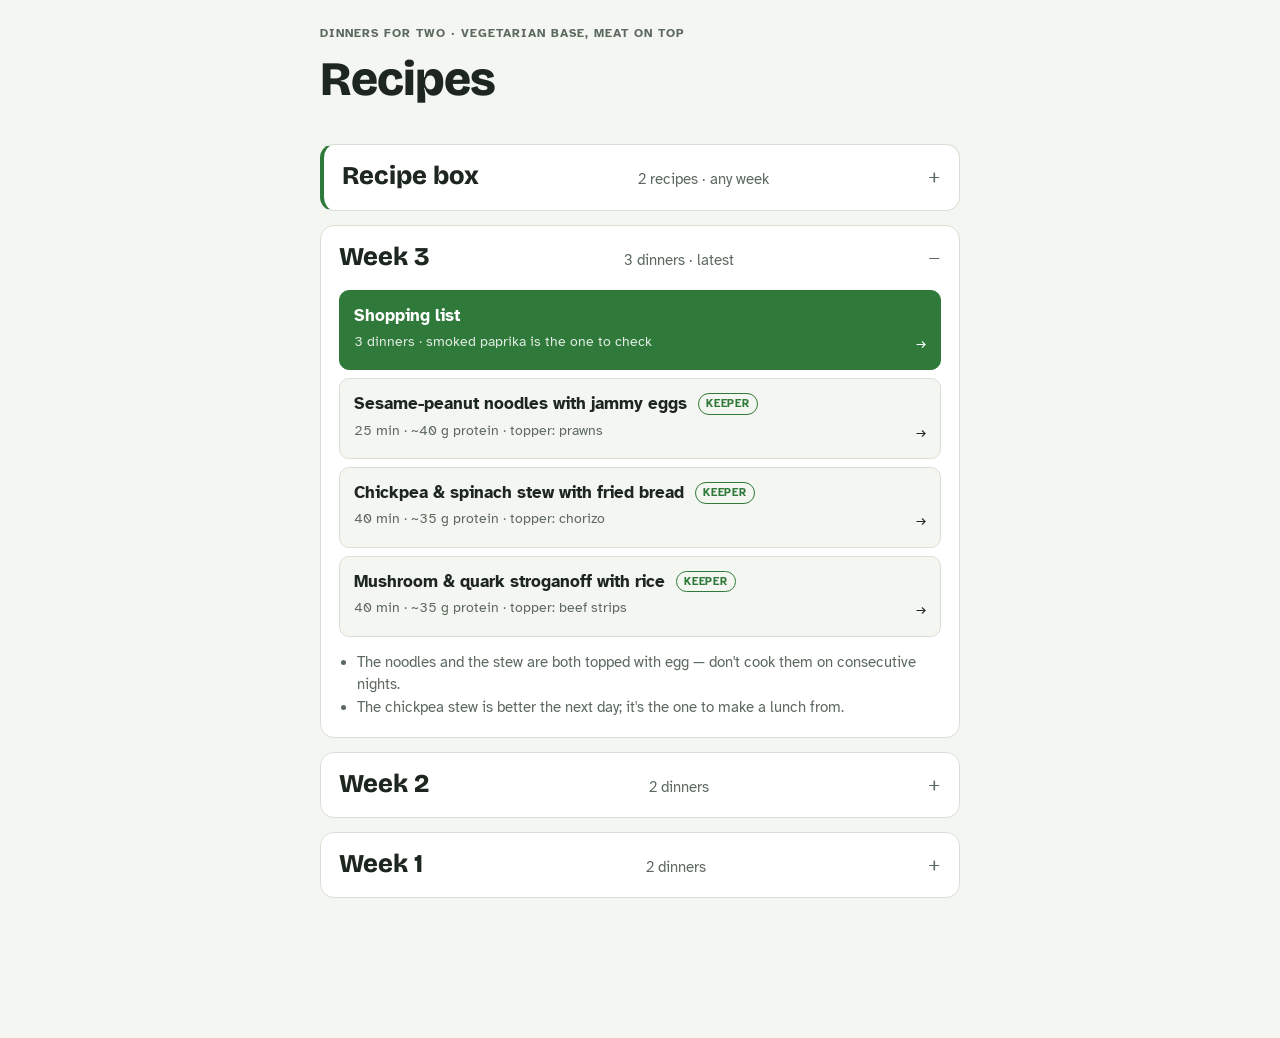
<file: index.html>
<!doctype html>
<html lang="en">
<head>
<meta charset="utf-8">
<meta name="viewport" content="width=device-width, initial-scale=1, viewport-fit=cover">
<title>Recipes</title>
<link rel="preconnect" href="https://fonts.googleapis.com">
<link rel="preconnect" href="https://fonts.gstatic.com" crossorigin>
<link rel="stylesheet" href="https://fonts.googleapis.com/css2?family=Bricolage+Grotesque:opsz,wght@12..96,600;12..96,800&family=Atkinson+Hyperlegible:ital,wght@0,400;0,700;1,400&family=IBM+Plex+Mono:wght@500;600&display=swap">
<link rel="icon" href="assets/icon.svg" type="image/svg+xml">
<link rel="apple-touch-icon" href="assets/apple-touch-icon.png">
<link rel="stylesheet" href="assets/recipe.css">
</head>
<body data-key="index">
<div class="wrap">
  <header>
    <div class="eyebrow">Dinners for two · vegetarian base, meat on top</div>
    <h1>Recipes</h1>
  </header>
  <div class="weeks">
    <details class="week box">
      <summary><span><span class="wk">Recipe box</span></span><span class="wk-meta">2 recipes · any week</span></summary>
      <div class="week-body">
      <a class="row" href="recipes/pasta-broccoli.html"><span class="row-name">Lemony broccoli pasta with halloumi or salmon <span class="badge keep">Keeper</span></span><span class="row-meta">25 min · ~45 g protein · topper: salmon</span><span class="row-go">→</span></a>
      <a class="row" href="recipes/pork-fried-rice.html"><span class="row-name">Pork fried rice with peas and egg</span><span class="row-meta">45 min · ~55 g protein</span><span class="row-go">→</span></a>
      </div>
    </details>
    <details class="week" open>
      <summary><span><span class="wk">Week 3</span></span><span class="wk-meta">3 dinners · latest</span></summary>
      <div class="week-body">
      <a class="row shop-row" href="week-03/shopping.html"><span class="row-name">Shopping list</span><span class="row-meta">3 dinners · smoked paprika is the one to check</span><span class="row-go">→</span></a>
      <a class="row" href="week-03/noodles.html"><span class="row-name">Sesame-peanut noodles with jammy eggs <span class="badge keep">Keeper</span></span><span class="row-meta">25 min · ~40 g protein · topper: prawns</span><span class="row-go">→</span></a>
      <a class="row" href="week-03/chickpea-stew.html"><span class="row-name">Chickpea & spinach stew with fried bread <span class="badge keep">Keeper</span></span><span class="row-meta">40 min · ~35 g protein · topper: chorizo</span><span class="row-go">→</span></a>
      <a class="row" href="week-03/stroganoff.html"><span class="row-name">Mushroom & quark stroganoff with rice <span class="badge keep">Keeper</span></span><span class="row-meta">40 min · ~35 g protein · topper: beef strips</span><span class="row-go">→</span></a>
      <ul class="week-notes"><li>The noodles and the stew are both topped with egg — don't cook them on consecutive nights.</li><li>The chickpea stew is better the next day; it's the one to make a lunch from.</li></ul>
      </div>
    </details>
    <details class="week">
      <summary><span><span class="wk">Week 2</span></span><span class="wk-meta">2 dinners</span></summary>
      <div class="week-body">
      <a class="row shop-row" href="week-02/shopping.html"><span class="row-name">Shopping list</span><span class="row-meta">includes two dropped dishes</span><span class="row-go">→</span></a>
      <a class="row" href="week-02/saag-paneer.html"><span class="row-name">Saag paneer with peas & basmati <span class="badge second">Keeper, 2nd tier</span></span><span class="row-meta">40 min · ~45 g protein · topper: chicken strips</span><span class="row-go">→</span></a>
      <div class="dropped"><s>Mapo tofu with mushrooms & rice</s> <span class="badge">Dropped</span></div>
      <a class="row" href="week-02/broccoli-soup.html"><span class="row-name">Broccoli & white bean soup with cheese toasties <span class="badge keep">Keeper</span></span><span class="row-meta">40 min · ~40 g protein · topper: ham in the toastie</span><span class="row-go">→</span></a>
      <div class="dropped"><s>Kartoffel-Blumenkohl-Auflauf</s> <span class="badge">Dropped</span></div>
      <ul class="week-notes"><li>Mapo tofu and the potato-cauliflower bake were dropped, so they have no page.</li></ul>
      </div>
    </details>
    <details class="week">
      <summary><span><span class="wk">Week 1</span></span><span class="wk-meta">2 dinners</span></summary>
      <div class="week-body">
      <a class="row shop-row" href="week-01/shopping.html"><span class="row-name">Shopping list</span><span class="row-meta">2 dinners</span><span class="row-go">→</span></a>
      <a class="row" href="week-01/gnocchi.html"><span class="row-name">Creamy white bean & spinach gnocchi <span class="badge keep">Keeper</span></span><span class="row-meta">35 min · ~44 g protein · topper: bacon or chorizo</span><span class="row-go">→</span></a>
      <a class="row" href="week-01/halloumi-bowl.html"><span class="row-name">Halloumi & crispy chickpea bowl <span class="badge keep">Keeper</span></span><span class="row-meta">40 min · ~50 g protein · topper: chicken breast</span><span class="row-go">→</span></a>
      <ul class="week-notes"><li>The couscous salad from the halloumi bowl is good cold the next day.</li></ul>
      </div>
    </details>
  </div>
</div>
</body>
</html>
</file>
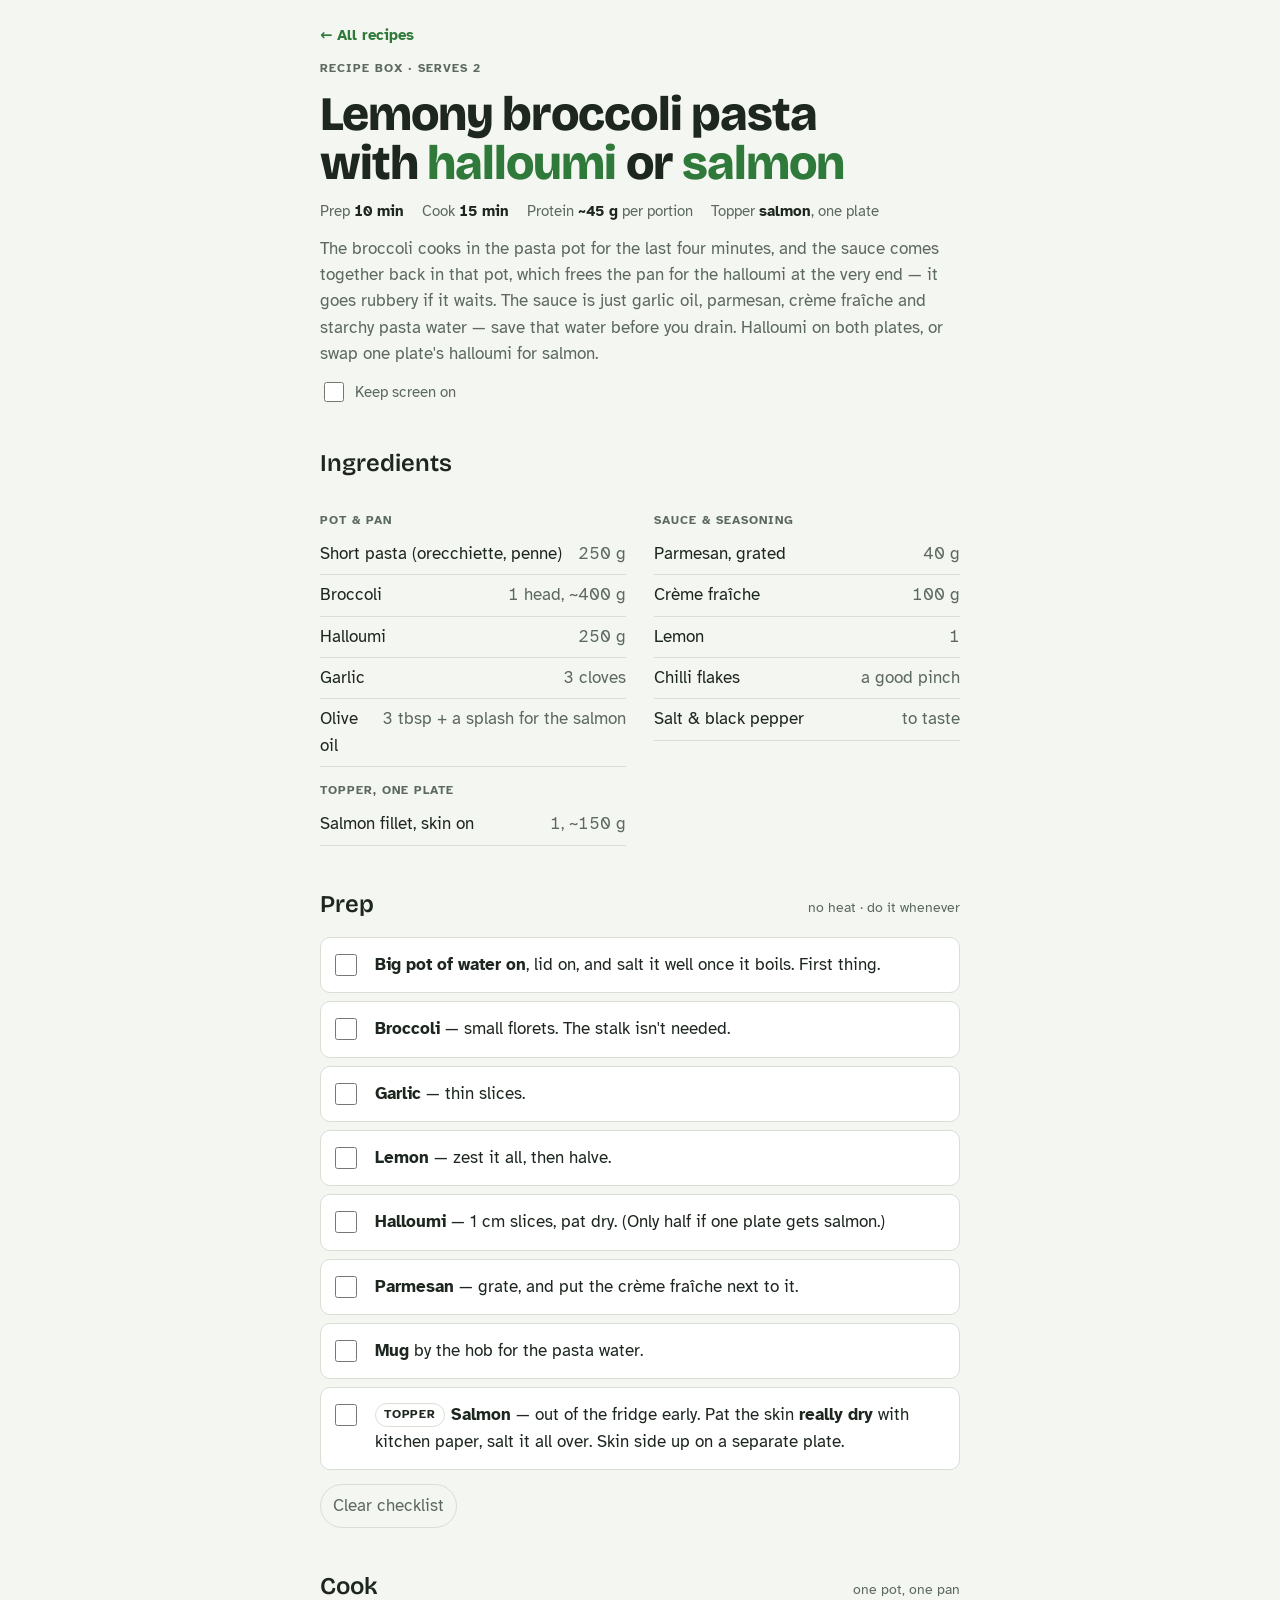
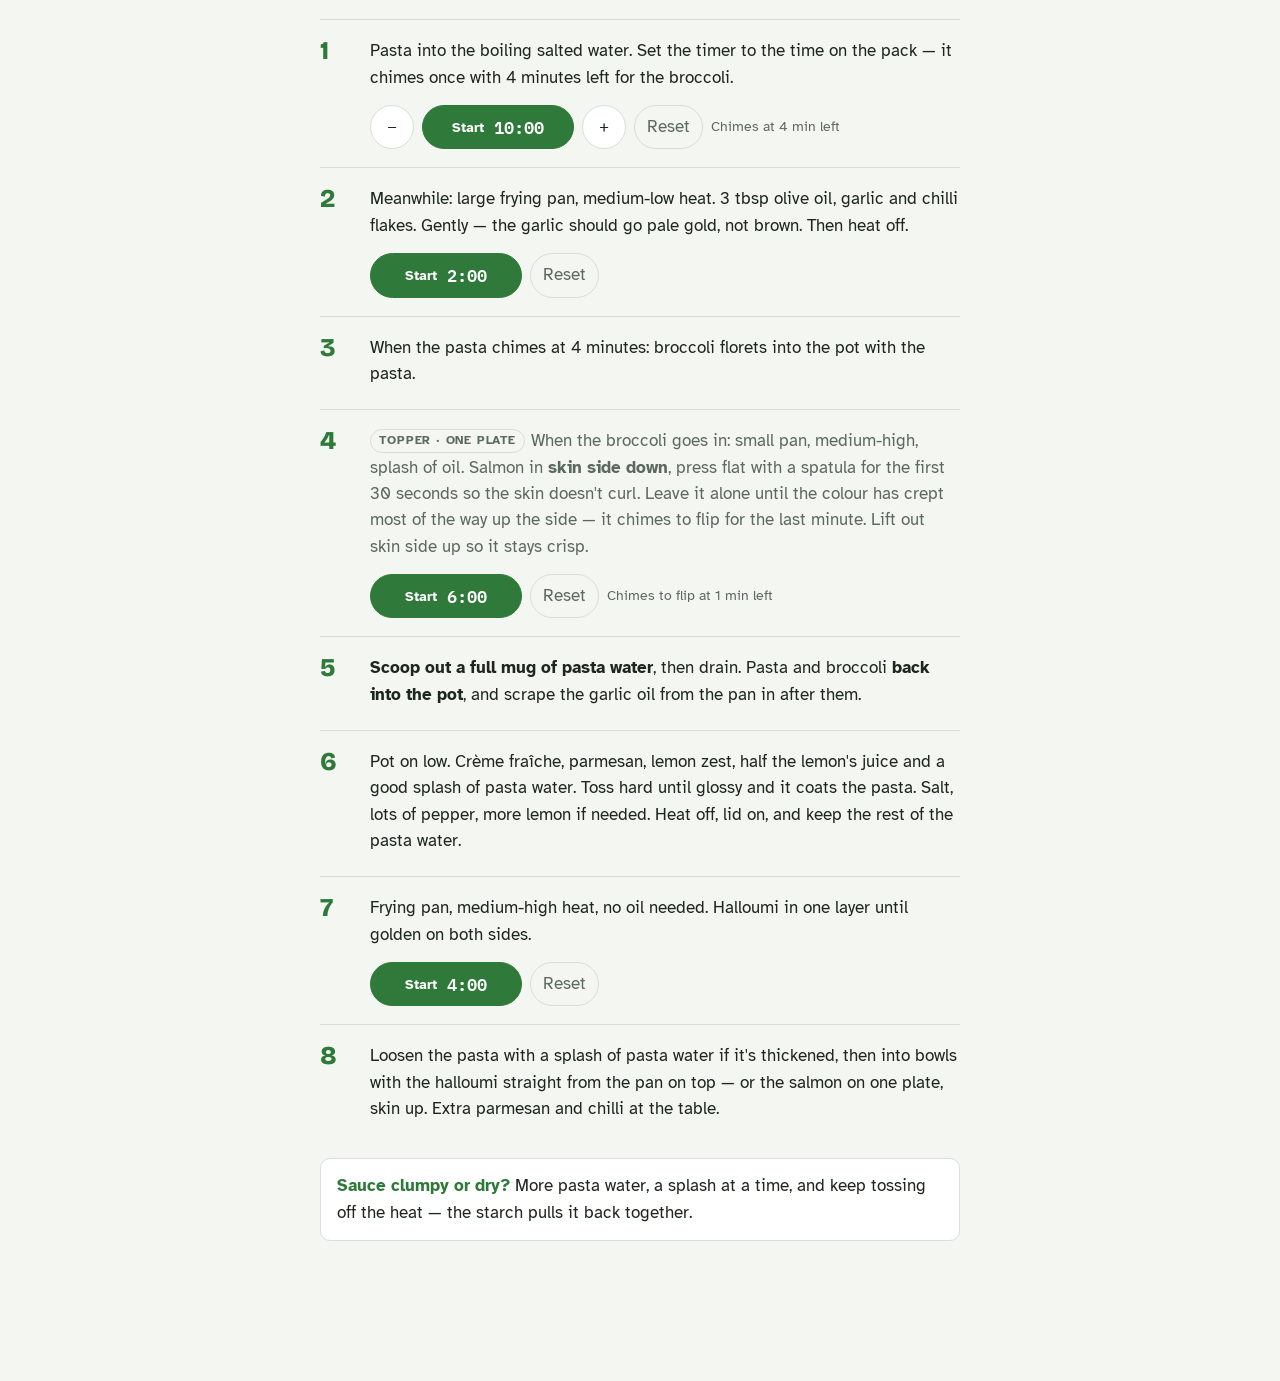
<file: recipes/pasta-broccoli.html>
<!doctype html>
<html lang="en">
<head>
<meta charset="utf-8">
<meta name="viewport" content="width=device-width, initial-scale=1, viewport-fit=cover">
<title>Lemony broccoli pasta with halloumi or salmon</title>
<link rel="preconnect" href="https://fonts.googleapis.com">
<link rel="preconnect" href="https://fonts.gstatic.com" crossorigin>
<link rel="stylesheet" href="https://fonts.googleapis.com/css2?family=Bricolage+Grotesque:opsz,wght@12..96,600;12..96,800&family=Atkinson+Hyperlegible:ital,wght@0,400;0,700;1,400&family=IBM+Plex+Mono:wght@500;600&display=swap">
<link rel="icon" href="../assets/icon.svg" type="image/svg+xml">
<link rel="apple-touch-icon" href="../assets/apple-touch-icon.png">
<link rel="stylesheet" href="../assets/recipe.css">
</head>
<body data-key="r-pasta-broccoli">
<div class="wrap">
  <header>
    <a class="back" href="../">← All recipes</a>
    <div class="eyebrow">Recipe box · serves 2</div>
    <h1>Lemony broccoli pasta with <em>halloumi</em> or <em>salmon</em></h1>
    <div class="meta">
      <span>Prep <b>10 min</b></span>
      <span>Cook <b>15 min</b></span>
      <span>Protein <b>~45 g</b> per portion</span>
      <span>Topper <b>salmon</b>, one plate</span>
    </div>
    <p class="intro">The broccoli cooks in the pasta pot for the last four minutes, and the sauce comes together back in that pot, which frees the pan for the halloumi at the very end — it goes rubbery if it waits. The sauce is just garlic oil, parmesan, crème fraîche and starchy pasta water — save that water before you drain. Halloumi on both plates, or swap one plate's halloumi for salmon.</p>
    <div class="tools">
      <label class="switch" for="wake"><input type="checkbox" id="wake"> Keep screen on</label>
      <span id="wake-msg" class="cue-note" hidden></span>
    </div>
  </header>

  <section aria-labelledby="ing-h">
    <h2 id="ing-h">Ingredients</h2>
    <div class="ingredients">
      <div>
        <h3>Pot & pan</h3>
        <ul>
          <li><span>Short pasta (orecchiette, penne)</span><span>250 g</span></li>
          <li><span>Broccoli</span><span>1 head, ~400 g</span></li>
          <li><span>Halloumi</span><span>250 g</span></li>
          <li><span>Garlic</span><span>3 cloves</span></li>
          <li><span>Olive oil</span><span>3 tbsp + a splash for the salmon</span></li>
        </ul>
        <h3>Topper, one plate</h3>
        <ul>
          <li><span>Salmon fillet, skin on</span><span>1, ~150 g</span></li>
        </ul>
      </div>
      <div>
        <h3>Sauce & seasoning</h3>
        <ul>
          <li><span>Parmesan, grated</span><span>40 g</span></li>
          <li><span>Crème fraîche</span><span>100 g</span></li>
          <li><span>Lemon</span><span>1</span></li>
          <li><span>Chilli flakes</span><span>a good pinch</span></li>
          <li><span>Salt & black pepper</span><span>to taste</span></li>
        </ul>
      </div>
    </div>
  </section>

  <section aria-labelledby="prep-h">
    <h2 id="prep-h">Prep <small>no heat · do it whenever</small></h2>
    <ul class="checklist" data-checklist="prep">
      <li><label for="p1"><input type="checkbox" id="p1"><div><strong>Big pot of water on</strong>, lid on, and salt it well once it boils. First thing.</div></label></li>
      <li><label for="p2"><input type="checkbox" id="p2"><div><strong>Broccoli</strong> — small florets. The stalk isn't needed.</div></label></li>
      <li><label for="p3"><input type="checkbox" id="p3"><div><strong>Garlic</strong> — thin slices.</div></label></li>
      <li><label for="p4"><input type="checkbox" id="p4"><div><strong>Lemon</strong> — zest it all, then halve.</div></label></li>
      <li><label for="p5"><input type="checkbox" id="p5"><div><strong>Halloumi</strong> — 1 cm slices, pat dry. (Only half if one plate gets salmon.)</div></label></li>
      <li><label for="p6"><input type="checkbox" id="p6"><div><strong>Parmesan</strong> — grate, and put the crème fraîche next to it.</div></label></li>
      <li><label for="p7"><input type="checkbox" id="p7"><div><strong>Mug</strong> by the hob for the pasta water.</div></label></li>
      <li><label for="p8"><input type="checkbox" id="p8"><div><span class="tag">Topper</span><strong>Salmon</strong> — out of the fridge early. Pat the skin <strong>really dry</strong> with kitchen paper, salt it all over. Skin side up on a separate plate.</div></label></li>
    </ul>
    <div><button type="button" class="ghost" data-clear="prep">Clear checklist</button></div>
  </section>

  <section aria-labelledby="cook-h">
    <h2 id="cook-h">Cook <small>one pot, one pan</small></h2>
    <ol class="steps">
      <li>
        <p>Pasta into the boiling salted water. Set the timer to the time on the pack — it chimes once with 4 minutes left for the broccoli.</p>
        <div class="timer-row"><button type="button" class="adj" data-adj="pasta" data-delta="-30" aria-label="30 seconds less">−</button><button type="button" class="timer" data-id="pasta" data-label="Pasta" data-secs="600" data-cue="240" data-cue-text="Broccoli florets in now"></button><button type="button" class="adj" data-adj="pasta" data-delta="30" aria-label="30 seconds more">+</button><button type="button" class="ghost" data-reset="pasta">Reset</button><span class="cue-note" id="cue-pasta">Chimes at 4 min left</span></div>
      </li>
      <li>
        <p>Meanwhile: large frying pan, medium-low heat. 3 tbsp olive oil, garlic and chilli flakes. Gently — the garlic should go pale gold, not brown. Then heat off.</p>
        <div class="timer-row"><button type="button" class="timer" data-id="garlic" data-label="Garlic" data-secs="120"></button><button type="button" class="ghost" data-reset="garlic">Reset</button></div>
      </li>
      <li>
        <p>When the pasta chimes at 4 minutes: broccoli florets into the pot with the pasta.</p>
      </li>
      <li class="topper">
        <p><span class="tag">Topper · one plate</span>When the broccoli goes in: small pan, medium-high, splash of oil. Salmon in <strong>skin side down</strong>, press flat with a spatula for the first 30 seconds so the skin doesn't curl. Leave it alone until the colour has crept most of the way up the side — it chimes to flip for the last minute. Lift out skin side up so it stays crisp.</p>
        <div class="timer-row"><button type="button" class="timer" data-id="topper" data-label="Salmon" data-secs="360" data-cue="60" data-cue-text="Flip the salmon"></button><button type="button" class="ghost" data-reset="topper">Reset</button><span class="cue-note" id="cue-topper">Chimes to flip at 1 min left</span></div>
      </li>
      <li>
        <p><strong>Scoop out a full mug of pasta water</strong>, then drain. Pasta and broccoli <strong>back into the pot</strong>, and scrape the garlic oil from the pan in after them.</p>
      </li>
      <li>
        <p>Pot on low. Crème fraîche, parmesan, lemon zest, half the lemon's juice and a good splash of pasta water. Toss hard until glossy and it coats the pasta. Salt, lots of pepper, more lemon if needed. Heat off, lid on, and keep the rest of the pasta water.</p>
      </li>
      <li>
        <p>Frying pan, medium-high heat, no oil needed. Halloumi in one layer until golden on both sides.</p>
        <div class="timer-row"><button type="button" class="timer" data-id="halloumi" data-label="Halloumi" data-secs="240"></button><button type="button" class="ghost" data-reset="halloumi">Reset</button></div>
      </li>
      <li>
        <p>Loosen the pasta with a splash of pasta water if it's thickened, then into bowls with the halloumi straight from the pan on top — or the salmon on one plate, skin up. Extra parmesan and chilli at the table.</p>
      </li>
    </ol>
    <p class="fix"><b>Sauce clumpy or dry?</b> More pasta water, a splash at a time, and keep tossing off the heat — the starch pulls it back together.</p>
  </section>
</div>

<div class="tray" id="tray" hidden><div class="tray-inner" id="tray-inner"></div></div>
<script src="../assets/recipe.js"></script>
</body>
</html>
</file>
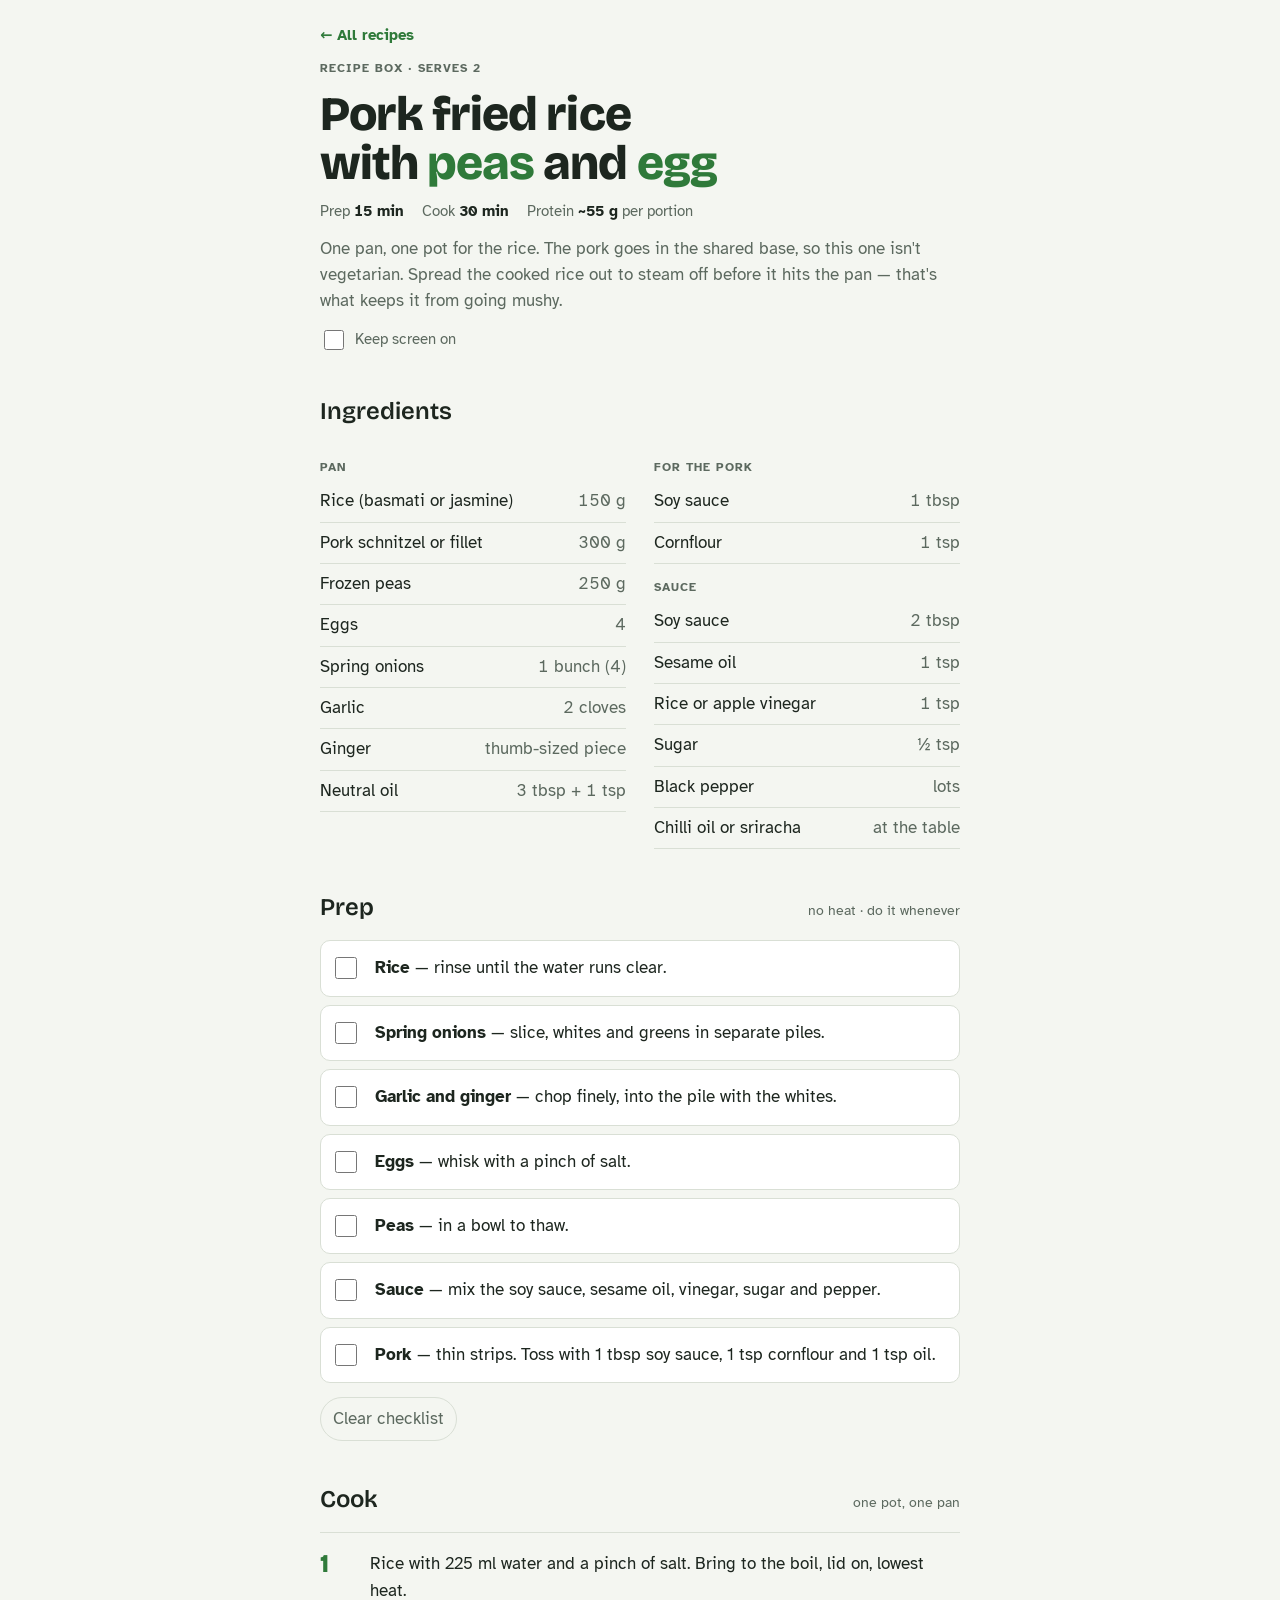
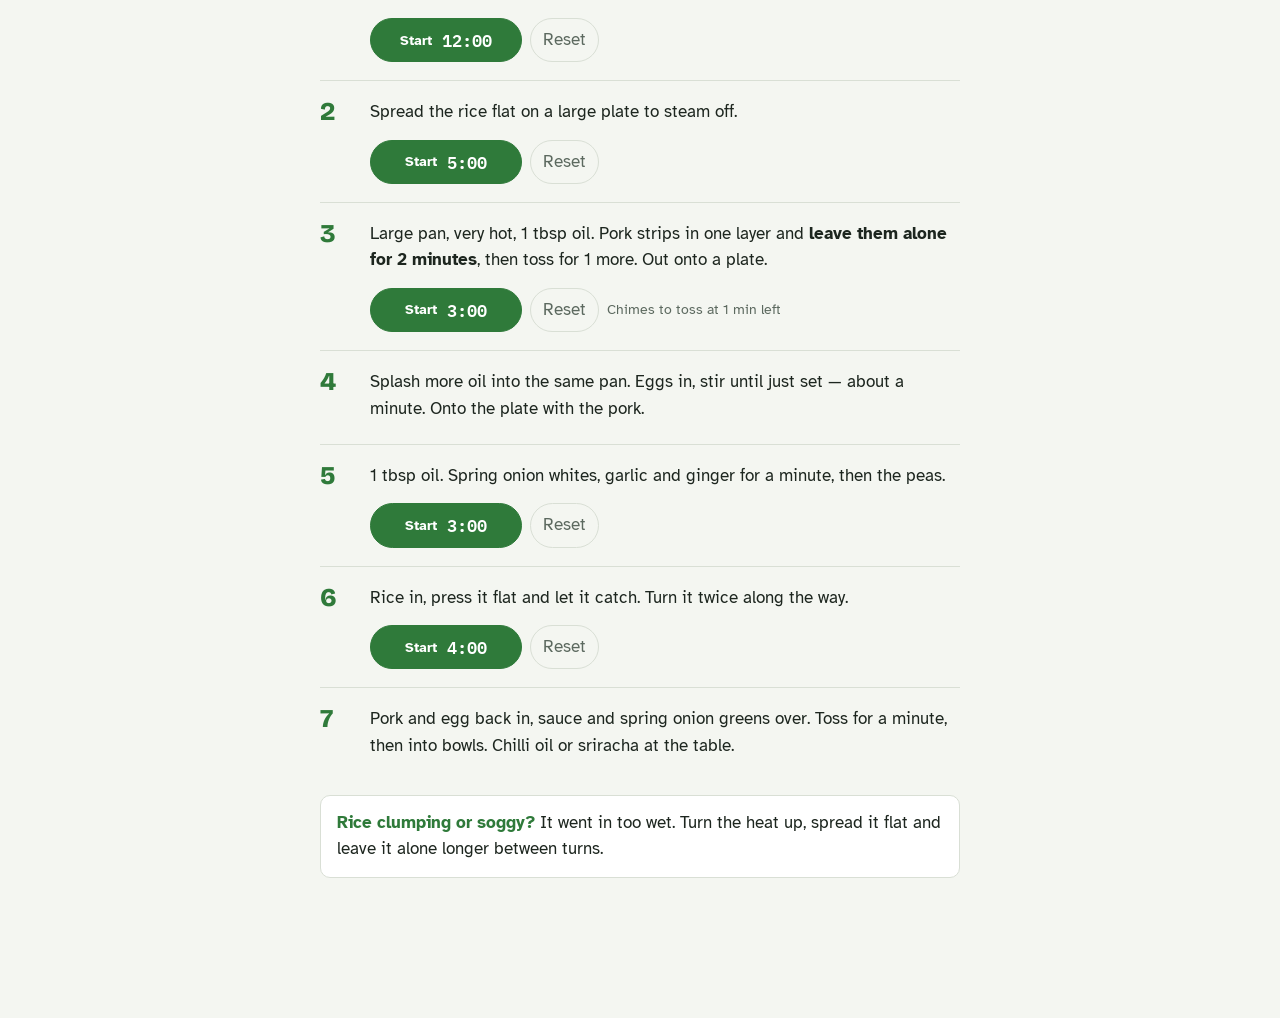
<file: recipes/pork-fried-rice.html>
<!doctype html>
<html lang="en">
<head>
<meta charset="utf-8">
<meta name="viewport" content="width=device-width, initial-scale=1, viewport-fit=cover">
<title>Pork fried rice with peas and egg</title>
<link rel="preconnect" href="https://fonts.googleapis.com">
<link rel="preconnect" href="https://fonts.gstatic.com" crossorigin>
<link rel="stylesheet" href="https://fonts.googleapis.com/css2?family=Bricolage+Grotesque:opsz,wght@12..96,600;12..96,800&family=Atkinson+Hyperlegible:ital,wght@0,400;0,700;1,400&family=IBM+Plex+Mono:wght@500;600&display=swap">
<link rel="icon" href="../assets/icon.svg" type="image/svg+xml">
<link rel="apple-touch-icon" href="../assets/apple-touch-icon.png">
<link rel="stylesheet" href="../assets/recipe.css">
</head>
<body data-key="r-pork-fried-rice">
<div class="wrap">
  <header>
    <a class="back" href="../">← All recipes</a>
    <div class="eyebrow">Recipe box · serves 2</div>
    <h1>Pork fried rice with <em>peas</em> and <em>egg</em></h1>
    <div class="meta">
      <span>Prep <b>15 min</b></span>
      <span>Cook <b>30 min</b></span>
      <span>Protein <b>~55 g</b> per portion</span>
    </div>
    <p class="intro">One pan, one pot for the rice. The pork goes in the shared base, so this one isn't vegetarian. Spread the cooked rice out to steam off before it hits the pan — that's what keeps it from going mushy.</p>
    <div class="tools">
      <label class="switch" for="wake"><input type="checkbox" id="wake"> Keep screen on</label>
      <span id="wake-msg" class="cue-note" hidden></span>
    </div>
  </header>

  <section aria-labelledby="ing-h">
    <h2 id="ing-h">Ingredients</h2>
    <div class="ingredients">
      <div>
        <h3>Pan</h3>
        <ul>
          <li><span>Rice (basmati or jasmine)</span><span>150 g</span></li>
          <li><span>Pork schnitzel or fillet</span><span>300 g</span></li>
          <li><span>Frozen peas</span><span>250 g</span></li>
          <li><span>Eggs</span><span>4</span></li>
          <li><span>Spring onions</span><span>1 bunch (4)</span></li>
          <li><span>Garlic</span><span>2 cloves</span></li>
          <li><span>Ginger</span><span>thumb-sized piece</span></li>
          <li><span>Neutral oil</span><span>3 tbsp + 1 tsp</span></li>
        </ul>
      </div>
      <div>
        <h3>For the pork</h3>
        <ul>
          <li><span>Soy sauce</span><span>1 tbsp</span></li>
          <li><span>Cornflour</span><span>1 tsp</span></li>
        </ul>
        <h3>Sauce</h3>
        <ul>
          <li><span>Soy sauce</span><span>2 tbsp</span></li>
          <li><span>Sesame oil</span><span>1 tsp</span></li>
          <li><span>Rice or apple vinegar</span><span>1 tsp</span></li>
          <li><span>Sugar</span><span>½ tsp</span></li>
          <li><span>Black pepper</span><span>lots</span></li>
          <li><span>Chilli oil or sriracha</span><span>at the table</span></li>
        </ul>
      </div>
    </div>
  </section>

  <section aria-labelledby="prep-h">
    <h2 id="prep-h">Prep <small>no heat · do it whenever</small></h2>
    <ul class="checklist" data-checklist="prep">
      <li><label for="p1"><input type="checkbox" id="p1"><div><strong>Rice</strong> — rinse until the water runs clear.</div></label></li>
      <li><label for="p2"><input type="checkbox" id="p2"><div><strong>Spring onions</strong> — slice, whites and greens in separate piles.</div></label></li>
      <li><label for="p3"><input type="checkbox" id="p3"><div><strong>Garlic and ginger</strong> — chop finely, into the pile with the whites.</div></label></li>
      <li><label for="p4"><input type="checkbox" id="p4"><div><strong>Eggs</strong> — whisk with a pinch of salt.</div></label></li>
      <li><label for="p5"><input type="checkbox" id="p5"><div><strong>Peas</strong> — in a bowl to thaw.</div></label></li>
      <li><label for="p6"><input type="checkbox" id="p6"><div><strong>Sauce</strong> — mix the soy sauce, sesame oil, vinegar, sugar and pepper.</div></label></li>
      <li><label for="p7"><input type="checkbox" id="p7"><div><strong>Pork</strong> — thin strips. Toss with 1 tbsp soy sauce, 1 tsp cornflour and 1 tsp oil.</div></label></li>
    </ul>
    <div><button type="button" class="ghost" data-clear="prep">Clear checklist</button></div>
  </section>

  <section aria-labelledby="cook-h">
    <h2 id="cook-h">Cook <small>one pot, one pan</small></h2>
    <ol class="steps">
      <li>
        <p>Rice with 225 ml water and a pinch of salt. Bring to the boil, lid on, lowest heat.</p>
        <div class="timer-row"><button type="button" class="timer" data-id="rice" data-label="Rice" data-secs="720"></button><button type="button" class="ghost" data-reset="rice">Reset</button></div>
      </li>
      <li>
        <p>Spread the rice flat on a large plate to steam off.</p>
        <div class="timer-row"><button type="button" class="timer" data-id="steam" data-label="Steam off" data-secs="300"></button><button type="button" class="ghost" data-reset="steam">Reset</button></div>
      </li>
      <li>
        <p>Large pan, very hot, 1 tbsp oil. Pork strips in one layer and <strong>leave them alone for 2 minutes</strong>, then toss for 1 more. Out onto a plate.</p>
        <div class="timer-row"><button type="button" class="timer" data-id="pork" data-label="Pork" data-secs="180" data-cue="60" data-cue-text="Toss the pork"></button><button type="button" class="ghost" data-reset="pork">Reset</button><span class="cue-note" id="cue-pork">Chimes to toss at 1 min left</span></div>
      </li>
      <li>
        <p>Splash more oil into the same pan. Eggs in, stir until just set — about a minute. Onto the plate with the pork.</p>
      </li>
      <li>
        <p>1 tbsp oil. Spring onion whites, garlic and ginger for a minute, then the peas.</p>
        <div class="timer-row"><button type="button" class="timer" data-id="peas" data-label="Peas" data-secs="180"></button><button type="button" class="ghost" data-reset="peas">Reset</button></div>
      </li>
      <li>
        <p>Rice in, press it flat and let it catch. Turn it twice along the way.</p>
        <div class="timer-row"><button type="button" class="timer" data-id="fry" data-label="Fry rice" data-secs="240"></button><button type="button" class="ghost" data-reset="fry">Reset</button></div>
      </li>
      <li>
        <p>Pork and egg back in, sauce and spring onion greens over. Toss for a minute, then into bowls. Chilli oil or sriracha at the table.</p>
      </li>
    </ol>
    <p class="fix"><b>Rice clumping or soggy?</b> It went in too wet. Turn the heat up, spread it flat and leave it alone longer between turns.</p>
  </section>
</div>

<div class="tray" id="tray" hidden><div class="tray-inner" id="tray-inner"></div></div>
<script src="../assets/recipe.js"></script>
</body>
</html>
</file>
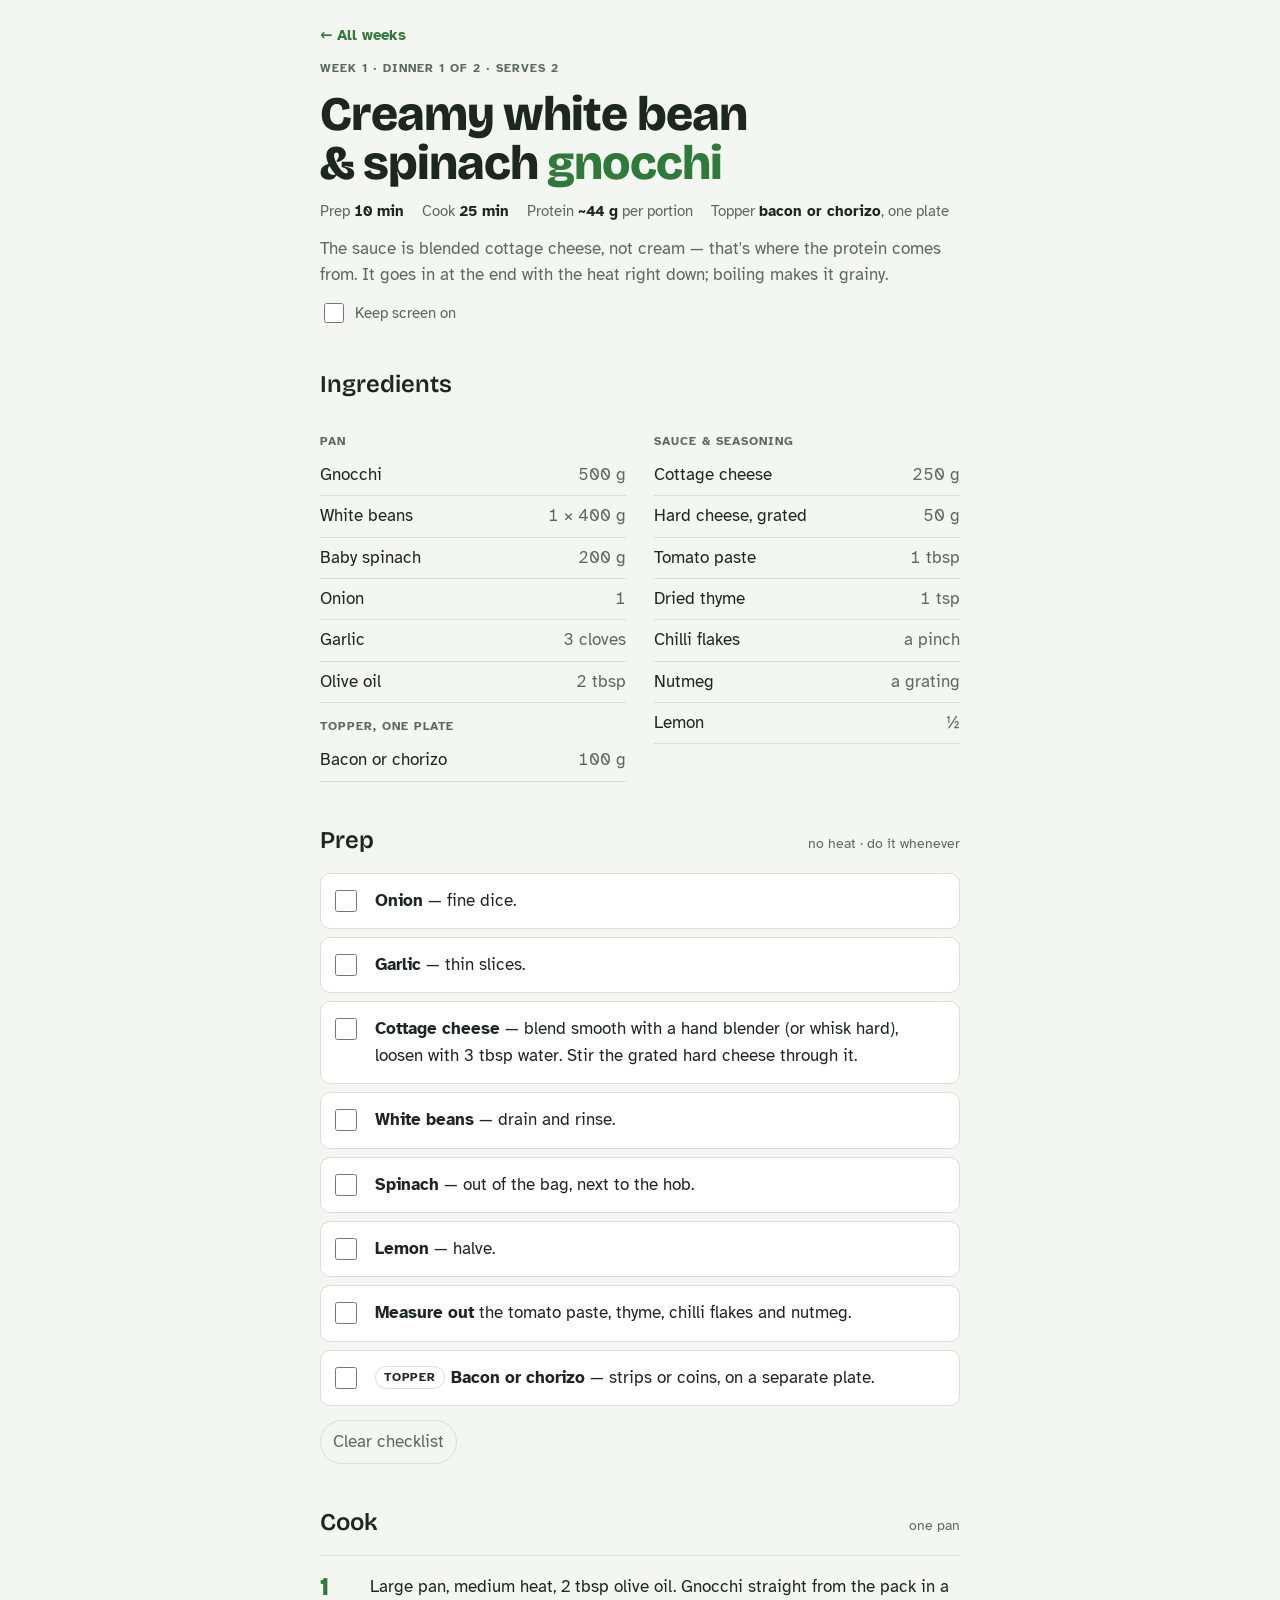
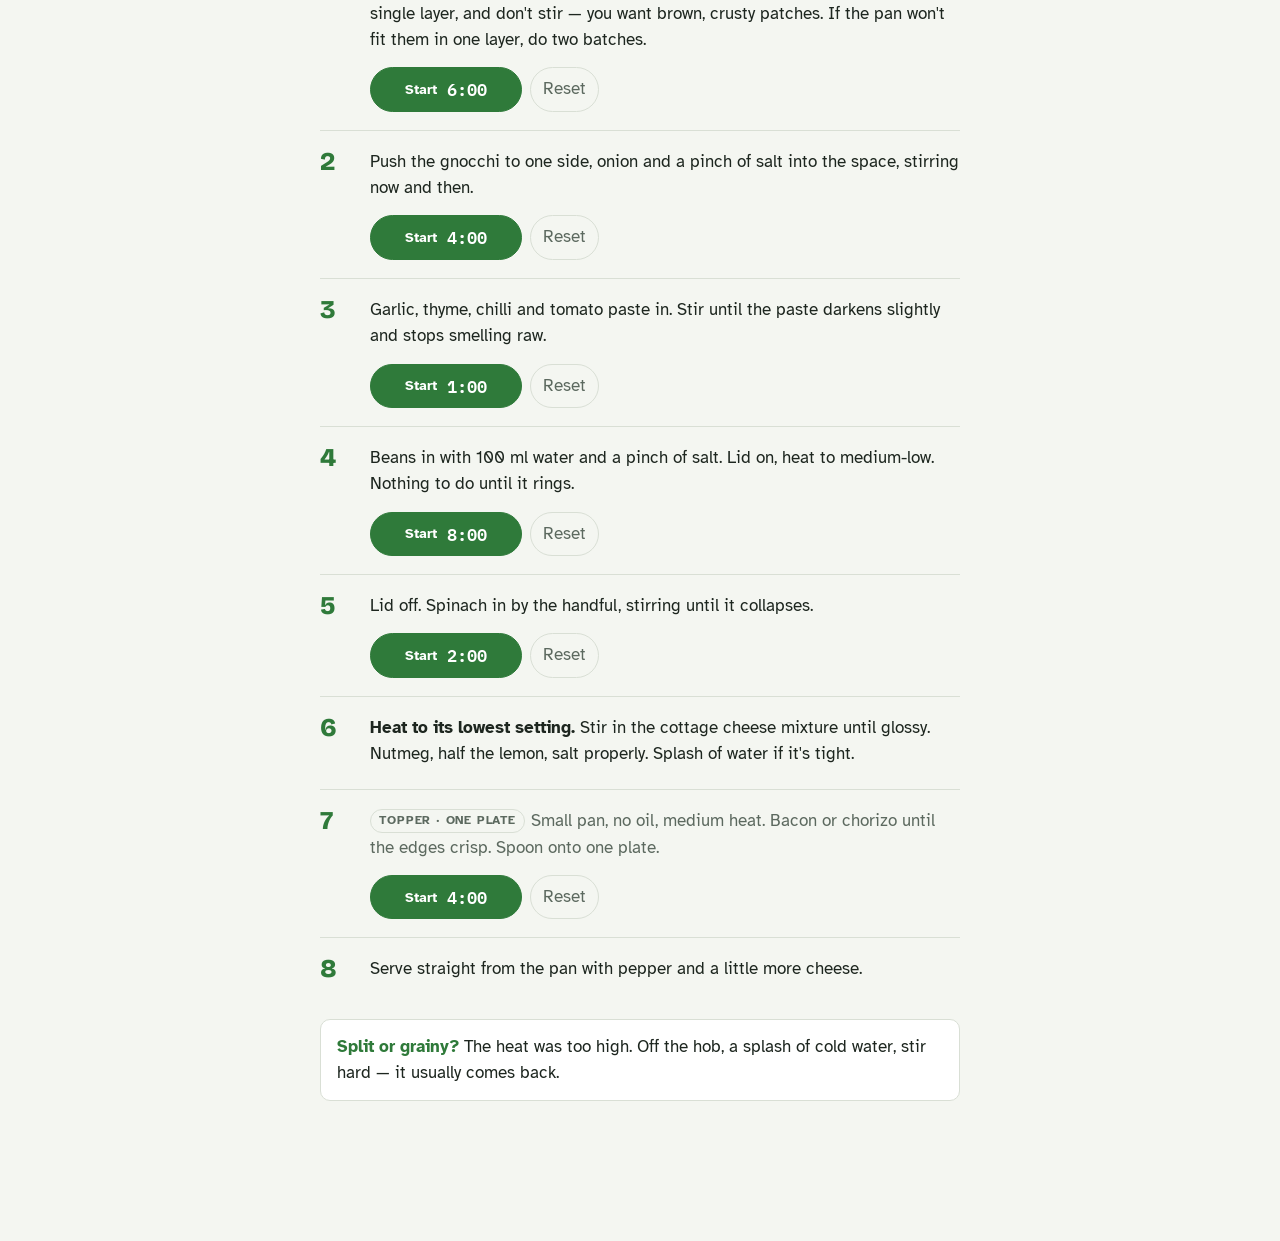
<file: week-01/gnocchi.html>
<!doctype html>
<html lang="en">
<head>
<meta charset="utf-8">
<meta name="viewport" content="width=device-width, initial-scale=1, viewport-fit=cover">
<title>Creamy white bean &amp; spinach gnocchi</title>
<link rel="preconnect" href="https://fonts.googleapis.com">
<link rel="preconnect" href="https://fonts.gstatic.com" crossorigin>
<link rel="stylesheet" href="https://fonts.googleapis.com/css2?family=Bricolage+Grotesque:opsz,wght@12..96,600;12..96,800&family=Atkinson+Hyperlegible:ital,wght@0,400;0,700;1,400&family=IBM+Plex+Mono:wght@500;600&display=swap">
<link rel="icon" href="../assets/icon.svg" type="image/svg+xml">
<link rel="apple-touch-icon" href="../assets/apple-touch-icon.png">
<link rel="stylesheet" href="../assets/recipe.css">
</head>
<body data-key="w01-gnocchi">
<div class="wrap">
  <header>
    <a class="back" href="../">← All weeks</a>
    <div class="eyebrow">Week 1 · Dinner 1 of 2 · serves 2</div>
    <h1>Creamy white bean &amp; spinach <em>gnocchi</em></h1>
    <div class="meta">
      <span>Prep <b>10 min</b></span>
      <span>Cook <b>25 min</b></span>
      <span>Protein <b>~44 g</b> per portion</span>
      <span>Topper <b>bacon or chorizo</b>, one plate</span>
    </div>
    <p class="intro">The sauce is blended cottage cheese, not cream — that's where the protein comes from. It goes in at the end with the heat right down; boiling makes it grainy.</p>
    <div class="tools">
      <label class="switch" for="wake"><input type="checkbox" id="wake"> Keep screen on</label>
      <span id="wake-msg" class="cue-note" hidden></span>
    </div>
  </header>

  <section aria-labelledby="ing-h">
    <h2 id="ing-h">Ingredients</h2>
    <div class="ingredients">
      <div>
        <h3>Pan</h3>
        <ul>
          <li><span>Gnocchi</span><span>500 g</span></li>
          <li><span>White beans</span><span>1 × 400 g</span></li>
          <li><span>Baby spinach</span><span>200 g</span></li>
          <li><span>Onion</span><span>1</span></li>
          <li><span>Garlic</span><span>3 cloves</span></li>
          <li><span>Olive oil</span><span>2 tbsp</span></li>
        </ul>
        <h3>Topper, one plate</h3>
        <ul>
          <li><span>Bacon or chorizo</span><span>100 g</span></li>
        </ul>
      </div>
      <div>
        <h3>Sauce & seasoning</h3>
        <ul>
          <li><span>Cottage cheese</span><span>250 g</span></li>
          <li><span>Hard cheese, grated</span><span>50 g</span></li>
          <li><span>Tomato paste</span><span>1 tbsp</span></li>
          <li><span>Dried thyme</span><span>1 tsp</span></li>
          <li><span>Chilli flakes</span><span>a pinch</span></li>
          <li><span>Nutmeg</span><span>a grating</span></li>
          <li><span>Lemon</span><span>½</span></li>
        </ul>
      </div>
    </div>
  </section>

  <section aria-labelledby="prep-h">
    <h2 id="prep-h">Prep <small>no heat · do it whenever</small></h2>
    <ul class="checklist" data-checklist="prep">
      <li><label for="p1"><input type="checkbox" id="p1"><div><strong>Onion</strong> — fine dice.</div></label></li>
      <li><label for="p2"><input type="checkbox" id="p2"><div><strong>Garlic</strong> — thin slices.</div></label></li>
      <li><label for="p3"><input type="checkbox" id="p3"><div><strong>Cottage cheese</strong> — blend smooth with a hand blender (or whisk hard), loosen with 3 tbsp water. Stir the grated hard cheese through it.</div></label></li>
      <li><label for="p4"><input type="checkbox" id="p4"><div><strong>White beans</strong> — drain and rinse.</div></label></li>
      <li><label for="p5"><input type="checkbox" id="p5"><div><strong>Spinach</strong> — out of the bag, next to the hob.</div></label></li>
      <li><label for="p6"><input type="checkbox" id="p6"><div><strong>Lemon</strong> — halve.</div></label></li>
      <li><label for="p7"><input type="checkbox" id="p7"><div><strong>Measure out</strong> the tomato paste, thyme, chilli flakes and nutmeg.</div></label></li>
      <li><label for="p8"><input type="checkbox" id="p8"><div><span class="tag">Topper</span><strong>Bacon or chorizo</strong> — strips or coins, on a separate plate.</div></label></li>
    </ul>
    <div><button type="button" class="ghost" data-clear="prep">Clear checklist</button></div>
  </section>

  <section aria-labelledby="cook-h">
    <h2 id="cook-h">Cook <small>one pan</small></h2>
    <ol class="steps">
      <li>
        <p>Large pan, medium heat, 2 tbsp olive oil. Gnocchi straight from the pack in a single layer, and don't stir — you want brown, crusty patches. If the pan won't fit them in one layer, do two batches.</p>
        <div class="timer-row"><button type="button" class="timer" data-id="gnocchi" data-label="Gnocchi" data-secs="360"></button><button type="button" class="ghost" data-reset="gnocchi">Reset</button></div>
      </li>
      <li>
        <p>Push the gnocchi to one side, onion and a pinch of salt into the space, stirring now and then.</p>
        <div class="timer-row"><button type="button" class="timer" data-id="onion" data-label="Onion" data-secs="240"></button><button type="button" class="ghost" data-reset="onion">Reset</button></div>
      </li>
      <li>
        <p>Garlic, thyme, chilli and tomato paste in. Stir until the paste darkens slightly and stops smelling raw.</p>
        <div class="timer-row"><button type="button" class="timer" data-id="paste" data-label="Paste" data-secs="60"></button><button type="button" class="ghost" data-reset="paste">Reset</button></div>
      </li>
      <li>
        <p>Beans in with 100 ml water and a pinch of salt. Lid on, heat to medium-low. Nothing to do until it rings.</p>
        <div class="timer-row"><button type="button" class="timer" data-id="beans" data-label="Beans" data-secs="480"></button><button type="button" class="ghost" data-reset="beans">Reset</button></div>
      </li>
      <li>
        <p>Lid off. Spinach in by the handful, stirring until it collapses.</p>
        <div class="timer-row"><button type="button" class="timer" data-id="spinach" data-label="Spinach" data-secs="120"></button><button type="button" class="ghost" data-reset="spinach">Reset</button></div>
      </li>
      <li>
        <p><strong>Heat to its lowest setting.</strong> Stir in the cottage cheese mixture until glossy. Nutmeg, half the lemon, salt properly. Splash of water if it's tight.</p>
      </li>
      <li class="topper">
        <p><span class="tag">Topper · one plate</span>Small pan, no oil, medium heat. Bacon or chorizo until the edges crisp. Spoon onto one plate.</p>
        <div class="timer-row"><button type="button" class="timer" data-id="topper" data-label="Bacon" data-secs="240"></button><button type="button" class="ghost" data-reset="topper">Reset</button></div>
      </li>
      <li>
        <p>Serve straight from the pan with pepper and a little more cheese.</p>
      </li>
    </ol>
    <p class="fix"><b>Split or grainy?</b> The heat was too high. Off the hob, a splash of cold water, stir hard — it usually comes back.</p>
  </section>
</div>

<div class="tray" id="tray" hidden><div class="tray-inner" id="tray-inner"></div></div>
<script src="../assets/recipe.js"></script>
</body>
</html>
</file>
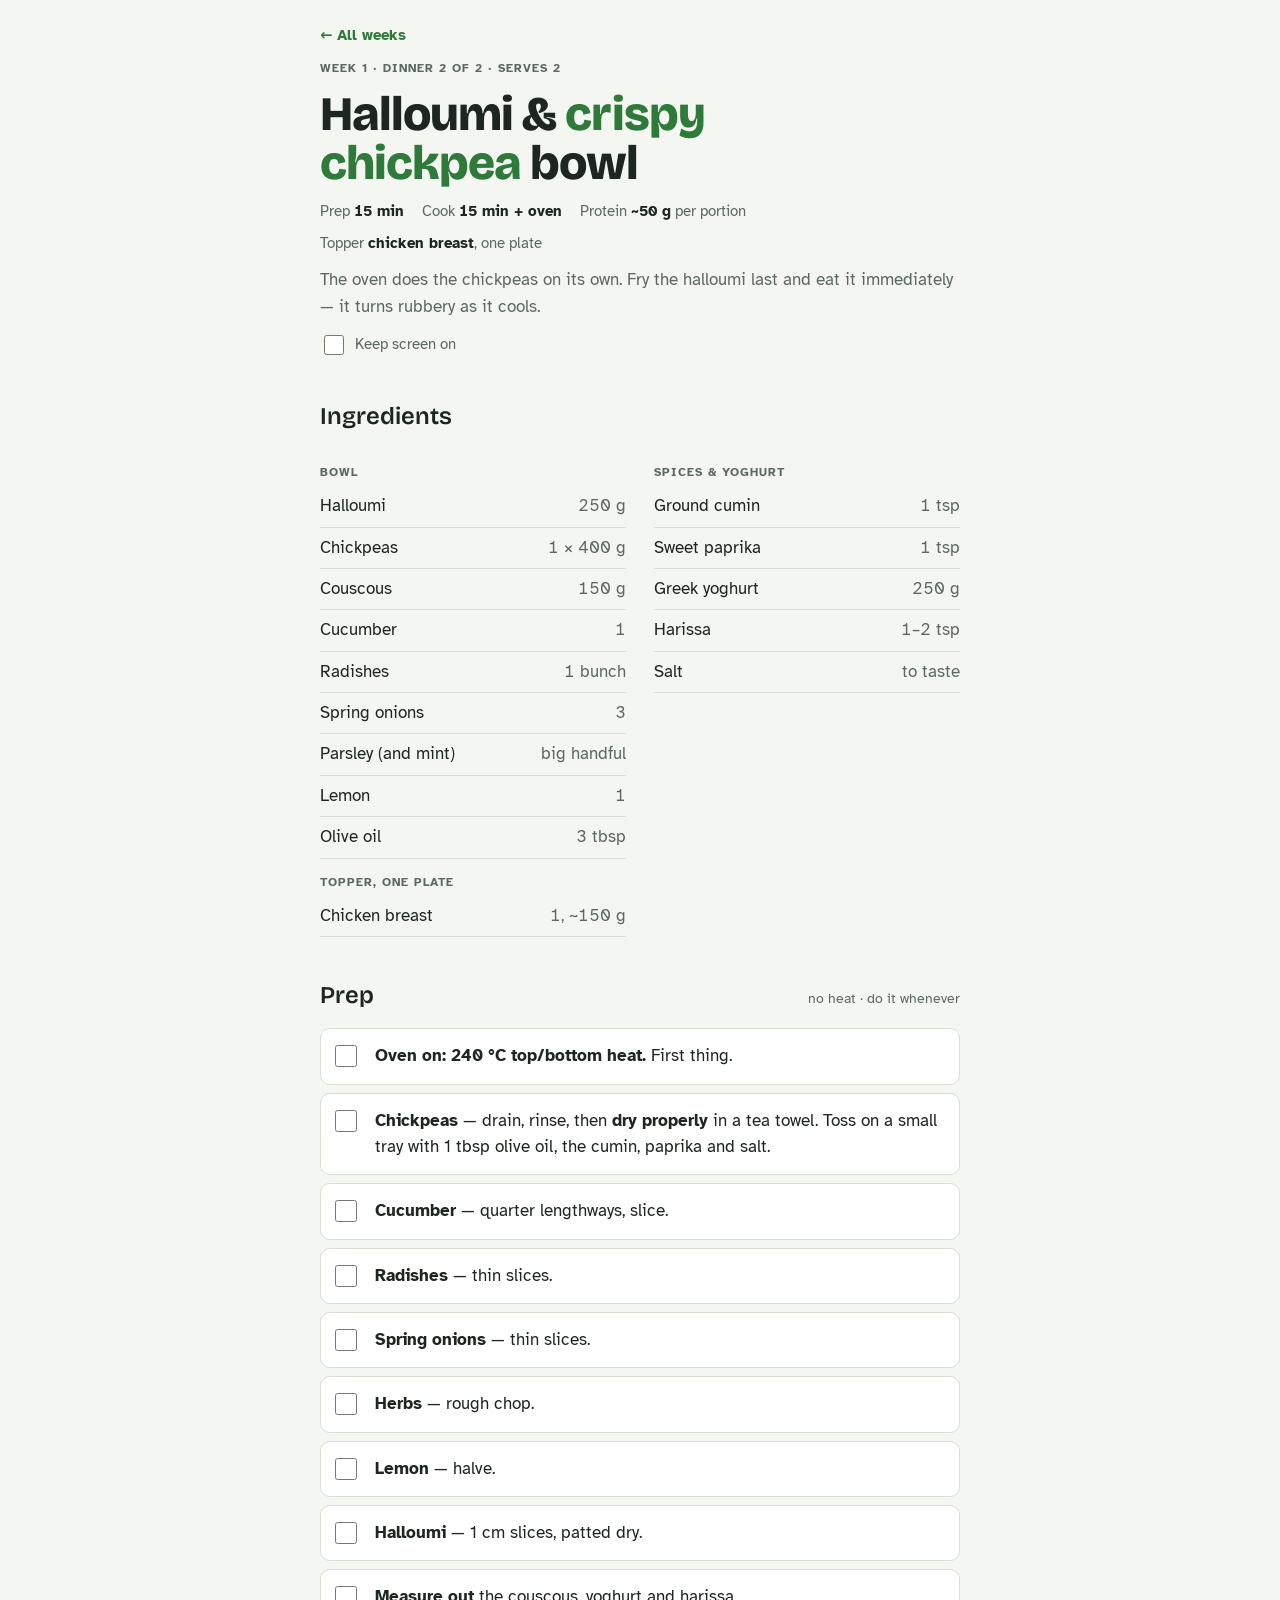
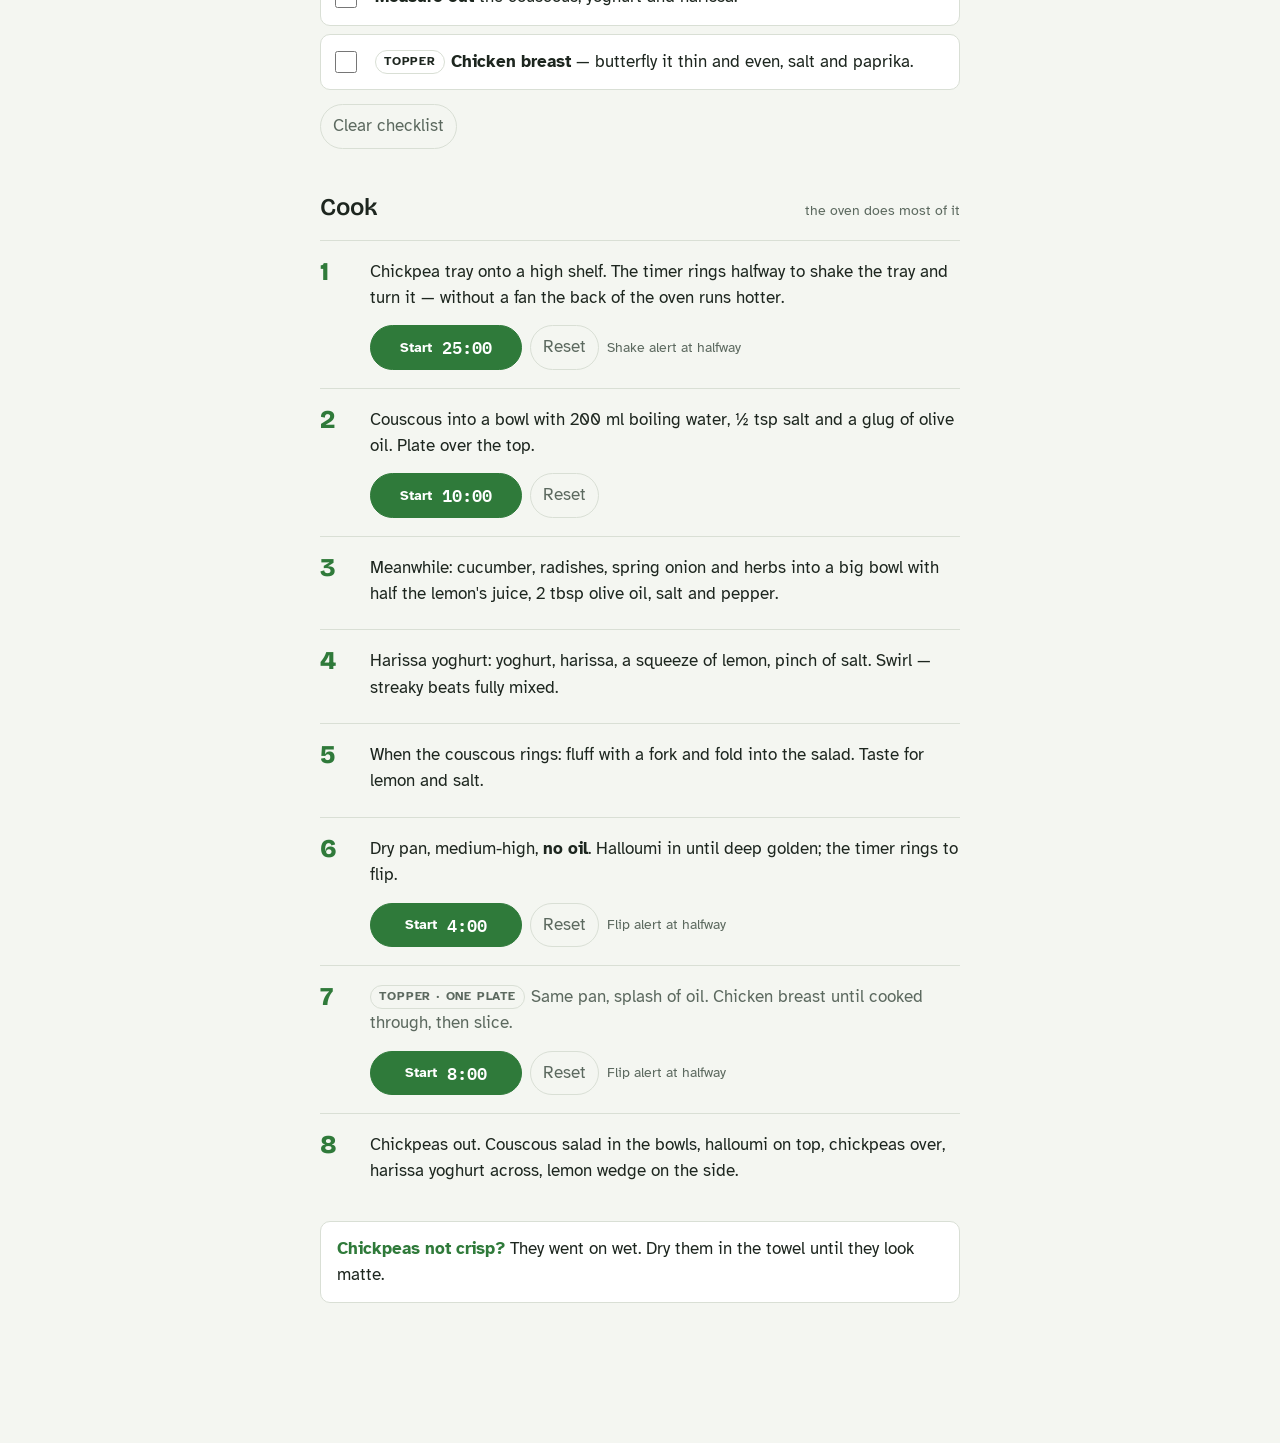
<file: week-01/halloumi-bowl.html>
<!doctype html>
<html lang="en">
<head>
<meta charset="utf-8">
<meta name="viewport" content="width=device-width, initial-scale=1, viewport-fit=cover">
<title>Halloumi &amp; crispy chickpea bowl</title>
<link rel="preconnect" href="https://fonts.googleapis.com">
<link rel="preconnect" href="https://fonts.gstatic.com" crossorigin>
<link rel="stylesheet" href="https://fonts.googleapis.com/css2?family=Bricolage+Grotesque:opsz,wght@12..96,600;12..96,800&family=Atkinson+Hyperlegible:ital,wght@0,400;0,700;1,400&family=IBM+Plex+Mono:wght@500;600&display=swap">
<link rel="icon" href="../assets/icon.svg" type="image/svg+xml">
<link rel="apple-touch-icon" href="../assets/apple-touch-icon.png">
<link rel="stylesheet" href="../assets/recipe.css">
</head>
<body data-key="w01-halloumi-bowl">
<div class="wrap">
  <header>
    <a class="back" href="../">← All weeks</a>
    <div class="eyebrow">Week 1 · Dinner 2 of 2 · serves 2</div>
    <h1>Halloumi &amp; <em>crispy chickpea</em> bowl</h1>
    <div class="meta">
      <span>Prep <b>15 min</b></span>
      <span>Cook <b>15 min + oven</b></span>
      <span>Protein <b>~50 g</b> per portion</span>
      <span>Topper <b>chicken breast</b>, one plate</span>
    </div>
    <p class="intro">The oven does the chickpeas on its own. Fry the halloumi last and eat it immediately — it turns rubbery as it cools.</p>
    <div class="tools">
      <label class="switch" for="wake"><input type="checkbox" id="wake"> Keep screen on</label>
      <span id="wake-msg" class="cue-note" hidden></span>
    </div>
  </header>

  <section aria-labelledby="ing-h">
    <h2 id="ing-h">Ingredients</h2>
    <div class="ingredients">
      <div>
        <h3>Bowl</h3>
        <ul>
          <li><span>Halloumi</span><span>250 g</span></li>
          <li><span>Chickpeas</span><span>1 × 400 g</span></li>
          <li><span>Couscous</span><span>150 g</span></li>
          <li><span>Cucumber</span><span>1</span></li>
          <li><span>Radishes</span><span>1 bunch</span></li>
          <li><span>Spring onions</span><span>3</span></li>
          <li><span>Parsley (and mint)</span><span>big handful</span></li>
          <li><span>Lemon</span><span>1</span></li>
          <li><span>Olive oil</span><span>3 tbsp</span></li>
        </ul>
        <h3>Topper, one plate</h3>
        <ul>
          <li><span>Chicken breast</span><span>1, ~150 g</span></li>
        </ul>
      </div>
      <div>
        <h3>Spices & yoghurt</h3>
        <ul>
          <li><span>Ground cumin</span><span>1 tsp</span></li>
          <li><span>Sweet paprika</span><span>1 tsp</span></li>
          <li><span>Greek yoghurt</span><span>250 g</span></li>
          <li><span>Harissa</span><span>1–2 tsp</span></li>
          <li><span>Salt</span><span>to taste</span></li>
        </ul>
      </div>
    </div>
  </section>

  <section aria-labelledby="prep-h">
    <h2 id="prep-h">Prep <small>no heat · do it whenever</small></h2>
    <ul class="checklist" data-checklist="prep">
      <li><label for="p1"><input type="checkbox" id="p1"><div><strong>Oven on: 240 °C top/bottom heat.</strong> First thing.</div></label></li>
      <li><label for="p2"><input type="checkbox" id="p2"><div><strong>Chickpeas</strong> — drain, rinse, then <strong>dry properly</strong> in a tea towel. Toss on a small tray with 1 tbsp olive oil, the cumin, paprika and salt.</div></label></li>
      <li><label for="p3"><input type="checkbox" id="p3"><div><strong>Cucumber</strong> — quarter lengthways, slice.</div></label></li>
      <li><label for="p4"><input type="checkbox" id="p4"><div><strong>Radishes</strong> — thin slices.</div></label></li>
      <li><label for="p5"><input type="checkbox" id="p5"><div><strong>Spring onions</strong> — thin slices.</div></label></li>
      <li><label for="p6"><input type="checkbox" id="p6"><div><strong>Herbs</strong> — rough chop.</div></label></li>
      <li><label for="p7"><input type="checkbox" id="p7"><div><strong>Lemon</strong> — halve.</div></label></li>
      <li><label for="p8"><input type="checkbox" id="p8"><div><strong>Halloumi</strong> — 1 cm slices, patted dry.</div></label></li>
      <li><label for="p9"><input type="checkbox" id="p9"><div><strong>Measure out</strong> the couscous, yoghurt and harissa.</div></label></li>
      <li><label for="p10"><input type="checkbox" id="p10"><div><span class="tag">Topper</span><strong>Chicken breast</strong> — butterfly it thin and even, salt and paprika.</div></label></li>
    </ul>
    <div><button type="button" class="ghost" data-clear="prep">Clear checklist</button></div>
  </section>

  <section aria-labelledby="cook-h">
    <h2 id="cook-h">Cook <small>the oven does most of it</small></h2>
    <ol class="steps">
      <li>
        <p>Chickpea tray onto a high shelf. The timer rings halfway to shake the tray and turn it — without a fan the back of the oven runs hotter.</p>
        <div class="timer-row"><button type="button" class="timer" data-id="chickpeas" data-label="Chickpeas" data-secs="1500" data-cue="750" data-cue-text="Shake and turn the chickpea tray"></button><button type="button" class="ghost" data-reset="chickpeas">Reset</button><span class="cue-note" id="cue-chickpeas">Shake alert at halfway</span></div>
      </li>
      <li>
        <p>Couscous into a bowl with 200 ml boiling water, ½ tsp salt and a glug of olive oil. Plate over the top.</p>
        <div class="timer-row"><button type="button" class="timer" data-id="couscous" data-label="Couscous" data-secs="600"></button><button type="button" class="ghost" data-reset="couscous">Reset</button></div>
      </li>
      <li>
        <p>Meanwhile: cucumber, radishes, spring onion and herbs into a big bowl with half the lemon's juice, 2 tbsp olive oil, salt and pepper.</p>
      </li>
      <li>
        <p>Harissa yoghurt: yoghurt, harissa, a squeeze of lemon, pinch of salt. Swirl — streaky beats fully mixed.</p>
      </li>
      <li>
        <p>When the couscous rings: fluff with a fork and fold into the salad. Taste for lemon and salt.</p>
      </li>
      <li>
        <p>Dry pan, medium-high, <strong>no oil</strong>. Halloumi in until deep golden; the timer rings to flip.</p>
        <div class="timer-row"><button type="button" class="timer" data-id="halloumi" data-label="Halloumi" data-secs="240" data-cue="120" data-cue-text="Flip the halloumi"></button><button type="button" class="ghost" data-reset="halloumi">Reset</button><span class="cue-note" id="cue-halloumi">Flip alert at halfway</span></div>
      </li>
      <li class="topper">
        <p><span class="tag">Topper · one plate</span>Same pan, splash of oil. Chicken breast until cooked through, then slice.</p>
        <div class="timer-row"><button type="button" class="timer" data-id="chicken" data-label="Chicken" data-secs="480" data-cue="240" data-cue-text="Flip the chicken"></button><button type="button" class="ghost" data-reset="chicken">Reset</button><span class="cue-note" id="cue-chicken">Flip alert at halfway</span></div>
      </li>
      <li>
        <p>Chickpeas out. Couscous salad in the bowls, halloumi on top, chickpeas over, harissa yoghurt across, lemon wedge on the side.</p>
      </li>
    </ol>
    <p class="fix"><b>Chickpeas not crisp?</b> They went on wet. Dry them in the towel until they look matte.</p>
  </section>
</div>

<div class="tray" id="tray" hidden><div class="tray-inner" id="tray-inner"></div></div>
<script src="../assets/recipe.js"></script>
</body>
</html>
</file>
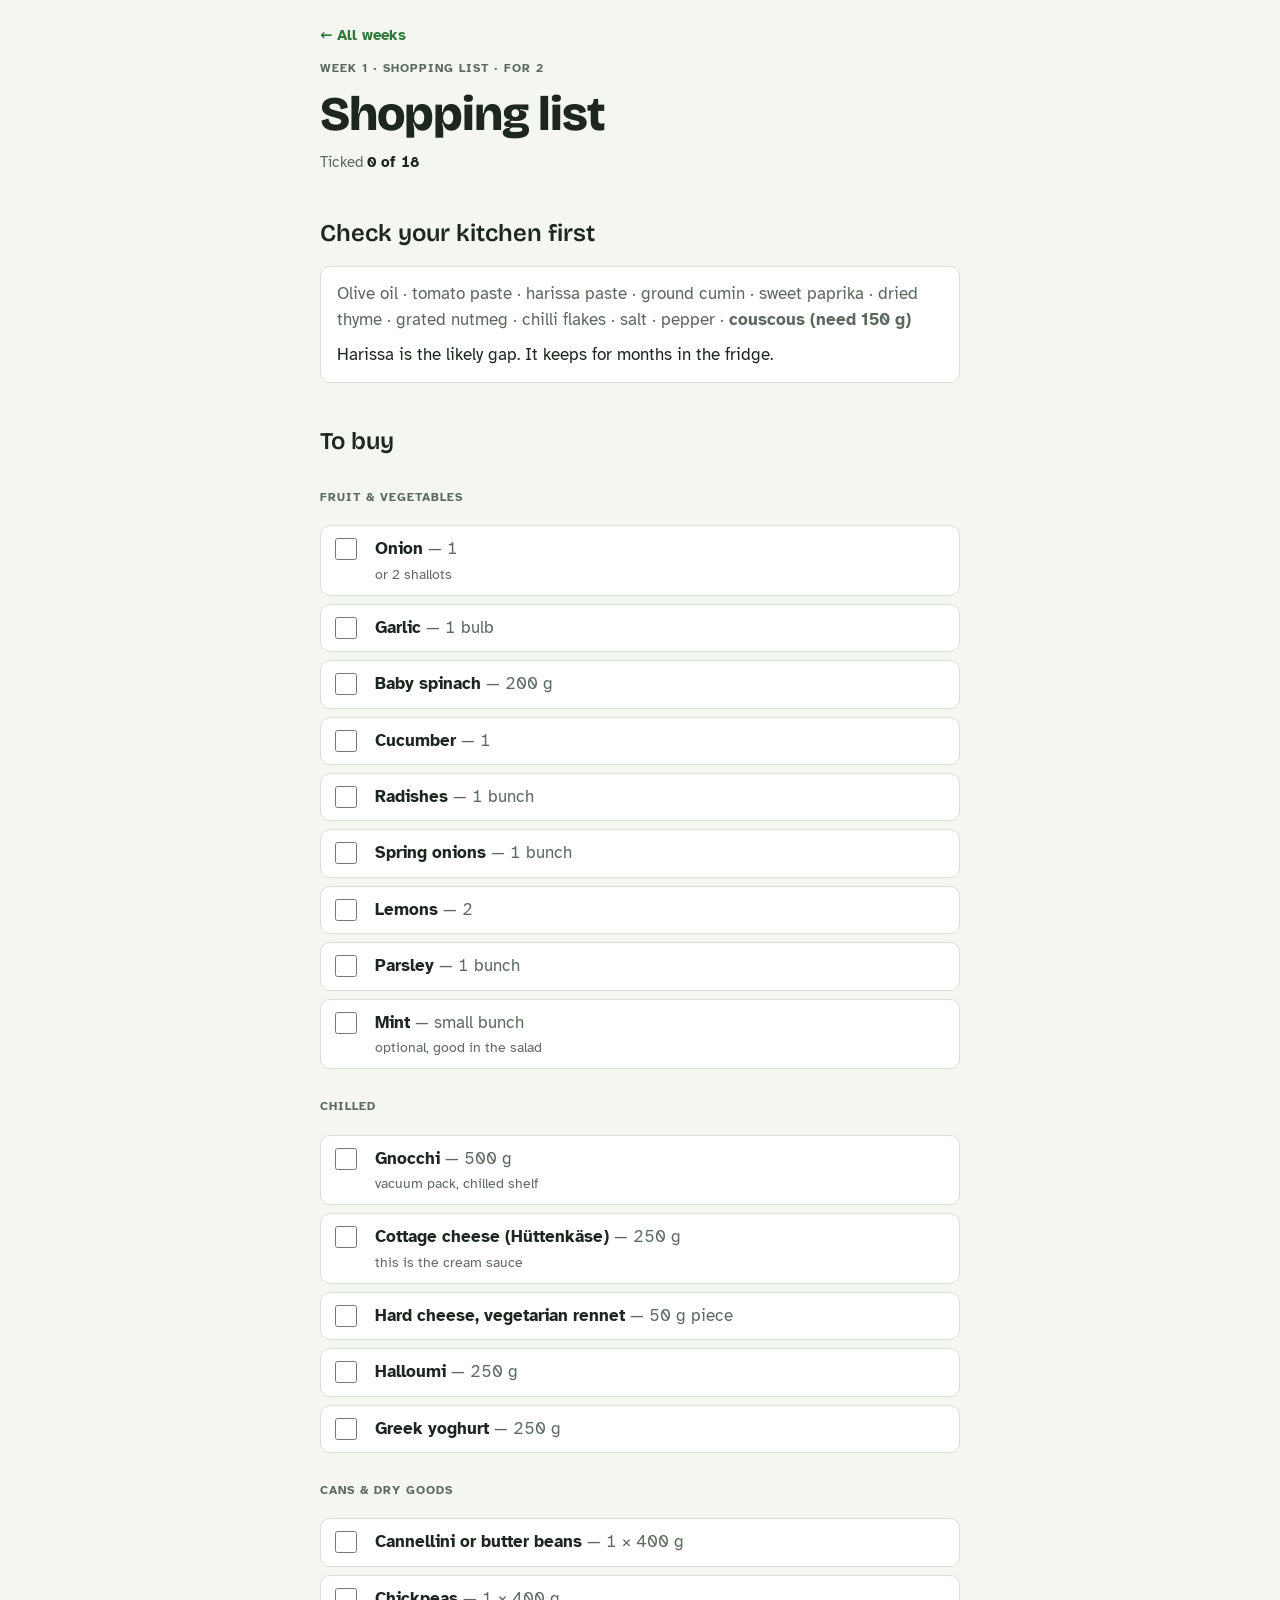
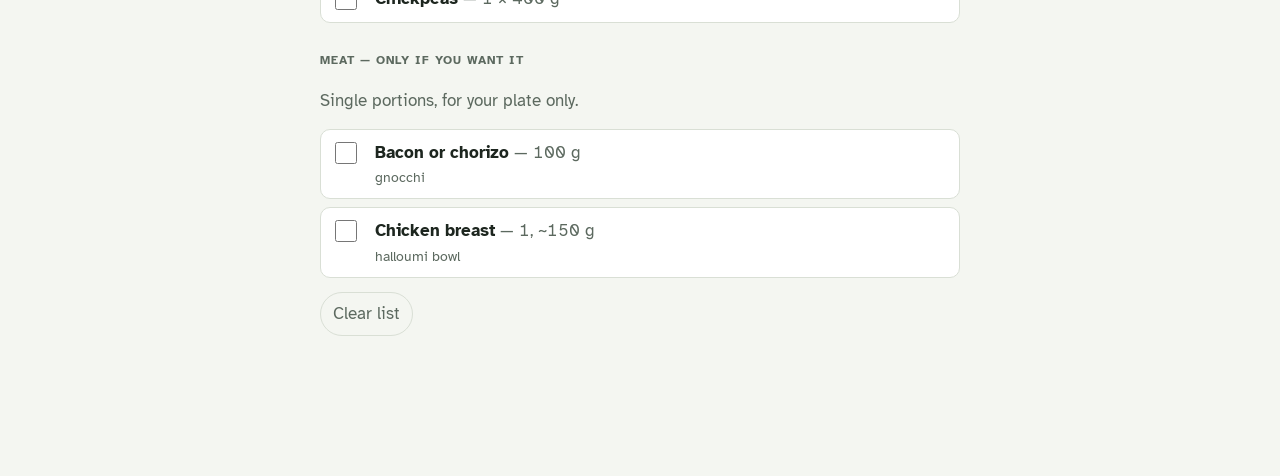
<file: week-01/shopping.html>
<!doctype html>
<html lang="en">
<head>
<meta charset="utf-8">
<meta name="viewport" content="width=device-width, initial-scale=1, viewport-fit=cover">
<title>Week 1 Shopping</title>
<link rel="preconnect" href="https://fonts.googleapis.com">
<link rel="preconnect" href="https://fonts.gstatic.com" crossorigin>
<link rel="stylesheet" href="https://fonts.googleapis.com/css2?family=Bricolage+Grotesque:opsz,wght@12..96,600;12..96,800&family=Atkinson+Hyperlegible:ital,wght@0,400;0,700;1,400&family=IBM+Plex+Mono:wght@500;600&display=swap">
<link rel="icon" href="../assets/icon.svg" type="image/svg+xml">
<link rel="apple-touch-icon" href="../assets/apple-touch-icon.png">
<link rel="stylesheet" href="../assets/recipe.css">
</head>
<body data-key="w01-shopping">
<div class="wrap">
  <header>
    <a class="back" href="../">← All weeks</a>
    <div class="eyebrow">Week 1 · shopping list · for 2</div>
    <h1>Shopping list</h1>
    <div class="meta"><span>Ticked <b data-count-for="shop">0 of 18</b></span></div>
  </header>

  <section aria-labelledby="check-h">
    <h2 id="check-h">Check your kitchen first</h2>
    <div class="staples">
      <p class="list">Olive oil · tomato paste · harissa paste · ground cumin · sweet paprika · dried thyme · grated nutmeg · chilli flakes · salt · pepper · <strong>couscous (need 150 g)</strong></p>
    <p>Harissa is the likely gap. It keeps for months in the fridge.</p>
    </div>
  </section>

  <section aria-labelledby="buy-h" class="shop">
    <h2 id="buy-h">To buy</h2>
    <h3>Fruit & vegetables</h3>
    <ul class="checklist compact" data-checklist="shop">
      <li><label for="s1"><input type="checkbox" id="s1"><div><strong>Onion</strong> <span class="qty">— 1</span><span class="note">or 2 shallots</span></div></label></li>
      <li><label for="s2"><input type="checkbox" id="s2"><div><strong>Garlic</strong> <span class="qty">— 1 bulb</span></div></label></li>
      <li><label for="s3"><input type="checkbox" id="s3"><div><strong>Baby spinach</strong> <span class="qty">— 200 g</span></div></label></li>
      <li><label for="s4"><input type="checkbox" id="s4"><div><strong>Cucumber</strong> <span class="qty">— 1</span></div></label></li>
      <li><label for="s5"><input type="checkbox" id="s5"><div><strong>Radishes</strong> <span class="qty">— 1 bunch</span></div></label></li>
      <li><label for="s6"><input type="checkbox" id="s6"><div><strong>Spring onions</strong> <span class="qty">— 1 bunch</span></div></label></li>
      <li><label for="s7"><input type="checkbox" id="s7"><div><strong>Lemons</strong> <span class="qty">— 2</span></div></label></li>
      <li><label for="s8"><input type="checkbox" id="s8"><div><strong>Parsley</strong> <span class="qty">— 1 bunch</span></div></label></li>
      <li><label for="s9"><input type="checkbox" id="s9"><div><strong>Mint</strong> <span class="qty">— small bunch</span><span class="note">optional, good in the salad</span></div></label></li>
    </ul>
    <h3>Chilled</h3>
    <ul class="checklist compact" data-checklist="shop">
      <li><label for="s10"><input type="checkbox" id="s10"><div><strong>Gnocchi</strong> <span class="qty">— 500 g</span><span class="note">vacuum pack, chilled shelf</span></div></label></li>
      <li><label for="s11"><input type="checkbox" id="s11"><div><strong>Cottage cheese (Hüttenkäse)</strong> <span class="qty">— 250 g</span><span class="note">this is the cream sauce</span></div></label></li>
      <li><label for="s12"><input type="checkbox" id="s12"><div><strong>Hard cheese, vegetarian rennet</strong> <span class="qty">— 50 g piece</span></div></label></li>
      <li><label for="s13"><input type="checkbox" id="s13"><div><strong>Halloumi</strong> <span class="qty">— 250 g</span></div></label></li>
      <li><label for="s14"><input type="checkbox" id="s14"><div><strong>Greek yoghurt</strong> <span class="qty">— 250 g</span></div></label></li>
    </ul>
    <h3>Cans & dry goods</h3>
    <ul class="checklist compact" data-checklist="shop">
      <li><label for="s15"><input type="checkbox" id="s15"><div><strong>Cannellini or butter beans</strong> <span class="qty">— 1 × 400 g</span></div></label></li>
      <li><label for="s16"><input type="checkbox" id="s16"><div><strong>Chickpeas</strong> <span class="qty">— 1 × 400 g</span></div></label></li>
    </ul>
    <h3>Meat — only if you want it</h3>
    <p class="lede">Single portions, for your plate only.</p>
    <ul class="checklist compact" data-checklist="shop">
      <li><label for="s17"><input type="checkbox" id="s17"><div><strong>Bacon or chorizo</strong> <span class="qty">— 100 g</span><span class="note">gnocchi</span></div></label></li>
      <li><label for="s18"><input type="checkbox" id="s18"><div><strong>Chicken breast</strong> <span class="qty">— 1, ~150 g</span><span class="note">halloumi bowl</span></div></label></li>
    </ul>
    <div><button type="button" class="ghost" data-clear="shop">Clear list</button></div>
  </section>
</div>
<script src="../assets/recipe.js"></script>
</body>
</html>
</file>
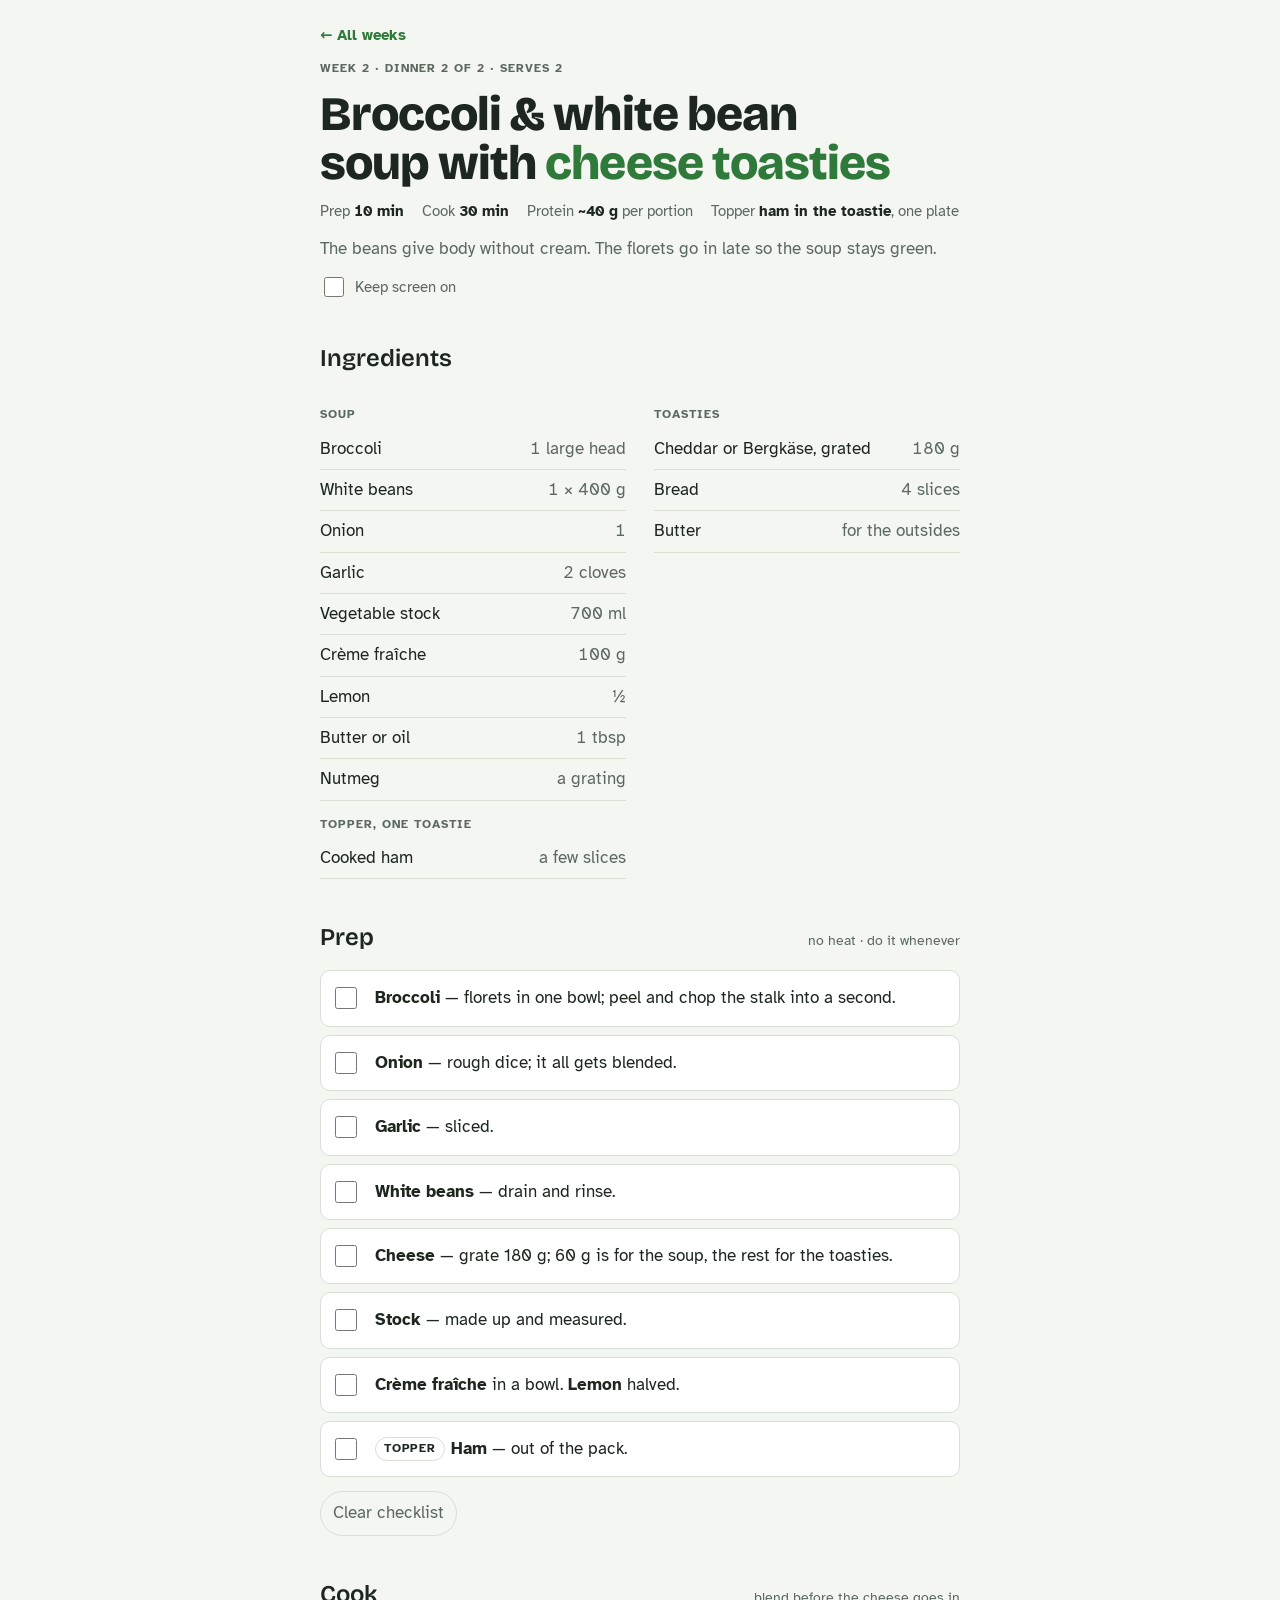
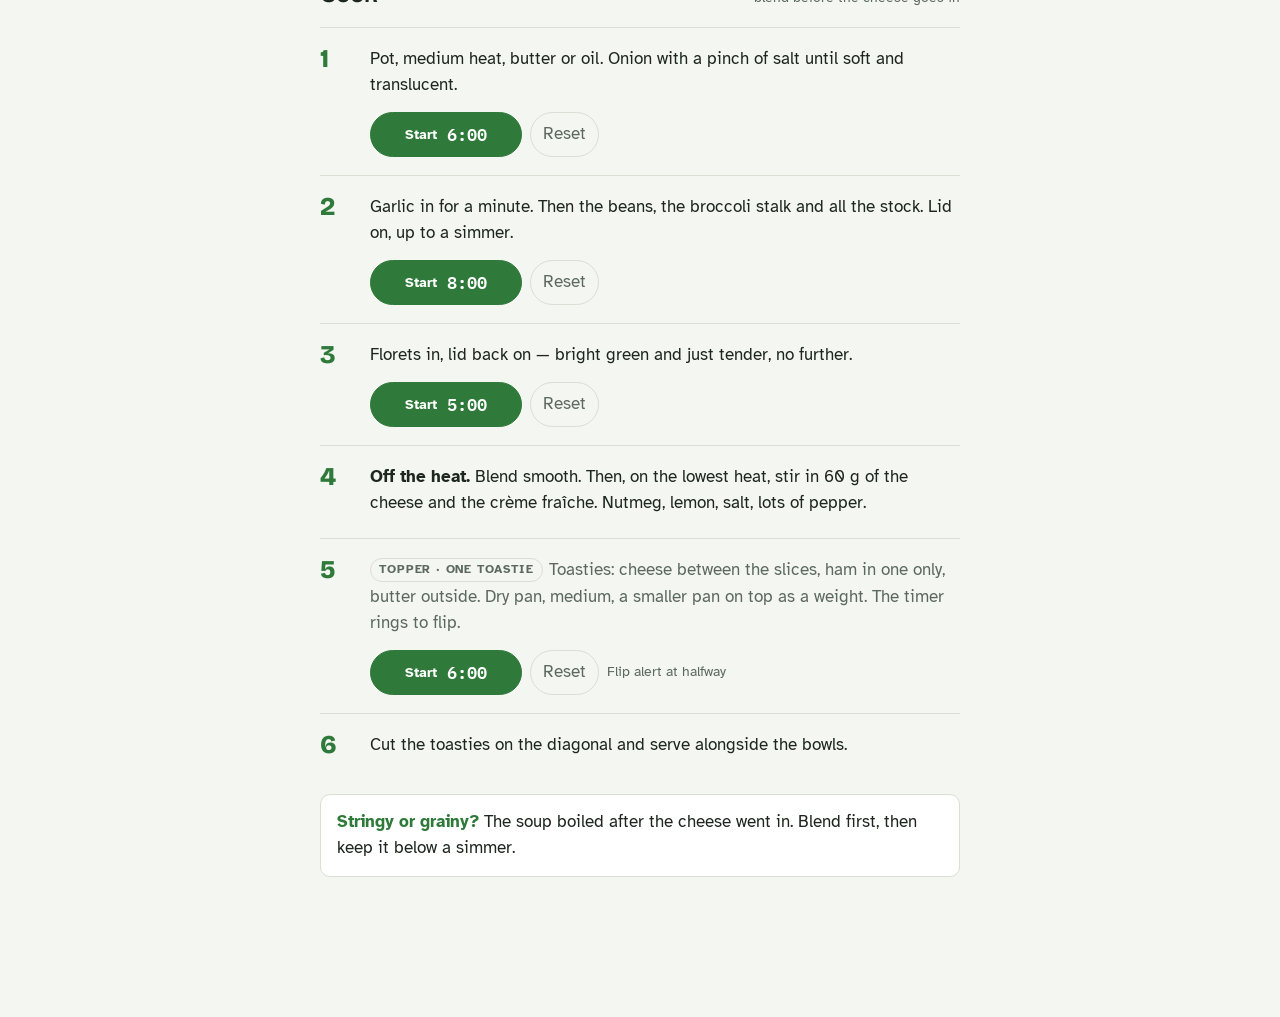
<file: week-02/broccoli-soup.html>
<!doctype html>
<html lang="en">
<head>
<meta charset="utf-8">
<meta name="viewport" content="width=device-width, initial-scale=1, viewport-fit=cover">
<title>Broccoli &amp; white bean soup with cheese toasties</title>
<link rel="preconnect" href="https://fonts.googleapis.com">
<link rel="preconnect" href="https://fonts.gstatic.com" crossorigin>
<link rel="stylesheet" href="https://fonts.googleapis.com/css2?family=Bricolage+Grotesque:opsz,wght@12..96,600;12..96,800&family=Atkinson+Hyperlegible:ital,wght@0,400;0,700;1,400&family=IBM+Plex+Mono:wght@500;600&display=swap">
<link rel="icon" href="../assets/icon.svg" type="image/svg+xml">
<link rel="apple-touch-icon" href="../assets/apple-touch-icon.png">
<link rel="stylesheet" href="../assets/recipe.css">
</head>
<body data-key="w02-broccoli-soup">
<div class="wrap">
  <header>
    <a class="back" href="../">← All weeks</a>
    <div class="eyebrow">Week 2 · Dinner 2 of 2 · serves 2</div>
    <h1>Broccoli &amp; white bean soup with <em>cheese toasties</em></h1>
    <div class="meta">
      <span>Prep <b>10 min</b></span>
      <span>Cook <b>30 min</b></span>
      <span>Protein <b>~40 g</b> per portion</span>
      <span>Topper <b>ham in the toastie</b>, one plate</span>
    </div>
    <p class="intro">The beans give body without cream. The florets go in late so the soup stays green.</p>
    <div class="tools">
      <label class="switch" for="wake"><input type="checkbox" id="wake"> Keep screen on</label>
      <span id="wake-msg" class="cue-note" hidden></span>
    </div>
  </header>

  <section aria-labelledby="ing-h">
    <h2 id="ing-h">Ingredients</h2>
    <div class="ingredients">
      <div>
        <h3>Soup</h3>
        <ul>
          <li><span>Broccoli</span><span>1 large head</span></li>
          <li><span>White beans</span><span>1 × 400 g</span></li>
          <li><span>Onion</span><span>1</span></li>
          <li><span>Garlic</span><span>2 cloves</span></li>
          <li><span>Vegetable stock</span><span>700 ml</span></li>
          <li><span>Crème fraîche</span><span>100 g</span></li>
          <li><span>Lemon</span><span>½</span></li>
          <li><span>Butter or oil</span><span>1 tbsp</span></li>
          <li><span>Nutmeg</span><span>a grating</span></li>
        </ul>
        <h3>Topper, one toastie</h3>
        <ul>
          <li><span>Cooked ham</span><span>a few slices</span></li>
        </ul>
      </div>
      <div>
        <h3>Toasties</h3>
        <ul>
          <li><span>Cheddar or Bergkäse, grated</span><span>180 g</span></li>
          <li><span>Bread</span><span>4 slices</span></li>
          <li><span>Butter</span><span>for the outsides</span></li>
        </ul>
      </div>
    </div>
  </section>

  <section aria-labelledby="prep-h">
    <h2 id="prep-h">Prep <small>no heat · do it whenever</small></h2>
    <ul class="checklist" data-checklist="prep">
      <li><label for="p1"><input type="checkbox" id="p1"><div><strong>Broccoli</strong> — florets in one bowl; peel and chop the stalk into a second.</div></label></li>
      <li><label for="p2"><input type="checkbox" id="p2"><div><strong>Onion</strong> — rough dice; it all gets blended.</div></label></li>
      <li><label for="p3"><input type="checkbox" id="p3"><div><strong>Garlic</strong> — sliced.</div></label></li>
      <li><label for="p4"><input type="checkbox" id="p4"><div><strong>White beans</strong> — drain and rinse.</div></label></li>
      <li><label for="p5"><input type="checkbox" id="p5"><div><strong>Cheese</strong> — grate 180 g; 60 g is for the soup, the rest for the toasties.</div></label></li>
      <li><label for="p6"><input type="checkbox" id="p6"><div><strong>Stock</strong> — made up and measured.</div></label></li>
      <li><label for="p7"><input type="checkbox" id="p7"><div><strong>Crème fraîche</strong> in a bowl. <strong>Lemon</strong> halved.</div></label></li>
      <li><label for="p8"><input type="checkbox" id="p8"><div><span class="tag">Topper</span><strong>Ham</strong> — out of the pack.</div></label></li>
    </ul>
    <div><button type="button" class="ghost" data-clear="prep">Clear checklist</button></div>
  </section>

  <section aria-labelledby="cook-h">
    <h2 id="cook-h">Cook <small>blend before the cheese goes in</small></h2>
    <ol class="steps">
      <li>
        <p>Pot, medium heat, butter or oil. Onion with a pinch of salt until soft and translucent.</p>
        <div class="timer-row"><button type="button" class="timer" data-id="onion" data-label="Onion" data-secs="360"></button><button type="button" class="ghost" data-reset="onion">Reset</button></div>
      </li>
      <li>
        <p>Garlic in for a minute. Then the beans, the broccoli stalk and all the stock. Lid on, up to a simmer.</p>
        <div class="timer-row"><button type="button" class="timer" data-id="simmer" data-label="Simmer" data-secs="480"></button><button type="button" class="ghost" data-reset="simmer">Reset</button></div>
      </li>
      <li>
        <p>Florets in, lid back on — bright green and just tender, no further.</p>
        <div class="timer-row"><button type="button" class="timer" data-id="florets" data-label="Florets" data-secs="300"></button><button type="button" class="ghost" data-reset="florets">Reset</button></div>
      </li>
      <li>
        <p><strong>Off the heat.</strong> Blend smooth. Then, on the lowest heat, stir in 60 g of the cheese and the crème fraîche. Nutmeg, lemon, salt, lots of pepper.</p>
      </li>
      <li class="topper">
        <p><span class="tag">Topper · one toastie</span>Toasties: cheese between the slices, ham in one only, butter outside. Dry pan, medium, a smaller pan on top as a weight. The timer rings to flip.</p>
        <div class="timer-row"><button type="button" class="timer" data-id="toasties" data-label="Toasties" data-secs="360" data-cue="180" data-cue-text="Flip the toasties"></button><button type="button" class="ghost" data-reset="toasties">Reset</button><span class="cue-note" id="cue-toasties">Flip alert at halfway</span></div>
      </li>
      <li>
        <p>Cut the toasties on the diagonal and serve alongside the bowls.</p>
      </li>
    </ol>
    <p class="fix"><b>Stringy or grainy?</b> The soup boiled after the cheese went in. Blend first, then keep it below a simmer.</p>
  </section>
</div>

<div class="tray" id="tray" hidden><div class="tray-inner" id="tray-inner"></div></div>
<script src="../assets/recipe.js"></script>
</body>
</html>
</file>
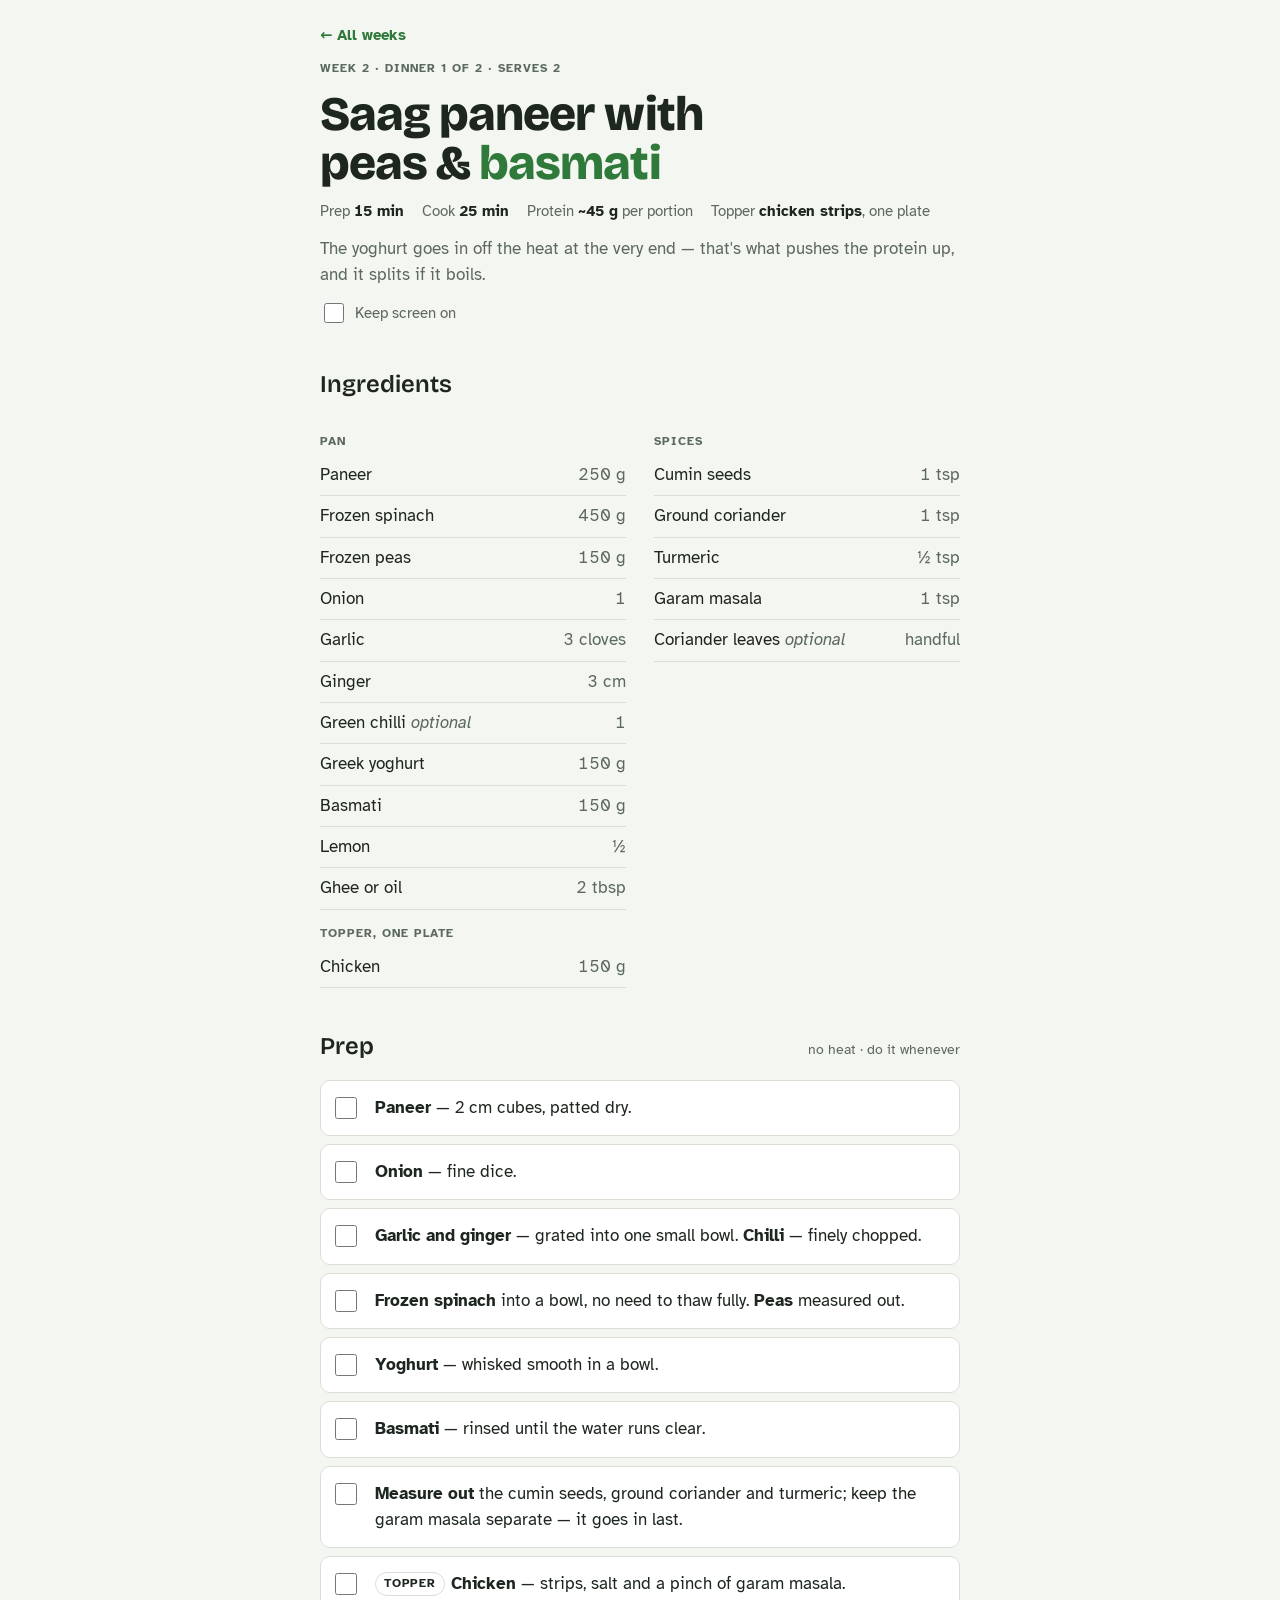
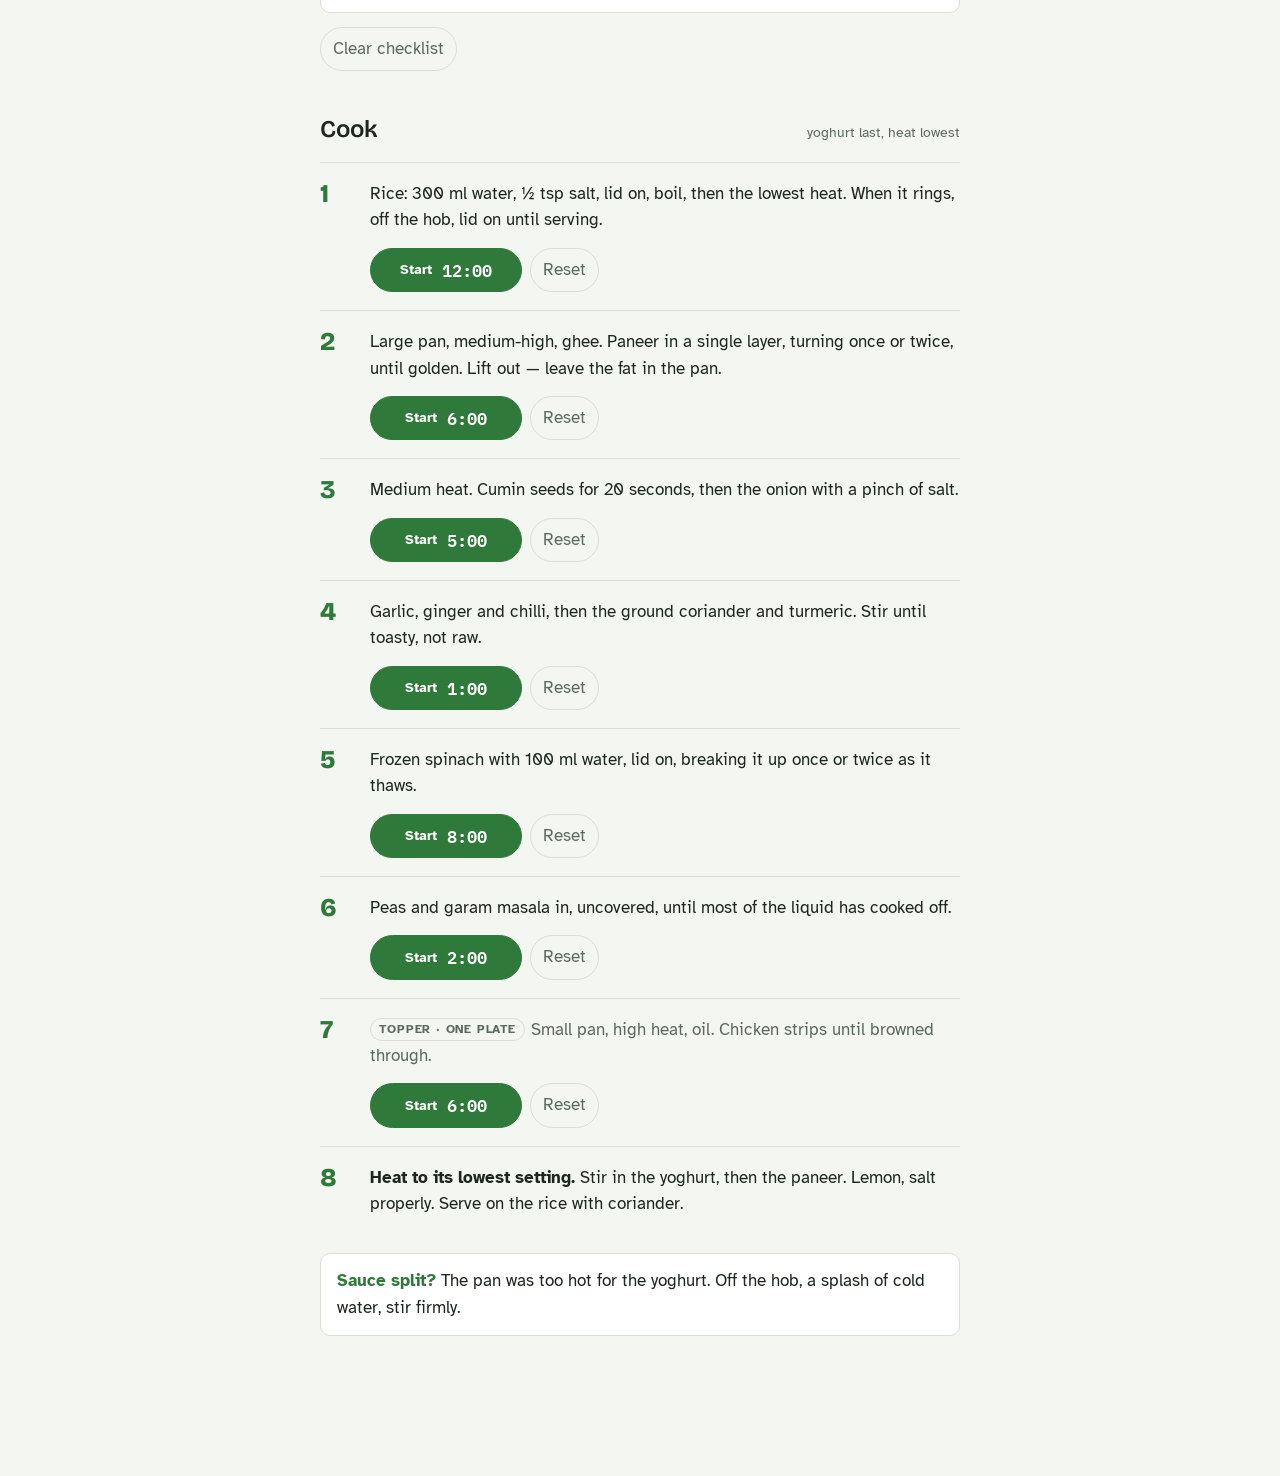
<file: week-02/saag-paneer.html>
<!doctype html>
<html lang="en">
<head>
<meta charset="utf-8">
<meta name="viewport" content="width=device-width, initial-scale=1, viewport-fit=cover">
<title>Saag paneer with peas &amp; basmati</title>
<link rel="preconnect" href="https://fonts.googleapis.com">
<link rel="preconnect" href="https://fonts.gstatic.com" crossorigin>
<link rel="stylesheet" href="https://fonts.googleapis.com/css2?family=Bricolage+Grotesque:opsz,wght@12..96,600;12..96,800&family=Atkinson+Hyperlegible:ital,wght@0,400;0,700;1,400&family=IBM+Plex+Mono:wght@500;600&display=swap">
<link rel="icon" href="../assets/icon.svg" type="image/svg+xml">
<link rel="apple-touch-icon" href="../assets/apple-touch-icon.png">
<link rel="stylesheet" href="../assets/recipe.css">
</head>
<body data-key="w02-saag-paneer">
<div class="wrap">
  <header>
    <a class="back" href="../">← All weeks</a>
    <div class="eyebrow">Week 2 · Dinner 1 of 2 · serves 2</div>
    <h1>Saag paneer with peas &amp; <em>basmati</em></h1>
    <div class="meta">
      <span>Prep <b>15 min</b></span>
      <span>Cook <b>25 min</b></span>
      <span>Protein <b>~45 g</b> per portion</span>
      <span>Topper <b>chicken strips</b>, one plate</span>
    </div>
    <p class="intro">The yoghurt goes in off the heat at the very end — that's what pushes the protein up, and it splits if it boils.</p>
    <div class="tools">
      <label class="switch" for="wake"><input type="checkbox" id="wake"> Keep screen on</label>
      <span id="wake-msg" class="cue-note" hidden></span>
    </div>
  </header>

  <section aria-labelledby="ing-h">
    <h2 id="ing-h">Ingredients</h2>
    <div class="ingredients">
      <div>
        <h3>Pan</h3>
        <ul>
          <li><span>Paneer</span><span>250 g</span></li>
          <li><span>Frozen spinach</span><span>450 g</span></li>
          <li><span>Frozen peas</span><span>150 g</span></li>
          <li><span>Onion</span><span>1</span></li>
          <li><span>Garlic</span><span>3 cloves</span></li>
          <li><span>Ginger</span><span>3 cm</span></li>
          <li><span>Green chilli <span class="opt">optional</span></span><span>1</span></li>
          <li><span>Greek yoghurt</span><span>150 g</span></li>
          <li><span>Basmati</span><span>150 g</span></li>
          <li><span>Lemon</span><span>½</span></li>
          <li><span>Ghee or oil</span><span>2 tbsp</span></li>
        </ul>
        <h3>Topper, one plate</h3>
        <ul>
          <li><span>Chicken</span><span>150 g</span></li>
        </ul>
      </div>
      <div>
        <h3>Spices</h3>
        <ul>
          <li><span>Cumin seeds</span><span>1 tsp</span></li>
          <li><span>Ground coriander</span><span>1 tsp</span></li>
          <li><span>Turmeric</span><span>½ tsp</span></li>
          <li><span>Garam masala</span><span>1 tsp</span></li>
          <li><span>Coriander leaves <span class="opt">optional</span></span><span>handful</span></li>
        </ul>
      </div>
    </div>
  </section>

  <section aria-labelledby="prep-h">
    <h2 id="prep-h">Prep <small>no heat · do it whenever</small></h2>
    <ul class="checklist" data-checklist="prep">
      <li><label for="p1"><input type="checkbox" id="p1"><div><strong>Paneer</strong> — 2 cm cubes, patted dry.</div></label></li>
      <li><label for="p2"><input type="checkbox" id="p2"><div><strong>Onion</strong> — fine dice.</div></label></li>
      <li><label for="p3"><input type="checkbox" id="p3"><div><strong>Garlic and ginger</strong> — grated into one small bowl. <strong>Chilli</strong> — finely chopped.</div></label></li>
      <li><label for="p4"><input type="checkbox" id="p4"><div><strong>Frozen spinach</strong> into a bowl, no need to thaw fully. <strong>Peas</strong> measured out.</div></label></li>
      <li><label for="p5"><input type="checkbox" id="p5"><div><strong>Yoghurt</strong> — whisked smooth in a bowl.</div></label></li>
      <li><label for="p6"><input type="checkbox" id="p6"><div><strong>Basmati</strong> — rinsed until the water runs clear.</div></label></li>
      <li><label for="p7"><input type="checkbox" id="p7"><div><strong>Measure out</strong> the cumin seeds, ground coriander and turmeric; keep the garam masala separate — it goes in last.</div></label></li>
      <li><label for="p8"><input type="checkbox" id="p8"><div><span class="tag">Topper</span><strong>Chicken</strong> — strips, salt and a pinch of garam masala.</div></label></li>
    </ul>
    <div><button type="button" class="ghost" data-clear="prep">Clear checklist</button></div>
  </section>

  <section aria-labelledby="cook-h">
    <h2 id="cook-h">Cook <small>yoghurt last, heat lowest</small></h2>
    <ol class="steps">
      <li>
        <p>Rice: 300 ml water, ½ tsp salt, lid on, boil, then the lowest heat. When it rings, off the hob, lid on until serving.</p>
        <div class="timer-row"><button type="button" class="timer" data-id="rice" data-label="Rice" data-secs="720"></button><button type="button" class="ghost" data-reset="rice">Reset</button></div>
      </li>
      <li>
        <p>Large pan, medium-high, ghee. Paneer in a single layer, turning once or twice, until golden. Lift out — leave the fat in the pan.</p>
        <div class="timer-row"><button type="button" class="timer" data-id="paneer" data-label="Paneer" data-secs="360"></button><button type="button" class="ghost" data-reset="paneer">Reset</button></div>
      </li>
      <li>
        <p>Medium heat. Cumin seeds for 20 seconds, then the onion with a pinch of salt.</p>
        <div class="timer-row"><button type="button" class="timer" data-id="onion" data-label="Onion" data-secs="300"></button><button type="button" class="ghost" data-reset="onion">Reset</button></div>
      </li>
      <li>
        <p>Garlic, ginger and chilli, then the ground coriander and turmeric. Stir until toasty, not raw.</p>
        <div class="timer-row"><button type="button" class="timer" data-id="spice" data-label="Spices" data-secs="60"></button><button type="button" class="ghost" data-reset="spice">Reset</button></div>
      </li>
      <li>
        <p>Frozen spinach with 100 ml water, lid on, breaking it up once or twice as it thaws.</p>
        <div class="timer-row"><button type="button" class="timer" data-id="spinach" data-label="Spinach" data-secs="480"></button><button type="button" class="ghost" data-reset="spinach">Reset</button></div>
      </li>
      <li>
        <p>Peas and garam masala in, uncovered, until most of the liquid has cooked off.</p>
        <div class="timer-row"><button type="button" class="timer" data-id="peas" data-label="Peas" data-secs="120"></button><button type="button" class="ghost" data-reset="peas">Reset</button></div>
      </li>
      <li class="topper">
        <p><span class="tag">Topper · one plate</span>Small pan, high heat, oil. Chicken strips until browned through.</p>
        <div class="timer-row"><button type="button" class="timer" data-id="chicken" data-label="Chicken" data-secs="360"></button><button type="button" class="ghost" data-reset="chicken">Reset</button></div>
      </li>
      <li>
        <p><strong>Heat to its lowest setting.</strong> Stir in the yoghurt, then the paneer. Lemon, salt properly. Serve on the rice with coriander.</p>
      </li>
    </ol>
    <p class="fix"><b>Sauce split?</b> The pan was too hot for the yoghurt. Off the hob, a splash of cold water, stir firmly.</p>
  </section>
</div>

<div class="tray" id="tray" hidden><div class="tray-inner" id="tray-inner"></div></div>
<script src="../assets/recipe.js"></script>
</body>
</html>
</file>
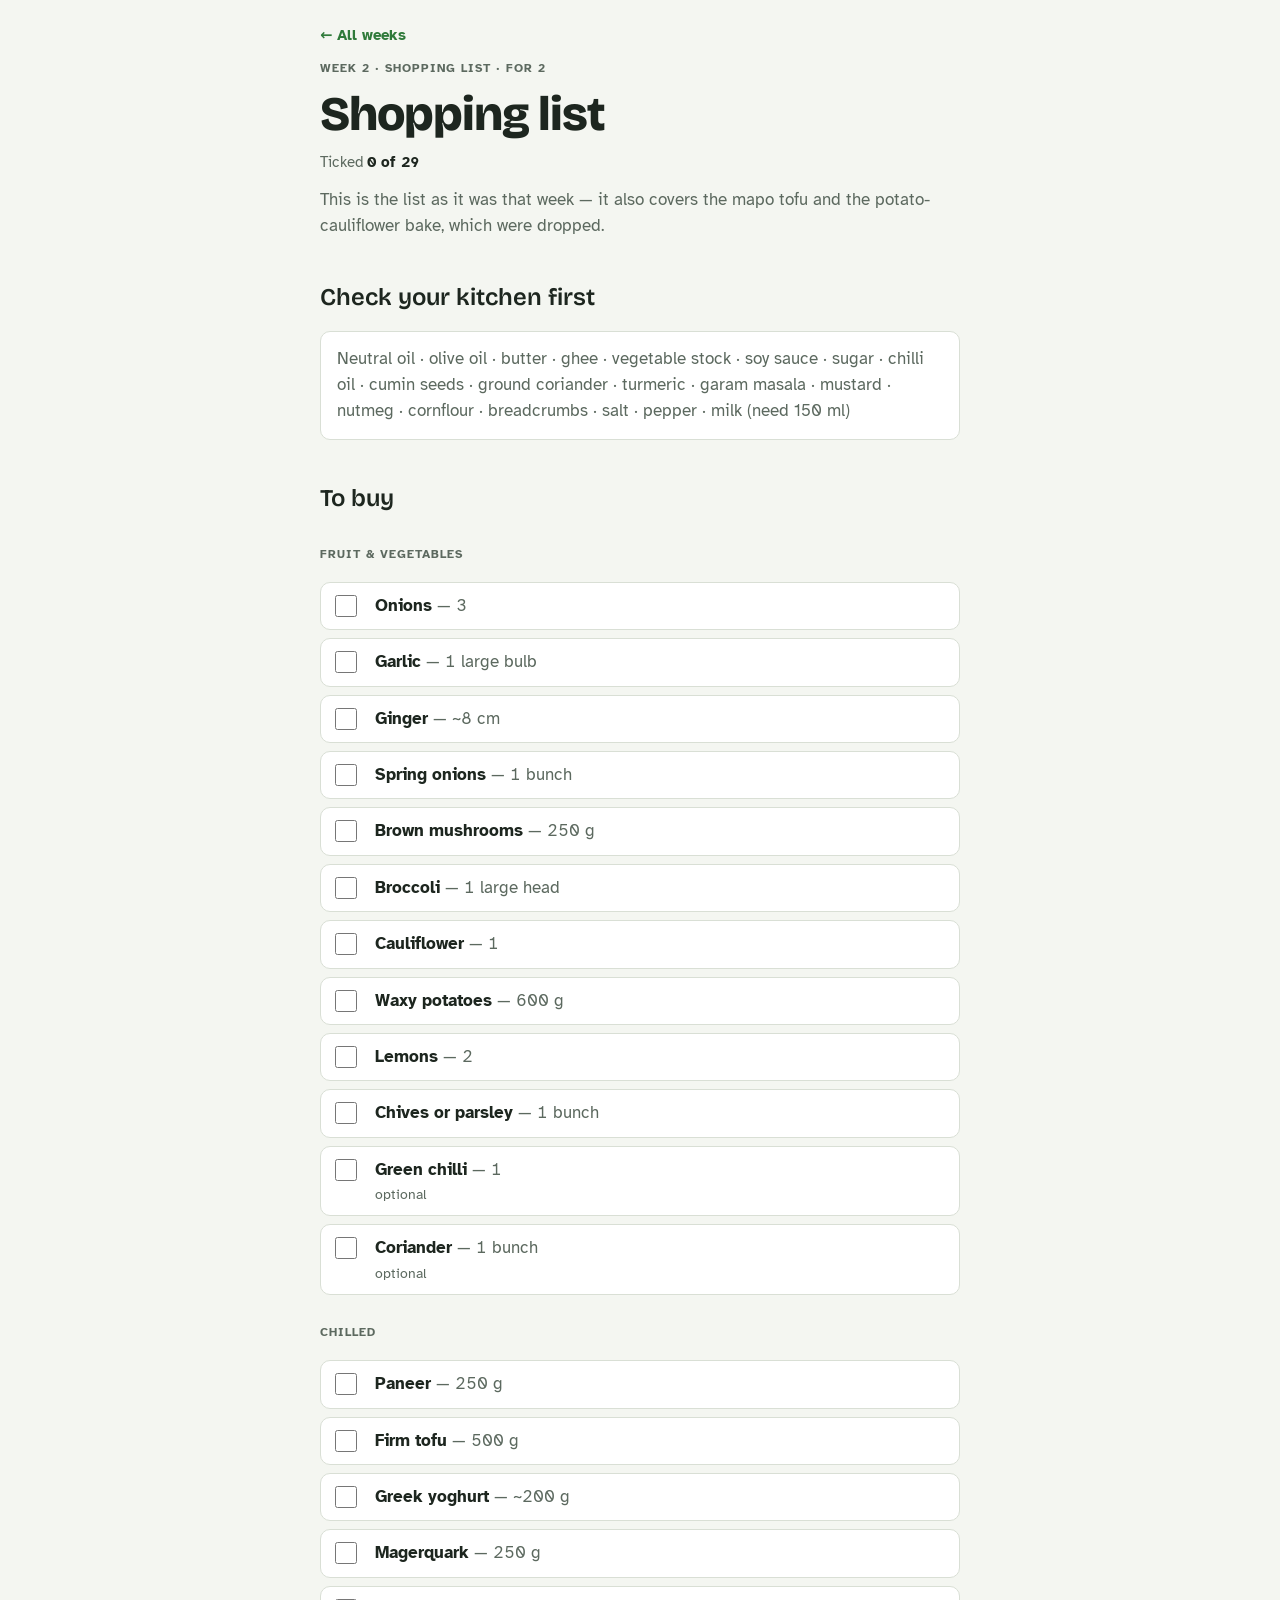
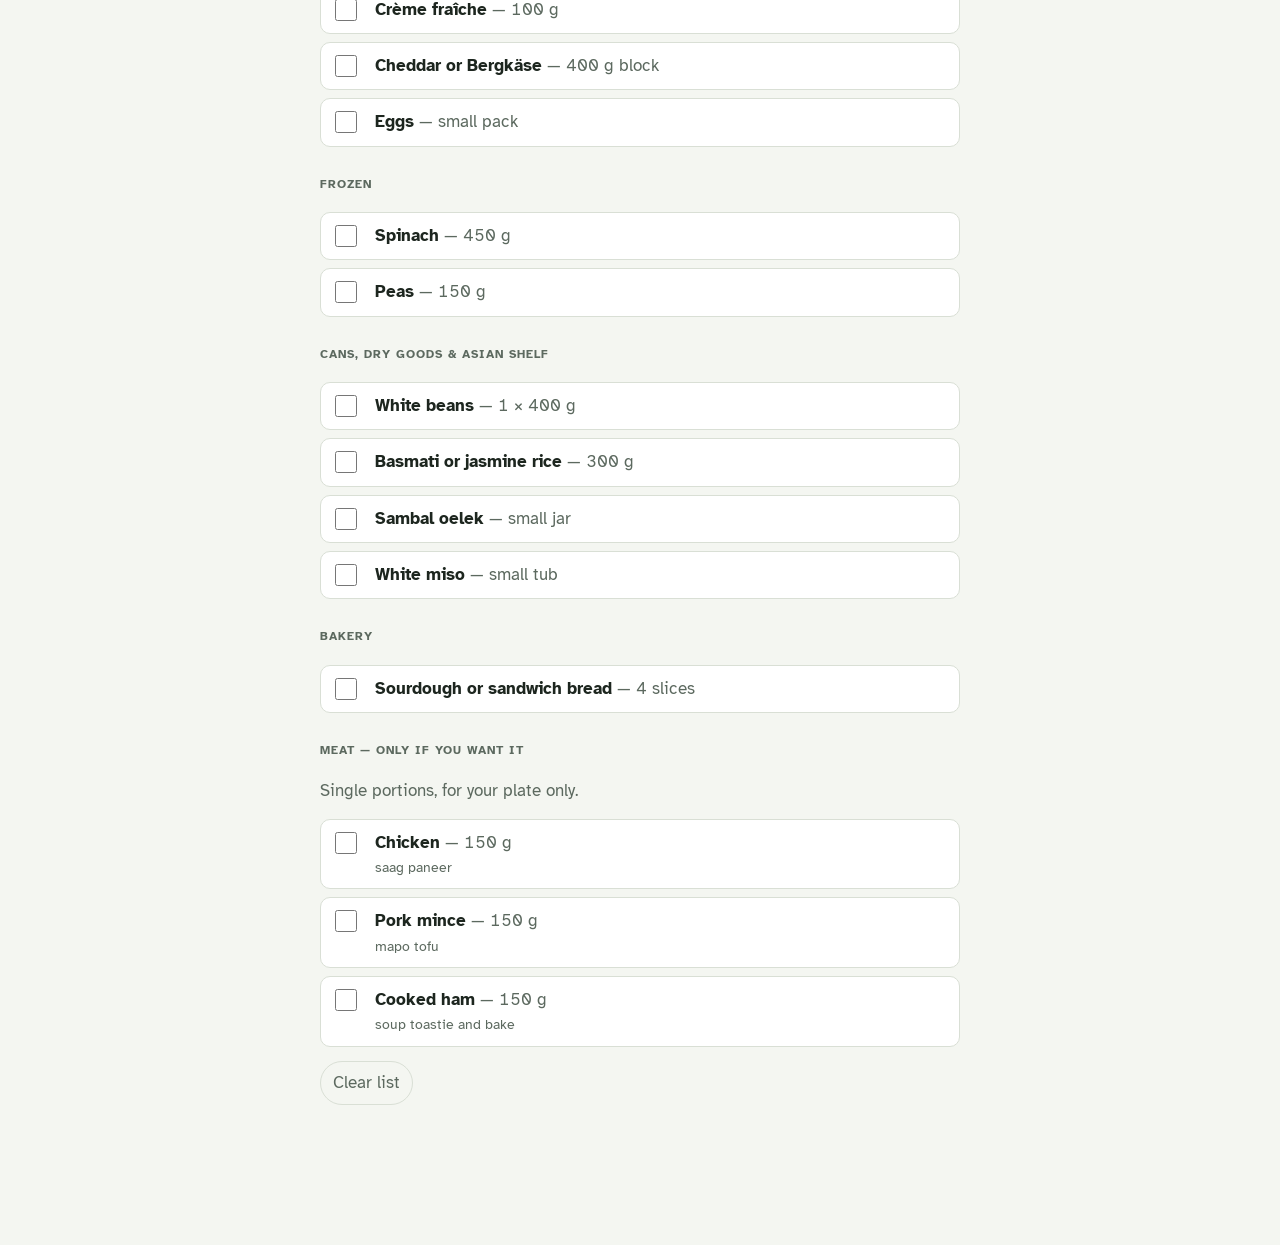
<file: week-02/shopping.html>
<!doctype html>
<html lang="en">
<head>
<meta charset="utf-8">
<meta name="viewport" content="width=device-width, initial-scale=1, viewport-fit=cover">
<title>Week 2 Shopping</title>
<link rel="preconnect" href="https://fonts.googleapis.com">
<link rel="preconnect" href="https://fonts.gstatic.com" crossorigin>
<link rel="stylesheet" href="https://fonts.googleapis.com/css2?family=Bricolage+Grotesque:opsz,wght@12..96,600;12..96,800&family=Atkinson+Hyperlegible:ital,wght@0,400;0,700;1,400&family=IBM+Plex+Mono:wght@500;600&display=swap">
<link rel="icon" href="../assets/icon.svg" type="image/svg+xml">
<link rel="apple-touch-icon" href="../assets/apple-touch-icon.png">
<link rel="stylesheet" href="../assets/recipe.css">
</head>
<body data-key="w02-shopping">
<div class="wrap">
  <header>
    <a class="back" href="../">← All weeks</a>
    <div class="eyebrow">Week 2 · shopping list · for 2</div>
    <h1>Shopping list</h1>
    <div class="meta"><span>Ticked <b data-count-for="shop">0 of 29</b></span></div>
    <p class="intro">This is the list as it was that week — it also covers the mapo tofu and the potato-cauliflower bake, which were dropped.</p>
  </header>

  <section aria-labelledby="check-h">
    <h2 id="check-h">Check your kitchen first</h2>
    <div class="staples">
      <p class="list">Neutral oil · olive oil · butter · ghee · vegetable stock · soy sauce · sugar · chilli oil · cumin seeds · ground coriander · turmeric · garam masala · mustard · nutmeg · cornflour · breadcrumbs · salt · pepper · milk (need 150 ml)</p>
    </div>
  </section>

  <section aria-labelledby="buy-h" class="shop">
    <h2 id="buy-h">To buy</h2>
    <h3>Fruit & vegetables</h3>
    <ul class="checklist compact" data-checklist="shop">
      <li><label for="s1"><input type="checkbox" id="s1"><div><strong>Onions</strong> <span class="qty">— 3</span></div></label></li>
      <li><label for="s2"><input type="checkbox" id="s2"><div><strong>Garlic</strong> <span class="qty">— 1 large bulb</span></div></label></li>
      <li><label for="s3"><input type="checkbox" id="s3"><div><strong>Ginger</strong> <span class="qty">— ~8 cm</span></div></label></li>
      <li><label for="s4"><input type="checkbox" id="s4"><div><strong>Spring onions</strong> <span class="qty">— 1 bunch</span></div></label></li>
      <li><label for="s5"><input type="checkbox" id="s5"><div><strong>Brown mushrooms</strong> <span class="qty">— 250 g</span></div></label></li>
      <li><label for="s6"><input type="checkbox" id="s6"><div><strong>Broccoli</strong> <span class="qty">— 1 large head</span></div></label></li>
      <li><label for="s7"><input type="checkbox" id="s7"><div><strong>Cauliflower</strong> <span class="qty">— 1</span></div></label></li>
      <li><label for="s8"><input type="checkbox" id="s8"><div><strong>Waxy potatoes</strong> <span class="qty">— 600 g</span></div></label></li>
      <li><label for="s9"><input type="checkbox" id="s9"><div><strong>Lemons</strong> <span class="qty">— 2</span></div></label></li>
      <li><label for="s10"><input type="checkbox" id="s10"><div><strong>Chives or parsley</strong> <span class="qty">— 1 bunch</span></div></label></li>
      <li><label for="s11"><input type="checkbox" id="s11"><div><strong>Green chilli</strong> <span class="qty">— 1</span><span class="note">optional</span></div></label></li>
      <li><label for="s12"><input type="checkbox" id="s12"><div><strong>Coriander</strong> <span class="qty">— 1 bunch</span><span class="note">optional</span></div></label></li>
    </ul>
    <h3>Chilled</h3>
    <ul class="checklist compact" data-checklist="shop">
      <li><label for="s13"><input type="checkbox" id="s13"><div><strong>Paneer</strong> <span class="qty">— 250 g</span></div></label></li>
      <li><label for="s14"><input type="checkbox" id="s14"><div><strong>Firm tofu</strong> <span class="qty">— 500 g</span></div></label></li>
      <li><label for="s15"><input type="checkbox" id="s15"><div><strong>Greek yoghurt</strong> <span class="qty">— ~200 g</span></div></label></li>
      <li><label for="s16"><input type="checkbox" id="s16"><div><strong>Magerquark</strong> <span class="qty">— 250 g</span></div></label></li>
      <li><label for="s17"><input type="checkbox" id="s17"><div><strong>Crème fraîche</strong> <span class="qty">— 100 g</span></div></label></li>
      <li><label for="s18"><input type="checkbox" id="s18"><div><strong>Cheddar or Bergkäse</strong> <span class="qty">— 400 g block</span></div></label></li>
      <li><label for="s19"><input type="checkbox" id="s19"><div><strong>Eggs</strong> <span class="qty">— small pack</span></div></label></li>
    </ul>
    <h3>Frozen</h3>
    <ul class="checklist compact" data-checklist="shop">
      <li><label for="s20"><input type="checkbox" id="s20"><div><strong>Spinach</strong> <span class="qty">— 450 g</span></div></label></li>
      <li><label for="s21"><input type="checkbox" id="s21"><div><strong>Peas</strong> <span class="qty">— 150 g</span></div></label></li>
    </ul>
    <h3>Cans, dry goods & Asian shelf</h3>
    <ul class="checklist compact" data-checklist="shop">
      <li><label for="s22"><input type="checkbox" id="s22"><div><strong>White beans</strong> <span class="qty">— 1 × 400 g</span></div></label></li>
      <li><label for="s23"><input type="checkbox" id="s23"><div><strong>Basmati or jasmine rice</strong> <span class="qty">— 300 g</span></div></label></li>
      <li><label for="s24"><input type="checkbox" id="s24"><div><strong>Sambal oelek</strong> <span class="qty">— small jar</span></div></label></li>
      <li><label for="s25"><input type="checkbox" id="s25"><div><strong>White miso</strong> <span class="qty">— small tub</span></div></label></li>
    </ul>
    <h3>Bakery</h3>
    <ul class="checklist compact" data-checklist="shop">
      <li><label for="s26"><input type="checkbox" id="s26"><div><strong>Sourdough or sandwich bread</strong> <span class="qty">— 4 slices</span></div></label></li>
    </ul>
    <h3>Meat — only if you want it</h3>
    <p class="lede">Single portions, for your plate only.</p>
    <ul class="checklist compact" data-checklist="shop">
      <li><label for="s27"><input type="checkbox" id="s27"><div><strong>Chicken</strong> <span class="qty">— 150 g</span><span class="note">saag paneer</span></div></label></li>
      <li><label for="s28"><input type="checkbox" id="s28"><div><strong>Pork mince</strong> <span class="qty">— 150 g</span><span class="note">mapo tofu</span></div></label></li>
      <li><label for="s29"><input type="checkbox" id="s29"><div><strong>Cooked ham</strong> <span class="qty">— 150 g</span><span class="note">soup toastie and bake</span></div></label></li>
    </ul>
    <div><button type="button" class="ghost" data-clear="shop">Clear list</button></div>
  </section>
</div>
<script src="../assets/recipe.js"></script>
</body>
</html>
</file>
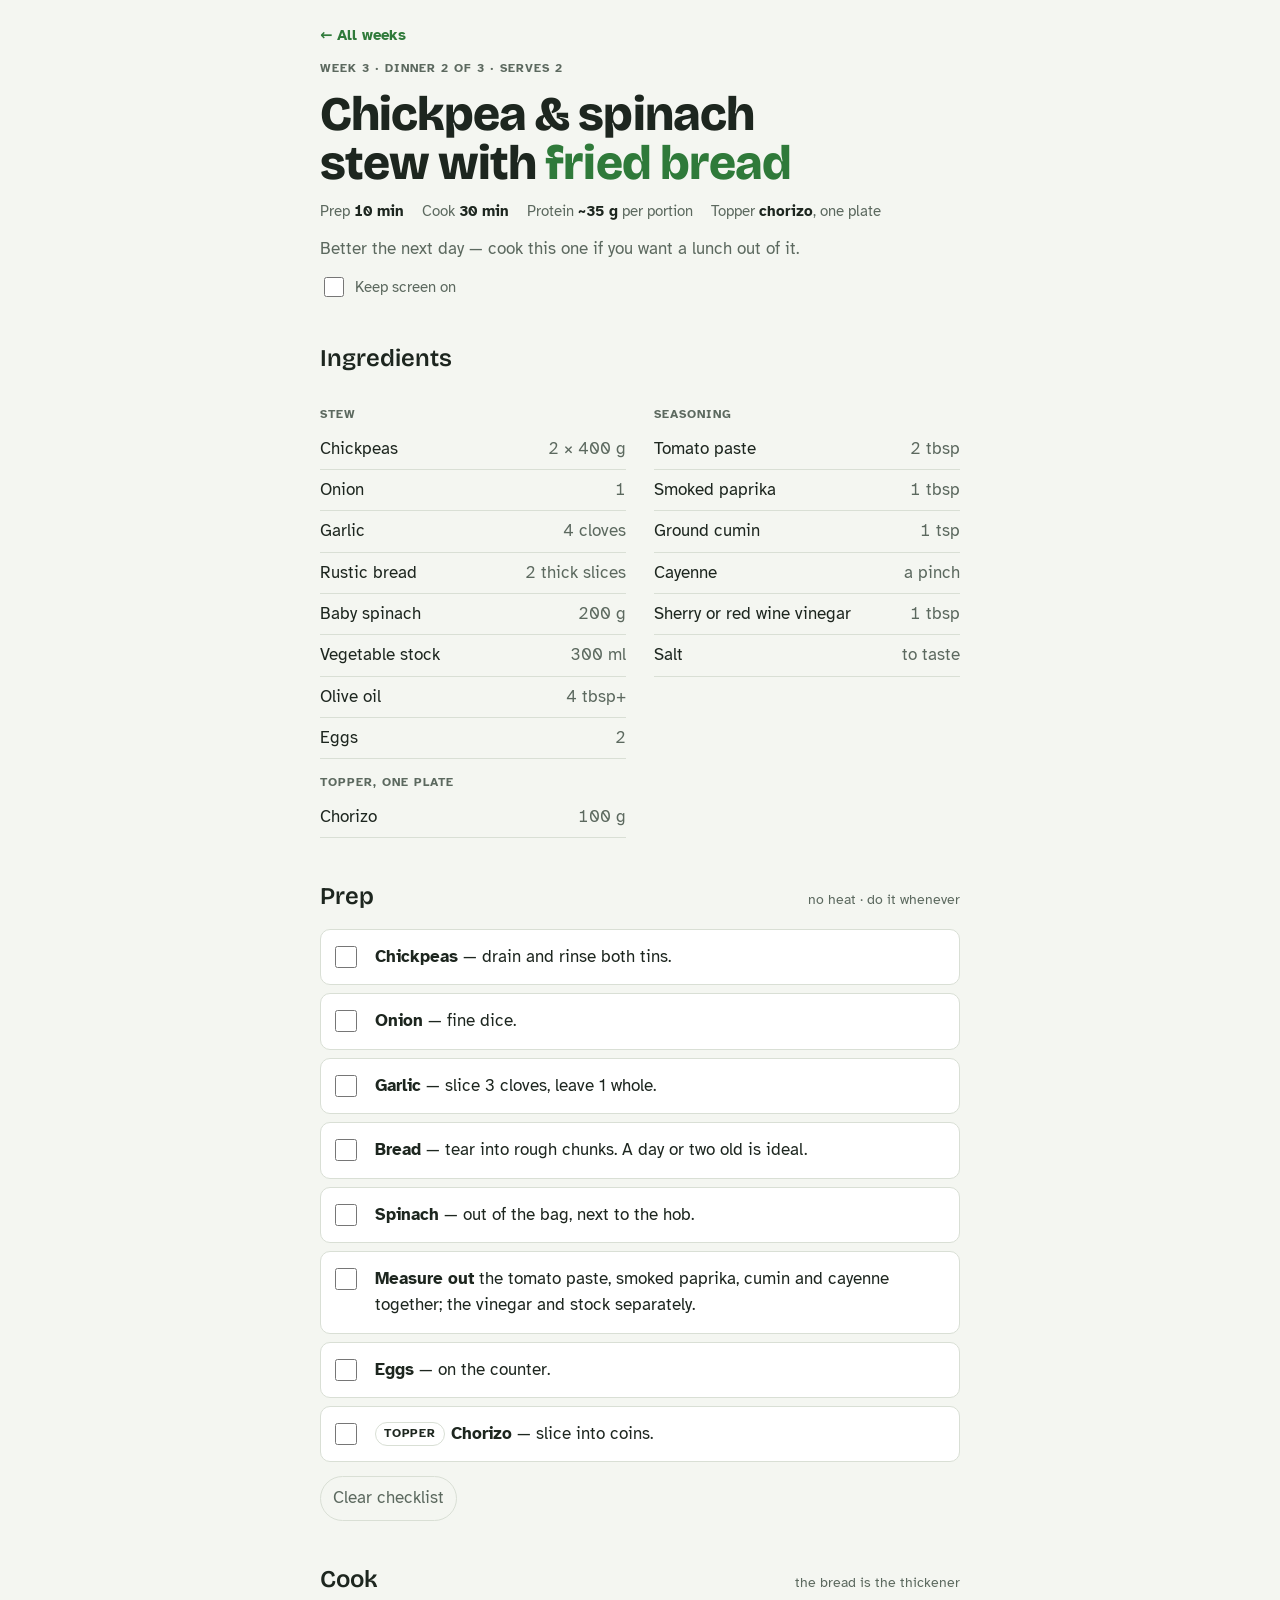
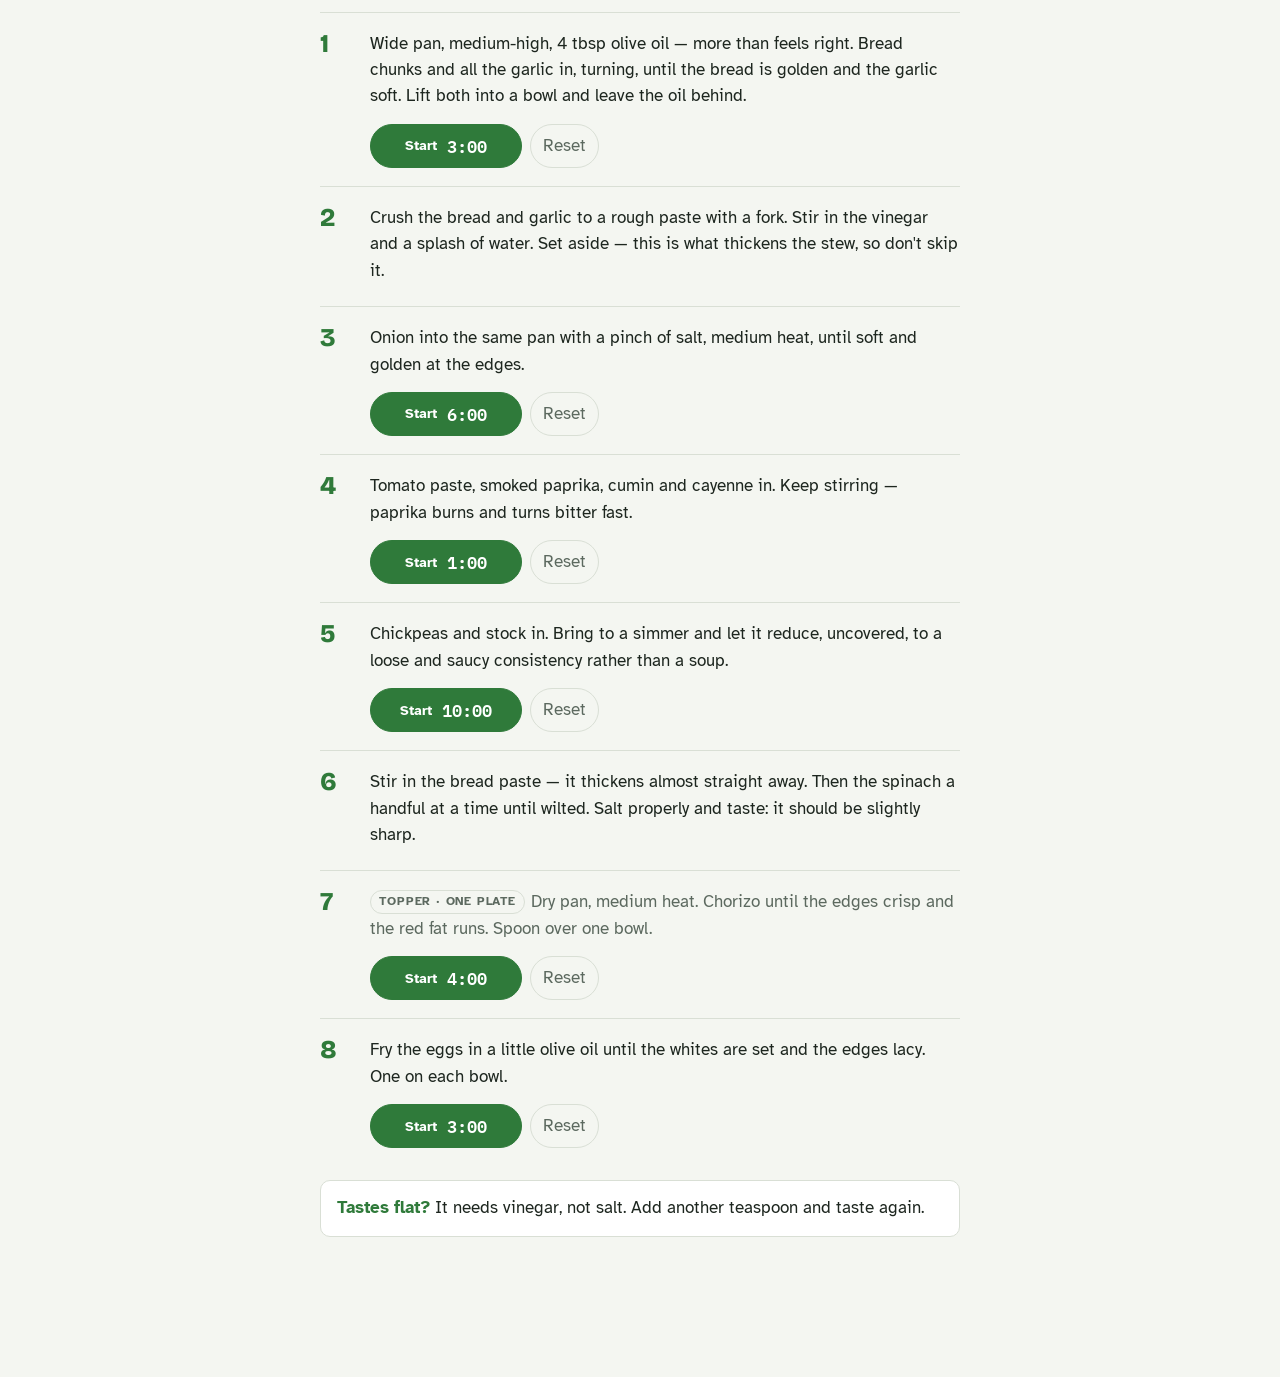
<file: week-03/chickpea-stew.html>
<!doctype html>
<html lang="en">
<head>
<meta charset="utf-8">
<meta name="viewport" content="width=device-width, initial-scale=1, viewport-fit=cover">
<title>Chickpea &amp; spinach stew with fried bread</title>
<link rel="preconnect" href="https://fonts.googleapis.com">
<link rel="preconnect" href="https://fonts.gstatic.com" crossorigin>
<link rel="stylesheet" href="https://fonts.googleapis.com/css2?family=Bricolage+Grotesque:opsz,wght@12..96,600;12..96,800&family=Atkinson+Hyperlegible:ital,wght@0,400;0,700;1,400&family=IBM+Plex+Mono:wght@500;600&display=swap">
<link rel="icon" href="../assets/icon.svg" type="image/svg+xml">
<link rel="apple-touch-icon" href="../assets/apple-touch-icon.png">
<link rel="stylesheet" href="../assets/recipe.css">
</head>
<body data-key="w03-chickpea-stew">
<div class="wrap">
  <header>
    <a class="back" href="../">← All weeks</a>
    <div class="eyebrow">Week 3 · Dinner 2 of 3 · serves 2</div>
    <h1>Chickpea &amp; spinach stew with <em>fried bread</em></h1>
    <div class="meta">
      <span>Prep <b>10 min</b></span>
      <span>Cook <b>30 min</b></span>
      <span>Protein <b>~35 g</b> per portion</span>
      <span>Topper <b>chorizo</b>, one plate</span>
    </div>
    <p class="intro">Better the next day — cook this one if you want a lunch out of it.</p>
    <div class="tools">
      <label class="switch" for="wake"><input type="checkbox" id="wake"> Keep screen on</label>
      <span id="wake-msg" class="cue-note" hidden></span>
    </div>
  </header>

  <section aria-labelledby="ing-h">
    <h2 id="ing-h">Ingredients</h2>
    <div class="ingredients">
      <div>
        <h3>Stew</h3>
        <ul>
          <li><span>Chickpeas</span><span>2 × 400 g</span></li>
          <li><span>Onion</span><span>1</span></li>
          <li><span>Garlic</span><span>4 cloves</span></li>
          <li><span>Rustic bread</span><span>2 thick slices</span></li>
          <li><span>Baby spinach</span><span>200 g</span></li>
          <li><span>Vegetable stock</span><span>300 ml</span></li>
          <li><span>Olive oil</span><span>4 tbsp+</span></li>
          <li><span>Eggs</span><span>2</span></li>
        </ul>
        <h3>Topper, one plate</h3>
        <ul>
          <li><span>Chorizo</span><span>100 g</span></li>
        </ul>
      </div>
      <div>
        <h3>Seasoning</h3>
        <ul>
          <li><span>Tomato paste</span><span>2 tbsp</span></li>
          <li><span>Smoked paprika</span><span>1 tbsp</span></li>
          <li><span>Ground cumin</span><span>1 tsp</span></li>
          <li><span>Cayenne</span><span>a pinch</span></li>
          <li><span>Sherry or red wine vinegar</span><span>1 tbsp</span></li>
          <li><span>Salt</span><span>to taste</span></li>
        </ul>
      </div>
    </div>
  </section>

  <section aria-labelledby="prep-h">
    <h2 id="prep-h">Prep <small>no heat · do it whenever</small></h2>
    <ul class="checklist" data-checklist="prep">
      <li><label for="p1"><input type="checkbox" id="p1"><div><strong>Chickpeas</strong> — drain and rinse both tins.</div></label></li>
      <li><label for="p2"><input type="checkbox" id="p2"><div><strong>Onion</strong> — fine dice.</div></label></li>
      <li><label for="p3"><input type="checkbox" id="p3"><div><strong>Garlic</strong> — slice 3 cloves, leave 1 whole.</div></label></li>
      <li><label for="p4"><input type="checkbox" id="p4"><div><strong>Bread</strong> — tear into rough chunks. A day or two old is ideal.</div></label></li>
      <li><label for="p5"><input type="checkbox" id="p5"><div><strong>Spinach</strong> — out of the bag, next to the hob.</div></label></li>
      <li><label for="p6"><input type="checkbox" id="p6"><div><strong>Measure out</strong> the tomato paste, smoked paprika, cumin and cayenne together; the vinegar and stock separately.</div></label></li>
      <li><label for="p7"><input type="checkbox" id="p7"><div><strong>Eggs</strong> — on the counter.</div></label></li>
      <li><label for="p8"><input type="checkbox" id="p8"><div><span class="tag">Topper</span><strong>Chorizo</strong> — slice into coins.</div></label></li>
    </ul>
    <div><button type="button" class="ghost" data-clear="prep">Clear checklist</button></div>
  </section>

  <section aria-labelledby="cook-h">
    <h2 id="cook-h">Cook <small>the bread is the thickener</small></h2>
    <ol class="steps">
      <li>
        <p>Wide pan, medium-high, 4 tbsp olive oil — more than feels right. Bread chunks and all the garlic in, turning, until the bread is golden and the garlic soft. Lift both into a bowl and leave the oil behind.</p>
        <div class="timer-row"><button type="button" class="timer" data-id="bread" data-label="Bread" data-secs="180"></button><button type="button" class="ghost" data-reset="bread">Reset</button></div>
      </li>
      <li>
        <p>Crush the bread and garlic to a rough paste with a fork. Stir in the vinegar and a splash of water. Set aside — this is what thickens the stew, so don't skip it.</p>
      </li>
      <li>
        <p>Onion into the same pan with a pinch of salt, medium heat, until soft and golden at the edges.</p>
        <div class="timer-row"><button type="button" class="timer" data-id="onion" data-label="Onion" data-secs="360"></button><button type="button" class="ghost" data-reset="onion">Reset</button></div>
      </li>
      <li>
        <p>Tomato paste, smoked paprika, cumin and cayenne in. Keep stirring — paprika burns and turns bitter fast.</p>
        <div class="timer-row"><button type="button" class="timer" data-id="spice" data-label="Spices" data-secs="60"></button><button type="button" class="ghost" data-reset="spice">Reset</button></div>
      </li>
      <li>
        <p>Chickpeas and stock in. Bring to a simmer and let it reduce, uncovered, to a loose and saucy consistency rather than a soup.</p>
        <div class="timer-row"><button type="button" class="timer" data-id="simmer" data-label="Simmer" data-secs="600"></button><button type="button" class="ghost" data-reset="simmer">Reset</button></div>
      </li>
      <li>
        <p>Stir in the bread paste — it thickens almost straight away. Then the spinach a handful at a time until wilted. Salt properly and taste: it should be slightly sharp.</p>
      </li>
      <li class="topper">
        <p><span class="tag">Topper · one plate</span>Dry pan, medium heat. Chorizo until the edges crisp and the red fat runs. Spoon over one bowl.</p>
        <div class="timer-row"><button type="button" class="timer" data-id="chorizo" data-label="Chorizo" data-secs="240"></button><button type="button" class="ghost" data-reset="chorizo">Reset</button></div>
      </li>
      <li>
        <p>Fry the eggs in a little olive oil until the whites are set and the edges lacy. One on each bowl.</p>
        <div class="timer-row"><button type="button" class="timer" data-id="eggs" data-label="Eggs" data-secs="180"></button><button type="button" class="ghost" data-reset="eggs">Reset</button></div>
      </li>
    </ol>
    <p class="fix"><b>Tastes flat?</b> It needs vinegar, not salt. Add another teaspoon and taste again.</p>
  </section>
</div>

<div class="tray" id="tray" hidden><div class="tray-inner" id="tray-inner"></div></div>
<script src="../assets/recipe.js"></script>
</body>
</html>
</file>
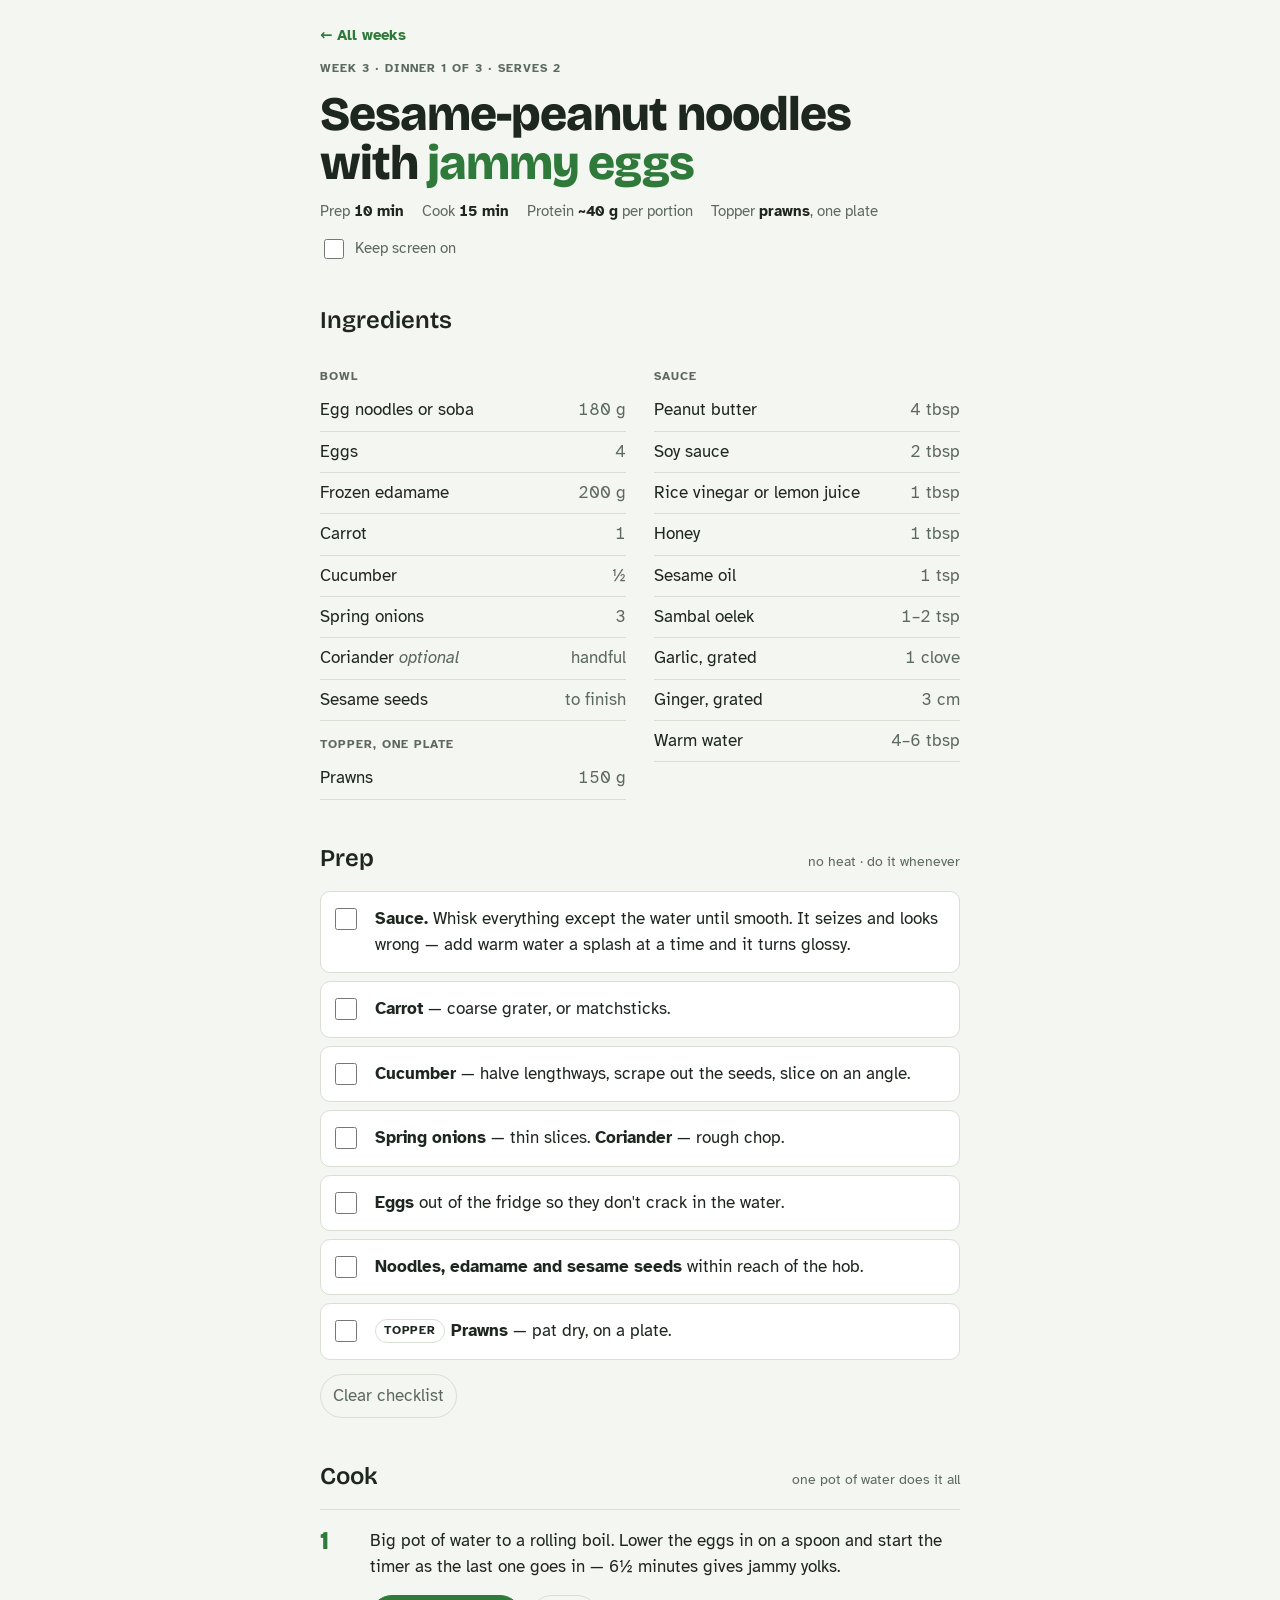
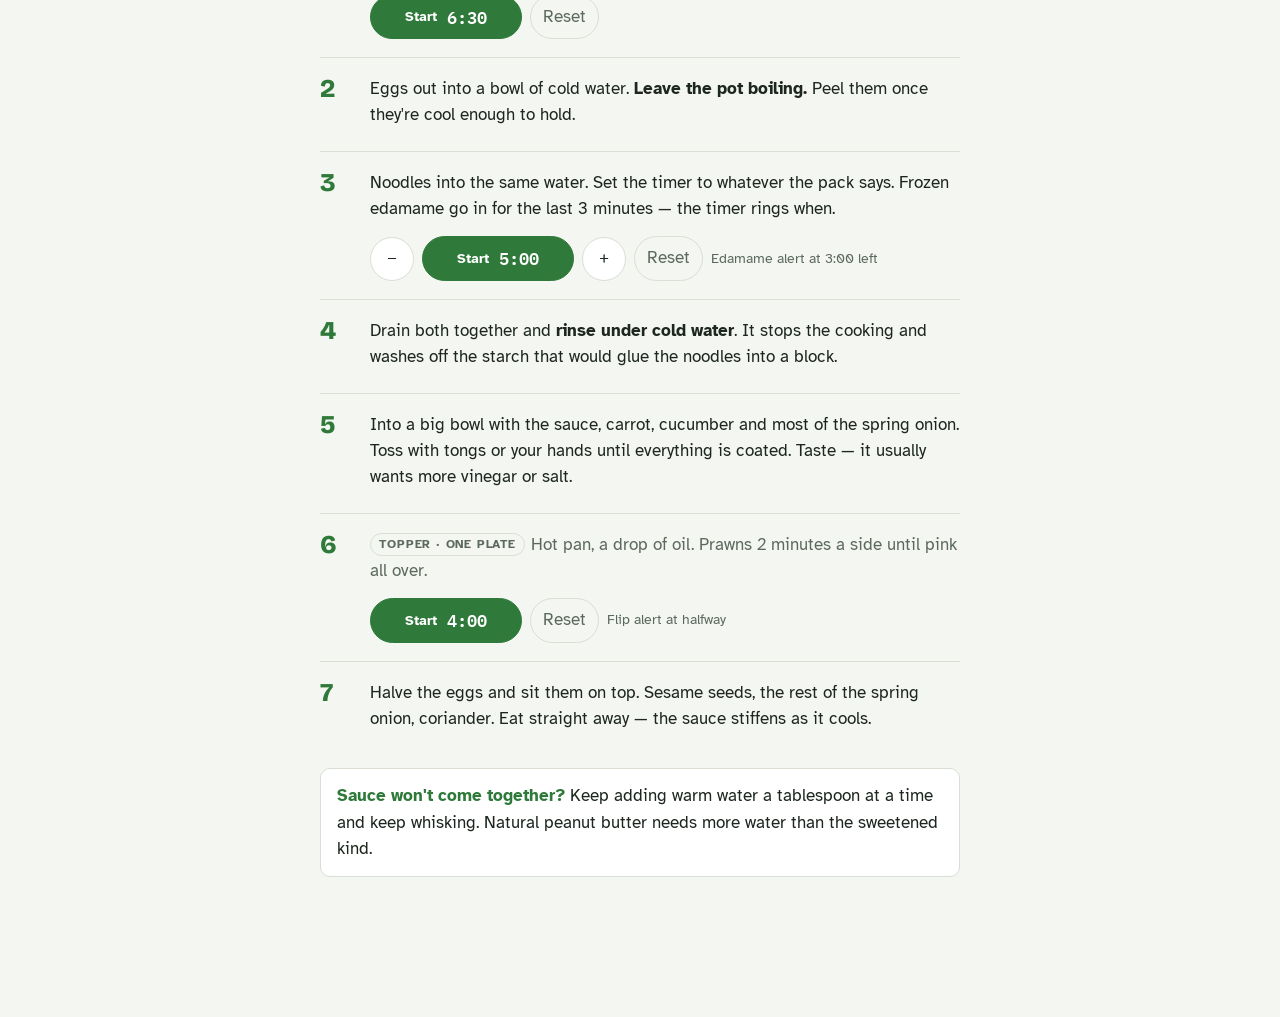
<file: week-03/noodles.html>
<!doctype html>
<html lang="en">
<head>
<meta charset="utf-8">
<meta name="viewport" content="width=device-width, initial-scale=1, viewport-fit=cover">
<title>Sesame-peanut noodles with jammy eggs</title>
<link rel="preconnect" href="https://fonts.googleapis.com">
<link rel="preconnect" href="https://fonts.gstatic.com" crossorigin>
<link rel="stylesheet" href="https://fonts.googleapis.com/css2?family=Bricolage+Grotesque:opsz,wght@12..96,600;12..96,800&family=Atkinson+Hyperlegible:ital,wght@0,400;0,700;1,400&family=IBM+Plex+Mono:wght@500;600&display=swap">
<link rel="icon" href="../assets/icon.svg" type="image/svg+xml">
<link rel="apple-touch-icon" href="../assets/apple-touch-icon.png">
<link rel="stylesheet" href="../assets/recipe.css">
</head>
<body data-key="w03-noodles">
<div class="wrap">
  <header>
    <a class="back" href="../">← All weeks</a>
    <div class="eyebrow">Week 3 · Dinner 1 of 3 · serves 2</div>
    <h1>Sesame-peanut noodles with <em>jammy eggs</em></h1>
    <div class="meta">
      <span>Prep <b>10 min</b></span>
      <span>Cook <b>15 min</b></span>
      <span>Protein <b>~40 g</b> per portion</span>
      <span>Topper <b>prawns</b>, one plate</span>
    </div>
    <div class="tools">
      <label class="switch" for="wake"><input type="checkbox" id="wake"> Keep screen on</label>
      <span id="wake-msg" class="cue-note" hidden></span>
    </div>
  </header>

  <section aria-labelledby="ing-h">
    <h2 id="ing-h">Ingredients</h2>
    <div class="ingredients">
      <div>
        <h3>Bowl</h3>
        <ul>
          <li><span>Egg noodles or soba</span><span>180 g</span></li>
          <li><span>Eggs</span><span>4</span></li>
          <li><span>Frozen edamame</span><span>200 g</span></li>
          <li><span>Carrot</span><span>1</span></li>
          <li><span>Cucumber</span><span>½</span></li>
          <li><span>Spring onions</span><span>3</span></li>
          <li><span>Coriander <span class="opt">optional</span></span><span>handful</span></li>
          <li><span>Sesame seeds</span><span>to finish</span></li>
        </ul>
        <h3>Topper, one plate</h3>
        <ul>
          <li><span>Prawns</span><span>150 g</span></li>
        </ul>
      </div>
      <div>
        <h3>Sauce</h3>
        <ul>
          <li><span>Peanut butter</span><span>4 tbsp</span></li>
          <li><span>Soy sauce</span><span>2 tbsp</span></li>
          <li><span>Rice vinegar or lemon juice</span><span>1 tbsp</span></li>
          <li><span>Honey</span><span>1 tbsp</span></li>
          <li><span>Sesame oil</span><span>1 tsp</span></li>
          <li><span>Sambal oelek</span><span>1–2 tsp</span></li>
          <li><span>Garlic, grated</span><span>1 clove</span></li>
          <li><span>Ginger, grated</span><span>3 cm</span></li>
          <li><span>Warm water</span><span>4–6 tbsp</span></li>
        </ul>
      </div>
    </div>
  </section>

  <section aria-labelledby="prep-h">
    <h2 id="prep-h">Prep <small>no heat · do it whenever</small></h2>
    <ul class="checklist" data-checklist="prep">
      <li><label for="p1"><input type="checkbox" id="p1"><div><strong>Sauce.</strong> Whisk everything except the water until smooth. It seizes and looks wrong — add warm water a splash at a time and it turns glossy.</div></label></li>
      <li><label for="p2"><input type="checkbox" id="p2"><div><strong>Carrot</strong> — coarse grater, or matchsticks.</div></label></li>
      <li><label for="p3"><input type="checkbox" id="p3"><div><strong>Cucumber</strong> — halve lengthways, scrape out the seeds, slice on an angle.</div></label></li>
      <li><label for="p4"><input type="checkbox" id="p4"><div><strong>Spring onions</strong> — thin slices. <strong>Coriander</strong> — rough chop.</div></label></li>
      <li><label for="p5"><input type="checkbox" id="p5"><div><strong>Eggs</strong> out of the fridge so they don't crack in the water.</div></label></li>
      <li><label for="p6"><input type="checkbox" id="p6"><div><strong>Noodles, edamame and sesame seeds</strong> within reach of the hob.</div></label></li>
      <li><label for="p7"><input type="checkbox" id="p7"><div><span class="tag">Topper</span><strong>Prawns</strong> — pat dry, on a plate.</div></label></li>
    </ul>
    <div><button type="button" class="ghost" data-clear="prep">Clear checklist</button></div>
  </section>

  <section aria-labelledby="cook-h">
    <h2 id="cook-h">Cook <small>one pot of water does it all</small></h2>
    <ol class="steps">
      <li>
        <p>Big pot of water to a rolling boil. Lower the eggs in on a spoon and start the timer as the last one goes in — 6½ minutes gives jammy yolks.</p>
        <div class="timer-row"><button type="button" class="timer" data-id="eggs" data-label="Eggs" data-secs="390"></button><button type="button" class="ghost" data-reset="eggs">Reset</button></div>
      </li>
      <li>
        <p>Eggs out into a bowl of cold water. <strong>Leave the pot boiling.</strong> Peel them once they're cool enough to hold.</p>
      </li>
      <li>
        <p>Noodles into the same water. Set the timer to whatever the pack says. Frozen edamame go in for the last 3 minutes — the timer rings when.</p>
        <div class="timer-row"><button type="button" class="adj" data-adj="noodles" data-delta="-30" aria-label="30 seconds less">−</button><button type="button" class="timer" data-id="noodles" data-label="Noodles" data-secs="300" data-cue="180" data-cue-text="Add the edamame now"></button><button type="button" class="adj" data-adj="noodles" data-delta="30" aria-label="30 seconds more">+</button><button type="button" class="ghost" data-reset="noodles">Reset</button><span class="cue-note" id="cue-noodles">Edamame alert at 3:00 left</span></div>
      </li>
      <li>
        <p>Drain both together and <strong>rinse under cold water</strong>. It stops the cooking and washes off the starch that would glue the noodles into a block.</p>
      </li>
      <li>
        <p>Into a big bowl with the sauce, carrot, cucumber and most of the spring onion. Toss with tongs or your hands until everything is coated. Taste — it usually wants more vinegar or salt.</p>
      </li>
      <li class="topper">
        <p><span class="tag">Topper · one plate</span>Hot pan, a drop of oil. Prawns 2 minutes a side until pink all over.</p>
        <div class="timer-row"><button type="button" class="timer" data-id="prawns" data-label="Prawns" data-secs="240" data-cue="120" data-cue-text="Flip the prawns"></button><button type="button" class="ghost" data-reset="prawns">Reset</button><span class="cue-note" id="cue-prawns">Flip alert at halfway</span></div>
      </li>
      <li>
        <p>Halve the eggs and sit them on top. Sesame seeds, the rest of the spring onion, coriander. Eat straight away — the sauce stiffens as it cools.</p>
      </li>
    </ol>
    <p class="fix"><b>Sauce won't come together?</b> Keep adding warm water a tablespoon at a time and keep whisking. Natural peanut butter needs more water than the sweetened kind.</p>
  </section>
</div>

<div class="tray" id="tray" hidden><div class="tray-inner" id="tray-inner"></div></div>
<script src="../assets/recipe.js"></script>
</body>
</html>
</file>
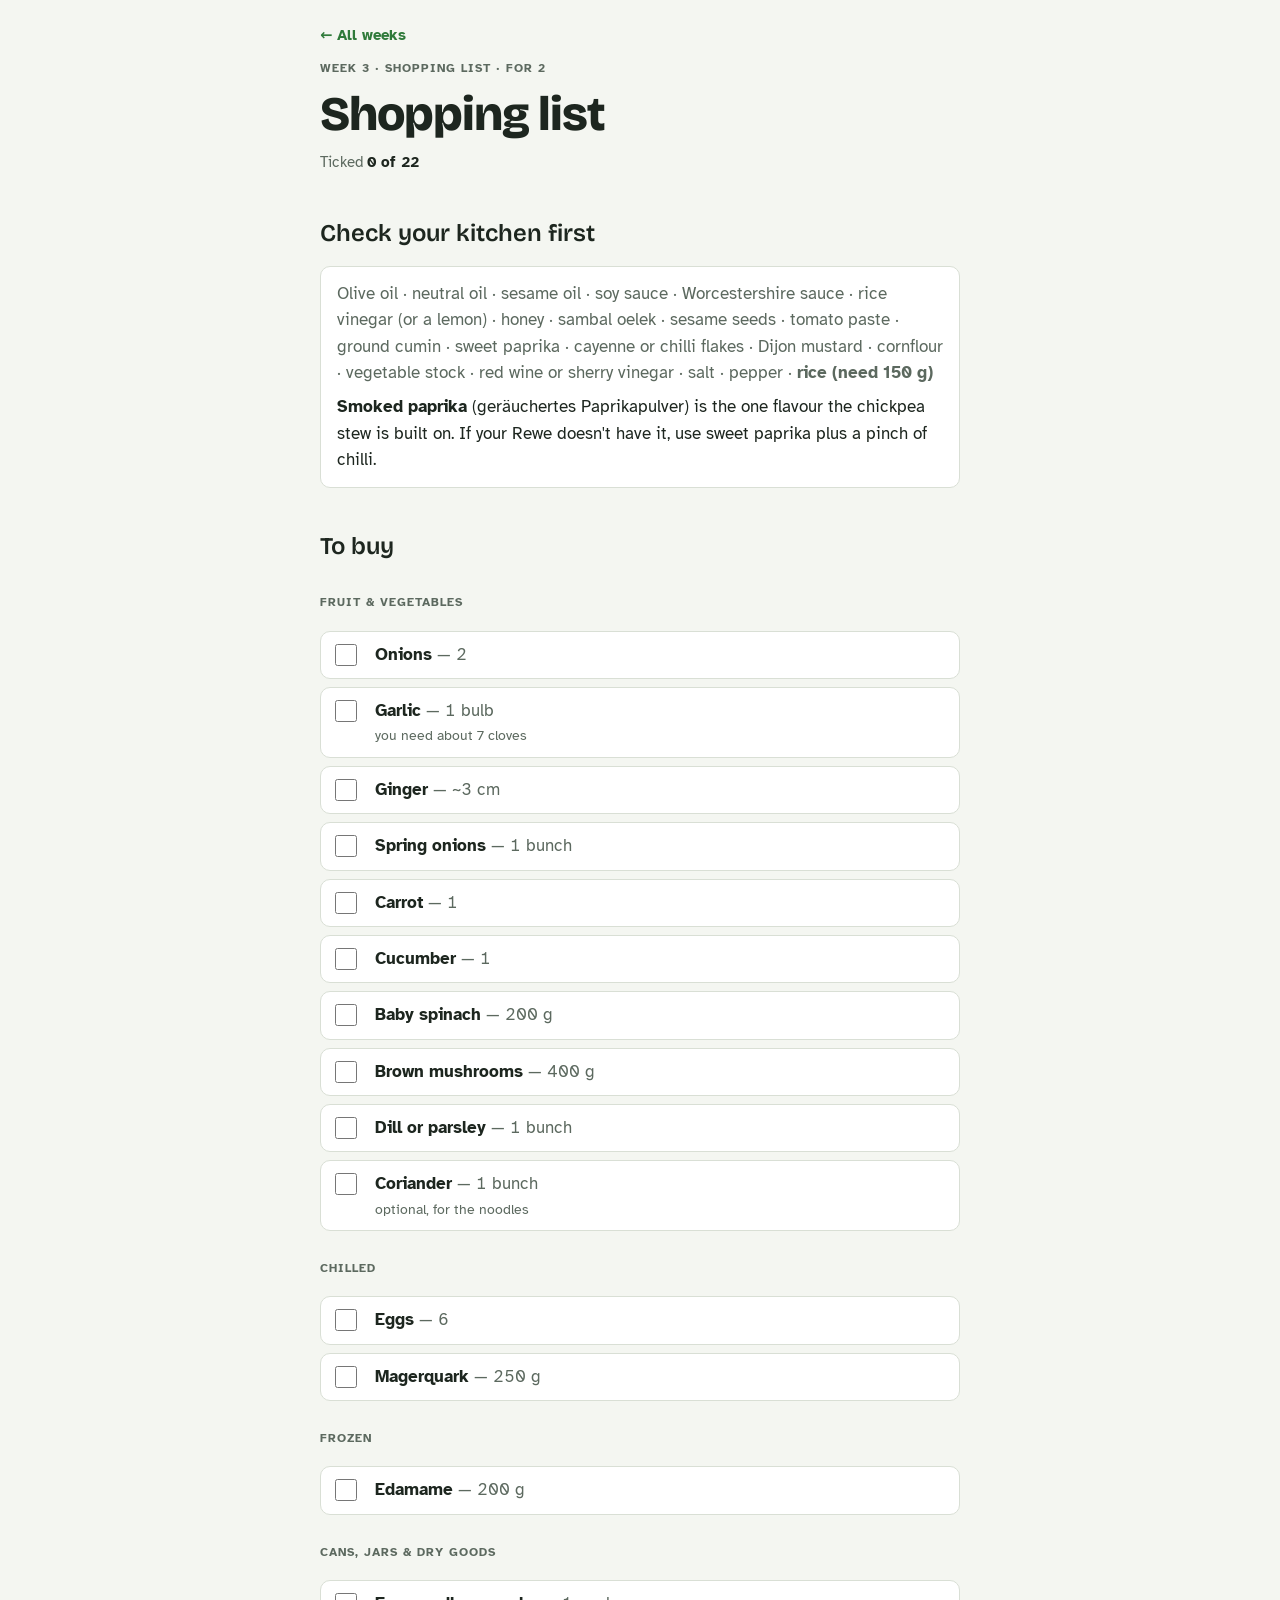
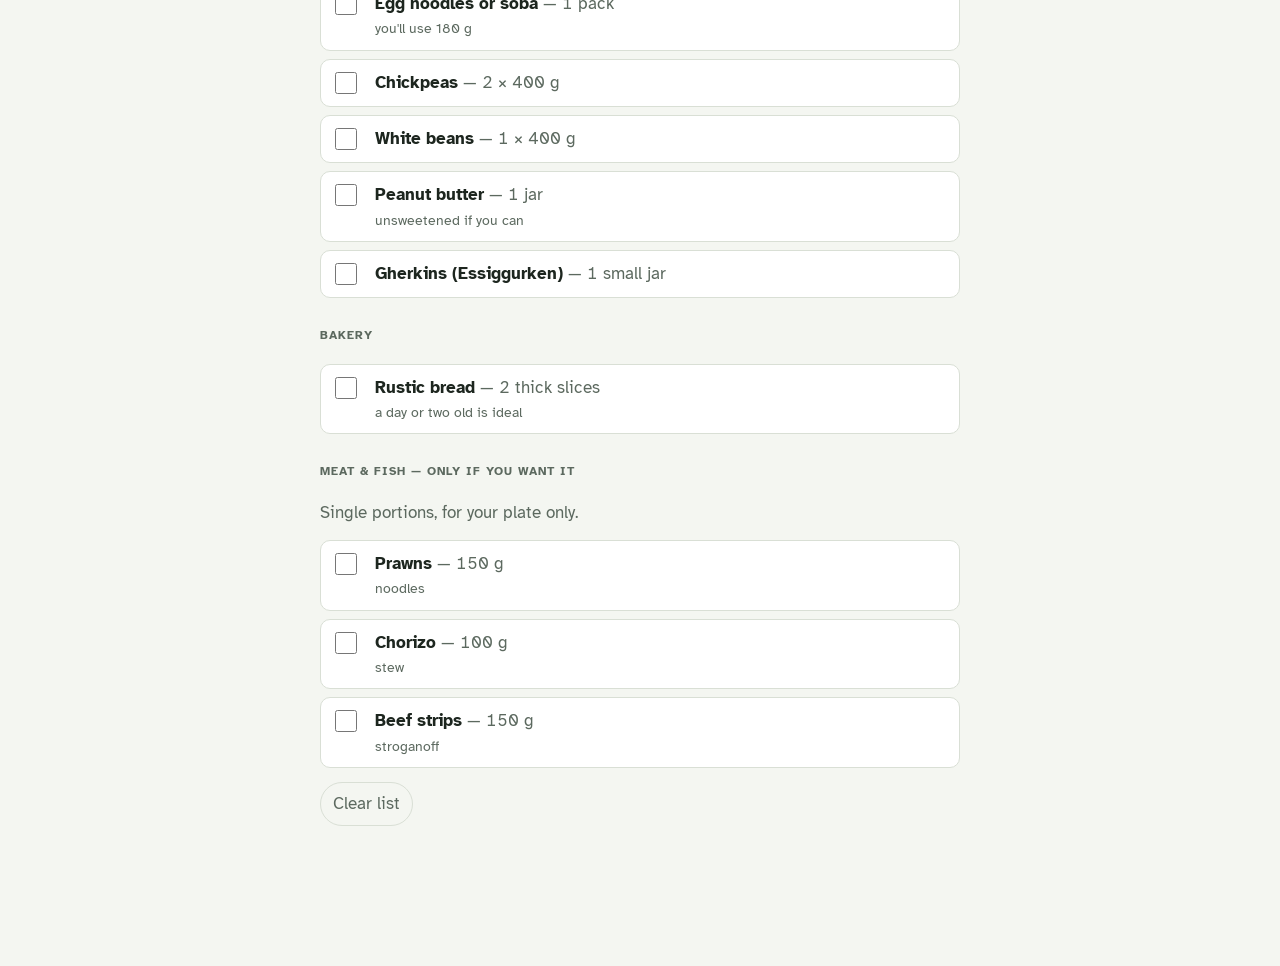
<file: week-03/shopping.html>
<!doctype html>
<html lang="en">
<head>
<meta charset="utf-8">
<meta name="viewport" content="width=device-width, initial-scale=1, viewport-fit=cover">
<title>Week 3 Shopping</title>
<link rel="preconnect" href="https://fonts.googleapis.com">
<link rel="preconnect" href="https://fonts.gstatic.com" crossorigin>
<link rel="stylesheet" href="https://fonts.googleapis.com/css2?family=Bricolage+Grotesque:opsz,wght@12..96,600;12..96,800&family=Atkinson+Hyperlegible:ital,wght@0,400;0,700;1,400&family=IBM+Plex+Mono:wght@500;600&display=swap">
<link rel="icon" href="../assets/icon.svg" type="image/svg+xml">
<link rel="apple-touch-icon" href="../assets/apple-touch-icon.png">
<link rel="stylesheet" href="../assets/recipe.css">
</head>
<body data-key="w03-shopping">
<div class="wrap">
  <header>
    <a class="back" href="../">← All weeks</a>
    <div class="eyebrow">Week 3 · shopping list · for 2</div>
    <h1>Shopping list</h1>
    <div class="meta"><span>Ticked <b data-count-for="shop">0 of 22</b></span></div>
  </header>

  <section aria-labelledby="check-h">
    <h2 id="check-h">Check your kitchen first</h2>
    <div class="staples">
      <p class="list">Olive oil · neutral oil · sesame oil · soy sauce · Worcestershire sauce · rice vinegar (or a lemon) · honey · sambal oelek · sesame seeds · tomato paste · ground cumin · sweet paprika · cayenne or chilli flakes · Dijon mustard · cornflour · vegetable stock · red wine or sherry vinegar · salt · pepper · <strong>rice (need 150 g)</strong></p>
    <p><strong>Smoked paprika</strong> (geräuchertes Paprikapulver) is the one flavour the chickpea stew is built on. If your Rewe doesn't have it, use sweet paprika plus a pinch of chilli.</p>
    </div>
  </section>

  <section aria-labelledby="buy-h" class="shop">
    <h2 id="buy-h">To buy</h2>
    <h3>Fruit & vegetables</h3>
    <ul class="checklist compact" data-checklist="shop">
      <li><label for="s1"><input type="checkbox" id="s1"><div><strong>Onions</strong> <span class="qty">— 2</span></div></label></li>
      <li><label for="s2"><input type="checkbox" id="s2"><div><strong>Garlic</strong> <span class="qty">— 1 bulb</span><span class="note">you need about 7 cloves</span></div></label></li>
      <li><label for="s3"><input type="checkbox" id="s3"><div><strong>Ginger</strong> <span class="qty">— ~3 cm</span></div></label></li>
      <li><label for="s4"><input type="checkbox" id="s4"><div><strong>Spring onions</strong> <span class="qty">— 1 bunch</span></div></label></li>
      <li><label for="s5"><input type="checkbox" id="s5"><div><strong>Carrot</strong> <span class="qty">— 1</span></div></label></li>
      <li><label for="s6"><input type="checkbox" id="s6"><div><strong>Cucumber</strong> <span class="qty">— 1</span></div></label></li>
      <li><label for="s7"><input type="checkbox" id="s7"><div><strong>Baby spinach</strong> <span class="qty">— 200 g</span></div></label></li>
      <li><label for="s8"><input type="checkbox" id="s8"><div><strong>Brown mushrooms</strong> <span class="qty">— 400 g</span></div></label></li>
      <li><label for="s9"><input type="checkbox" id="s9"><div><strong>Dill or parsley</strong> <span class="qty">— 1 bunch</span></div></label></li>
      <li><label for="s10"><input type="checkbox" id="s10"><div><strong>Coriander</strong> <span class="qty">— 1 bunch</span><span class="note">optional, for the noodles</span></div></label></li>
    </ul>
    <h3>Chilled</h3>
    <ul class="checklist compact" data-checklist="shop">
      <li><label for="s11"><input type="checkbox" id="s11"><div><strong>Eggs</strong> <span class="qty">— 6</span></div></label></li>
      <li><label for="s12"><input type="checkbox" id="s12"><div><strong>Magerquark</strong> <span class="qty">— 250 g</span></div></label></li>
    </ul>
    <h3>Frozen</h3>
    <ul class="checklist compact" data-checklist="shop">
      <li><label for="s13"><input type="checkbox" id="s13"><div><strong>Edamame</strong> <span class="qty">— 200 g</span></div></label></li>
    </ul>
    <h3>Cans, jars & dry goods</h3>
    <ul class="checklist compact" data-checklist="shop">
      <li><label for="s14"><input type="checkbox" id="s14"><div><strong>Egg noodles or soba</strong> <span class="qty">— 1 pack</span><span class="note">you'll use 180 g</span></div></label></li>
      <li><label for="s15"><input type="checkbox" id="s15"><div><strong>Chickpeas</strong> <span class="qty">— 2 × 400 g</span></div></label></li>
      <li><label for="s16"><input type="checkbox" id="s16"><div><strong>White beans</strong> <span class="qty">— 1 × 400 g</span></div></label></li>
      <li><label for="s17"><input type="checkbox" id="s17"><div><strong>Peanut butter</strong> <span class="qty">— 1 jar</span><span class="note">unsweetened if you can</span></div></label></li>
      <li><label for="s18"><input type="checkbox" id="s18"><div><strong>Gherkins (Essiggurken)</strong> <span class="qty">— 1 small jar</span></div></label></li>
    </ul>
    <h3>Bakery</h3>
    <ul class="checklist compact" data-checklist="shop">
      <li><label for="s19"><input type="checkbox" id="s19"><div><strong>Rustic bread</strong> <span class="qty">— 2 thick slices</span><span class="note">a day or two old is ideal</span></div></label></li>
    </ul>
    <h3>Meat & fish — only if you want it</h3>
    <p class="lede">Single portions, for your plate only.</p>
    <ul class="checklist compact" data-checklist="shop">
      <li><label for="s20"><input type="checkbox" id="s20"><div><strong>Prawns</strong> <span class="qty">— 150 g</span><span class="note">noodles</span></div></label></li>
      <li><label for="s21"><input type="checkbox" id="s21"><div><strong>Chorizo</strong> <span class="qty">— 100 g</span><span class="note">stew</span></div></label></li>
      <li><label for="s22"><input type="checkbox" id="s22"><div><strong>Beef strips</strong> <span class="qty">— 150 g</span><span class="note">stroganoff</span></div></label></li>
    </ul>
    <div><button type="button" class="ghost" data-clear="shop">Clear list</button></div>
  </section>
</div>
<script src="../assets/recipe.js"></script>
</body>
</html>
</file>
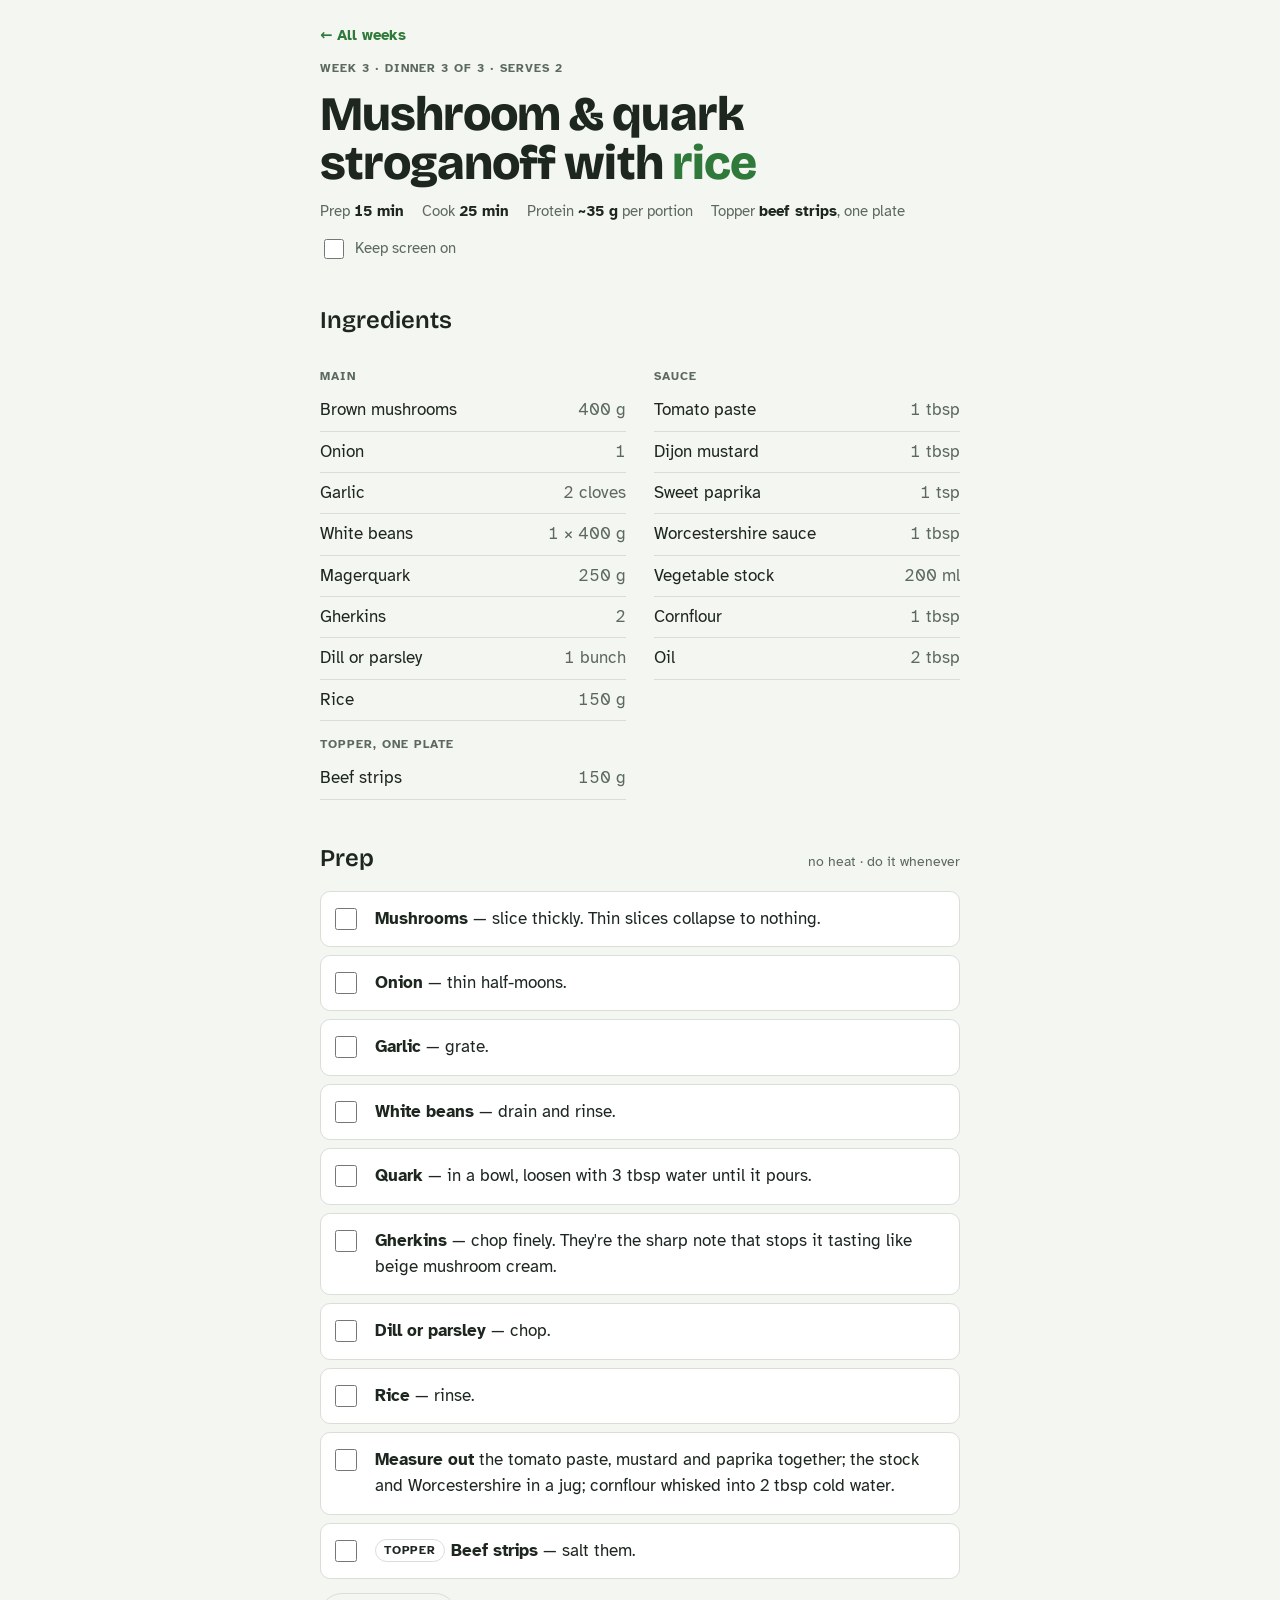
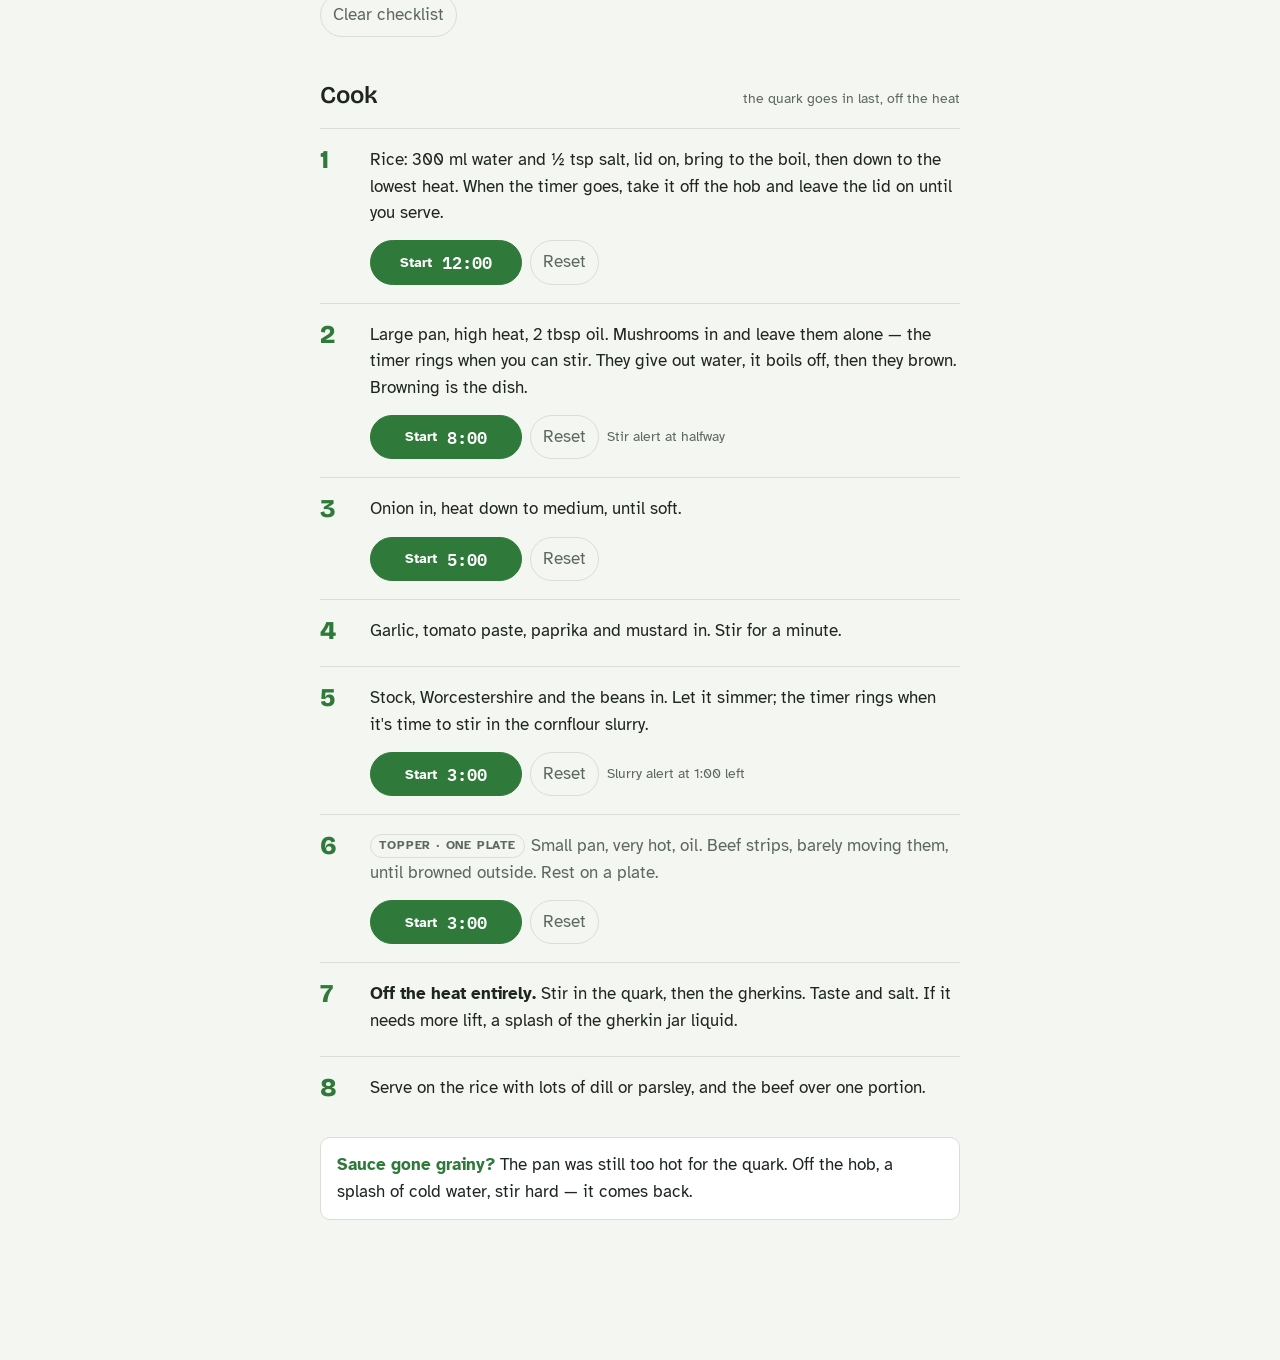
<file: week-03/stroganoff.html>
<!doctype html>
<html lang="en">
<head>
<meta charset="utf-8">
<meta name="viewport" content="width=device-width, initial-scale=1, viewport-fit=cover">
<title>Mushroom &amp; quark stroganoff with rice</title>
<link rel="preconnect" href="https://fonts.googleapis.com">
<link rel="preconnect" href="https://fonts.gstatic.com" crossorigin>
<link rel="stylesheet" href="https://fonts.googleapis.com/css2?family=Bricolage+Grotesque:opsz,wght@12..96,600;12..96,800&family=Atkinson+Hyperlegible:ital,wght@0,400;0,700;1,400&family=IBM+Plex+Mono:wght@500;600&display=swap">
<link rel="icon" href="../assets/icon.svg" type="image/svg+xml">
<link rel="apple-touch-icon" href="../assets/apple-touch-icon.png">
<link rel="stylesheet" href="../assets/recipe.css">
</head>
<body data-key="w03-stroganoff">
<div class="wrap">
  <header>
    <a class="back" href="../">← All weeks</a>
    <div class="eyebrow">Week 3 · Dinner 3 of 3 · serves 2</div>
    <h1>Mushroom &amp; quark stroganoff with <em>rice</em></h1>
    <div class="meta">
      <span>Prep <b>15 min</b></span>
      <span>Cook <b>25 min</b></span>
      <span>Protein <b>~35 g</b> per portion</span>
      <span>Topper <b>beef strips</b>, one plate</span>
    </div>
    <div class="tools">
      <label class="switch" for="wake"><input type="checkbox" id="wake"> Keep screen on</label>
      <span id="wake-msg" class="cue-note" hidden></span>
    </div>
  </header>

  <section aria-labelledby="ing-h">
    <h2 id="ing-h">Ingredients</h2>
    <div class="ingredients">
      <div>
        <h3>Main</h3>
        <ul>
          <li><span>Brown mushrooms</span><span>400 g</span></li>
          <li><span>Onion</span><span>1</span></li>
          <li><span>Garlic</span><span>2 cloves</span></li>
          <li><span>White beans</span><span>1 × 400 g</span></li>
          <li><span>Magerquark</span><span>250 g</span></li>
          <li><span>Gherkins</span><span>2</span></li>
          <li><span>Dill or parsley</span><span>1 bunch</span></li>
          <li><span>Rice</span><span>150 g</span></li>
        </ul>
        <h3>Topper, one plate</h3>
        <ul>
          <li><span>Beef strips</span><span>150 g</span></li>
        </ul>
      </div>
      <div>
        <h3>Sauce</h3>
        <ul>
          <li><span>Tomato paste</span><span>1 tbsp</span></li>
          <li><span>Dijon mustard</span><span>1 tbsp</span></li>
          <li><span>Sweet paprika</span><span>1 tsp</span></li>
          <li><span>Worcestershire sauce</span><span>1 tbsp</span></li>
          <li><span>Vegetable stock</span><span>200 ml</span></li>
          <li><span>Cornflour</span><span>1 tbsp</span></li>
          <li><span>Oil</span><span>2 tbsp</span></li>
        </ul>
      </div>
    </div>
  </section>

  <section aria-labelledby="prep-h">
    <h2 id="prep-h">Prep <small>no heat · do it whenever</small></h2>
    <ul class="checklist" data-checklist="prep">
      <li><label for="p1"><input type="checkbox" id="p1"><div><strong>Mushrooms</strong> — slice thickly. Thin slices collapse to nothing.</div></label></li>
      <li><label for="p2"><input type="checkbox" id="p2"><div><strong>Onion</strong> — thin half-moons.</div></label></li>
      <li><label for="p3"><input type="checkbox" id="p3"><div><strong>Garlic</strong> — grate.</div></label></li>
      <li><label for="p4"><input type="checkbox" id="p4"><div><strong>White beans</strong> — drain and rinse.</div></label></li>
      <li><label for="p5"><input type="checkbox" id="p5"><div><strong>Quark</strong> — in a bowl, loosen with 3 tbsp water until it pours.</div></label></li>
      <li><label for="p6"><input type="checkbox" id="p6"><div><strong>Gherkins</strong> — chop finely. They're the sharp note that stops it tasting like beige mushroom cream.</div></label></li>
      <li><label for="p7"><input type="checkbox" id="p7"><div><strong>Dill or parsley</strong> — chop.</div></label></li>
      <li><label for="p8"><input type="checkbox" id="p8"><div><strong>Rice</strong> — rinse.</div></label></li>
      <li><label for="p9"><input type="checkbox" id="p9"><div><strong>Measure out</strong> the tomato paste, mustard and paprika together; the stock and Worcestershire in a jug; cornflour whisked into 2 tbsp cold water.</div></label></li>
      <li><label for="p10"><input type="checkbox" id="p10"><div><span class="tag">Topper</span><strong>Beef strips</strong> — salt them.</div></label></li>
    </ul>
    <div><button type="button" class="ghost" data-clear="prep">Clear checklist</button></div>
  </section>

  <section aria-labelledby="cook-h">
    <h2 id="cook-h">Cook <small>the quark goes in last, off the heat</small></h2>
    <ol class="steps">
      <li>
        <p>Rice: 300 ml water and ½ tsp salt, lid on, bring to the boil, then down to the lowest heat. When the timer goes, take it off the hob and leave the lid on until you serve.</p>
        <div class="timer-row"><button type="button" class="timer" data-id="rice" data-label="Rice" data-secs="720"></button><button type="button" class="ghost" data-reset="rice">Reset</button></div>
      </li>
      <li>
        <p>Large pan, high heat, 2 tbsp oil. Mushrooms in and leave them alone — the timer rings when you can stir. They give out water, it boils off, then they brown. Browning is the dish.</p>
        <div class="timer-row"><button type="button" class="timer" data-id="mush" data-label="Mushrooms" data-secs="480" data-cue="240" data-cue-text="Now you can stir the mushrooms"></button><button type="button" class="ghost" data-reset="mush">Reset</button><span class="cue-note" id="cue-mush">Stir alert at halfway</span></div>
      </li>
      <li>
        <p>Onion in, heat down to medium, until soft.</p>
        <div class="timer-row"><button type="button" class="timer" data-id="onion" data-label="Onion" data-secs="300"></button><button type="button" class="ghost" data-reset="onion">Reset</button></div>
      </li>
      <li>
        <p>Garlic, tomato paste, paprika and mustard in. Stir for a minute.</p>
      </li>
      <li>
        <p>Stock, Worcestershire and the beans in. Let it simmer; the timer rings when it's time to stir in the cornflour slurry.</p>
        <div class="timer-row"><button type="button" class="timer" data-id="sauce" data-label="Sauce" data-secs="180" data-cue="60" data-cue-text="Stir in the cornflour slurry"></button><button type="button" class="ghost" data-reset="sauce">Reset</button><span class="cue-note" id="cue-sauce">Slurry alert at 1:00 left</span></div>
      </li>
      <li class="topper">
        <p><span class="tag">Topper · one plate</span>Small pan, very hot, oil. Beef strips, barely moving them, until browned outside. Rest on a plate.</p>
        <div class="timer-row"><button type="button" class="timer" data-id="beef" data-label="Beef" data-secs="180"></button><button type="button" class="ghost" data-reset="beef">Reset</button></div>
      </li>
      <li>
        <p><strong>Off the heat entirely.</strong> Stir in the quark, then the gherkins. Taste and salt. If it needs more lift, a splash of the gherkin jar liquid.</p>
      </li>
      <li>
        <p>Serve on the rice with lots of dill or parsley, and the beef over one portion.</p>
      </li>
    </ol>
    <p class="fix"><b>Sauce gone grainy?</b> The pan was still too hot for the quark. Off the hob, a splash of cold water, stir hard — it comes back.</p>
  </section>
</div>

<div class="tray" id="tray" hidden><div class="tray-inner" id="tray-inner"></div></div>
<script src="../assets/recipe.js"></script>
</body>
</html>
</file>
<file: assets/recipe.css>
/* Recipes site — shared styles.
   Layout: one phone-width column read at arm's length on the counter.
   Recipe pages: ingredients, prep checklist, cook steps with built-in timers; running timers dock to a bottom tray. */
:root {
  --bg: #f4f6f1;
  --surface: #ffffff;
  --ink: #1d261f;
  --muted: #5c695f;
  --line: #d9dfd5;
  --accent: #2f7a3a;      /* spring onion */
  --accent-ink: #ffffff;
  --yolk: #f0a91c;        /* running timer / alarm */
  --yolk-ink: #2a1d00;
  --cue: #fff2cf;
  --font-display: "Bricolage Grotesque", "Avenir Next", "Segoe UI", system-ui, sans-serif;
  --font-body: "Atkinson Hyperlegible", "Segoe UI", system-ui, sans-serif;
  --font-mono: "IBM Plex Mono", ui-monospace, "SFMono-Regular", Menlo, monospace;
  --step: 1.0625rem;
  color-scheme: light;
}
@media (prefers-color-scheme: dark) {
  :root {
    --bg: #121612; --surface: #1b211c; --ink: #e5ebe2; --muted: #9ba79c; --line: #2d362e;
    --accent: #78c46f; --accent-ink: #0d1a0c; --yolk: #f4b43a; --yolk-ink: #231700; --cue: #3a2f12;
    color-scheme: dark;
  }
}

* { box-sizing: border-box; }
[hidden] { display: none !important; }
html { padding-top: env(safe-area-inset-top, 0px); }
body {
  margin: 0;
  background: var(--bg);
  color: var(--ink);
  font-family: var(--font-body);
  font-size: var(--step);
  line-height: 1.55;
  padding-left: max(16px, env(safe-area-inset-left, 0px));
  padding-right: max(16px, env(safe-area-inset-right, 0px));
  padding-block: 24px 140px;
}
.wrap { max-width: 640px; margin-inline: auto; display: grid; gap: 40px; }

header { display: grid; gap: 12px; }
.back { color: var(--accent); font-weight: 700; text-decoration: none; font-size: .92rem; justify-self: start; }
.back:hover { text-decoration: underline; }
.eyebrow { font-size: .78rem; letter-spacing: .08em; text-transform: uppercase; color: var(--muted); font-weight: 700; }
h1 {
  font-family: var(--font-display); font-weight: 800; font-size: clamp(2.1rem, 8vw, 3rem);
  line-height: 1.02; letter-spacing: -.02em; margin: 0; text-wrap: balance;
}
h1 em { font-style: normal; color: var(--accent); }
.meta { display: flex; flex-wrap: wrap; gap: 8px 18px; color: var(--muted); font-size: .95rem; }
.meta b { color: var(--ink); font-variant-numeric: tabular-nums; }
.tools { display: flex; flex-wrap: wrap; gap: 10px; align-items: center; }
.intro { margin: 0; color: var(--muted); max-width: 60ch; }

h2 {
  font-family: var(--font-display); font-weight: 600; font-size: 1.5rem; margin: 0;
  display: flex; align-items: baseline; justify-content: space-between; gap: 12px; flex-wrap: wrap;
}
h2 small { font-family: var(--font-body); font-size: .9rem; font-weight: 400; color: var(--muted); }
section { display: grid; gap: 14px; }
.lede { margin: 0; color: var(--muted); max-width: 60ch; }

/* ingredients */
.ingredients { display: grid; grid-template-columns: 1fr 1fr; gap: 0 28px; }
@media (max-width: 520px) { .ingredients { grid-template-columns: 1fr; } }
.ingredients h3, .shop h3 { font-size: .78rem; letter-spacing: .08em; text-transform: uppercase; color: var(--muted); margin: 14px 0 4px; }
.ingredients ul { list-style: none; margin: 0; padding: 0; }
.ingredients li { display: flex; justify-content: space-between; gap: 12px; padding: 7px 0; border-bottom: 1px solid var(--line); }
.ingredients li span:last-child { color: var(--muted); font-variant-numeric: tabular-nums; text-align: right; white-space: nowrap; }
.opt { color: var(--muted); font-style: italic; }

/* checklists (prep + shopping) */
.checklist { list-style: none; margin: 0; padding: 0; display: grid; gap: 8px; }
.checklist label {
  display: grid; grid-template-columns: 28px 1fr; gap: 12px; align-items: start;
  background: var(--surface); border: 1px solid var(--line); border-radius: 10px;
  padding: 14px; cursor: pointer;
}
.checklist input { width: 22px; height: 22px; margin: 2px 0 0; accent-color: var(--accent); cursor: pointer; }
.checklist input:checked + div { color: var(--muted); text-decoration: line-through; text-decoration-color: var(--line); }
.checklist strong { font-weight: 700; }
.checklist .qty { color: var(--muted); font-variant-numeric: tabular-nums; }
.checklist .note { display: block; color: var(--muted); font-size: .9rem; }
.checklist input:checked + div .note { display: none; }
.checklist.compact label { padding: 10px 14px; }

.staples { background: var(--surface); border: 1px solid var(--line); border-radius: 10px; padding: 14px 16px; display: grid; gap: 8px; }
.staples p { margin: 0; }
.staples .list { color: var(--muted); }

/* cook steps */
.steps { list-style: none; counter-reset: step; margin: 0; padding: 0; display: grid; gap: 0; }
.steps > li {
  counter-increment: step; display: grid; grid-template-columns: 2.4rem 1fr; gap: 4px 12px;
  padding: 18px 0; border-top: 1px solid var(--line);
}
.steps > li::before {
  content: counter(step); font-family: var(--font-display); font-weight: 800; font-size: 1.6rem;
  line-height: 1; color: var(--accent); grid-row: span 2;
}
.steps p { margin: 0; min-width: 0; }
.topper { color: var(--muted); }
.tag {
  display: inline-block; font-size: .72rem; letter-spacing: .07em; text-transform: uppercase; font-weight: 700;
  border: 1px solid var(--line); border-radius: 999px; padding: 2px 8px; margin-right: 6px; vertical-align: 2px;
}
.timer-row { display: flex; flex-wrap: wrap; align-items: center; gap: 8px; margin-top: 10px; grid-column: 2; }

button {
  font: inherit; cursor: pointer; border-radius: 999px; border: 1px solid var(--line);
  background: var(--surface); color: var(--ink); padding: 8px 14px; min-height: 44px;
}
button:focus-visible, input:focus-visible, a:focus-visible { outline: 3px solid var(--accent); outline-offset: 2px; }
.timer {
  font-family: var(--font-mono); font-weight: 600; font-variant-numeric: tabular-nums;
  background: var(--accent); color: var(--accent-ink); border-color: var(--accent);
  padding-inline: 18px; min-width: 9.5rem; display: inline-flex; gap: 10px; align-items: center; justify-content: center;
}
.timer[data-state="running"] { background: var(--yolk); border-color: var(--yolk); color: var(--yolk-ink); }
.timer[data-state="paused"]  { background: var(--surface); color: var(--ink); border-color: var(--yolk); }
.timer[data-state="done"]    { background: var(--surface); color: var(--accent); border-color: var(--accent); }
.timer .lbl { font-family: var(--font-body); font-weight: 700; font-size: .85rem; }
.ghost { background: transparent; color: var(--muted); padding-inline: 12px; }
.adj { width: 44px; padding: 0; font-family: var(--font-mono); }
.cue-note { font-size: .88rem; color: var(--muted); }
.cue-live { background: var(--cue); border-radius: 8px; padding: 6px 10px; font-weight: 700; color: var(--ink); }

.fix { background: var(--surface); border: 1px solid var(--line); border-radius: 10px; padding: 14px 16px; margin: 0; }
.fix b { color: var(--accent); }

.switch { display: inline-flex; align-items: center; gap: 8px; color: var(--muted); font-size: .92rem; }
.switch input { width: 20px; height: 20px; accent-color: var(--accent); }

/* tray of running timers */
.tray {
  position: fixed; left: 0; right: 0; bottom: 0; z-index: 10;
  background: var(--surface); border-top: 1px solid var(--line);
  padding-top: 10px;
  padding-bottom: calc(10px + env(safe-area-inset-bottom, 0px));
  padding-left: max(16px, env(safe-area-inset-left, 0px));
  padding-right: max(16px, env(safe-area-inset-right, 0px));
  box-shadow: 0 -6px 20px rgb(0 0 0 / .08);
}
.tray-inner { max-width: 640px; margin-inline: auto; display: flex; flex-wrap: wrap; gap: 8px; }
.chip {
  font-family: var(--font-mono); font-variant-numeric: tabular-nums; font-weight: 600;
  background: var(--yolk); color: var(--yolk-ink); border-color: var(--yolk);
}
.chip[data-state="paused"] { background: var(--surface); color: var(--ink); }
.chip[data-state="done"] { background: var(--accent); color: var(--accent-ink); border-color: var(--accent); }
.chip span { font-family: var(--font-body); font-weight: 700; margin-right: 8px; }

/* start page */
.weeks { display: grid; gap: 14px; }
.week { background: var(--surface); border: 1px solid var(--line); border-radius: 14px; }
.week summary {
  list-style: none; cursor: pointer; padding: 16px 18px; display: flex; align-items: baseline; justify-content: space-between; gap: 12px;
}
.week summary::-webkit-details-marker { display: none; }
.week summary .wk { font-family: var(--font-display); font-weight: 800; font-size: 1.6rem; line-height: 1.1; }
.week summary .wk-meta { color: var(--muted); font-size: .92rem; }
.week summary::after { content: "+"; font-family: var(--font-mono); color: var(--muted); font-size: 1.3rem; }
.week[open] summary::after { content: "−"; }
.week-body { padding: 0 18px 18px; display: grid; gap: 8px; }
.week-body a.row {
  display: grid; grid-template-columns: 1fr auto; gap: 2px 12px; align-items: center;
  text-decoration: none; color: inherit; padding: 12px 14px; border: 1px solid var(--line); border-radius: 10px; background: var(--bg);
}
.week-body a.row:hover { border-color: var(--accent); }
.week-body a.shop-row { background: var(--accent); color: var(--accent-ink); border-color: var(--accent); }
.week-body a.shop-row .row-meta { color: inherit; opacity: .85; }
.row-name { font-weight: 700; }
.row-meta { color: var(--muted); font-size: .88rem; font-variant-numeric: tabular-nums; grid-column: 1; }
.row-go { grid-row: span 2; grid-column: 2; font-family: var(--font-mono); }
.dropped { padding: 12px 14px; border: 1px dashed var(--line); border-radius: 10px; color: var(--muted); }
.dropped s { text-decoration-color: var(--muted); }
.badge {
  display: inline-block; font-size: .7rem; letter-spacing: .07em; text-transform: uppercase; font-weight: 700;
  border-radius: 999px; padding: 1px 7px; margin-left: 6px; vertical-align: 2px; border: 1px solid currentColor;
}
.badge.keep { color: var(--accent); }
.badge.second { color: var(--muted); }
.week-notes { margin: 6px 0 0; padding-left: 18px; color: var(--muted); font-size: .92rem; }
.week.box { border-left: 4px solid var(--accent); }
</file>
